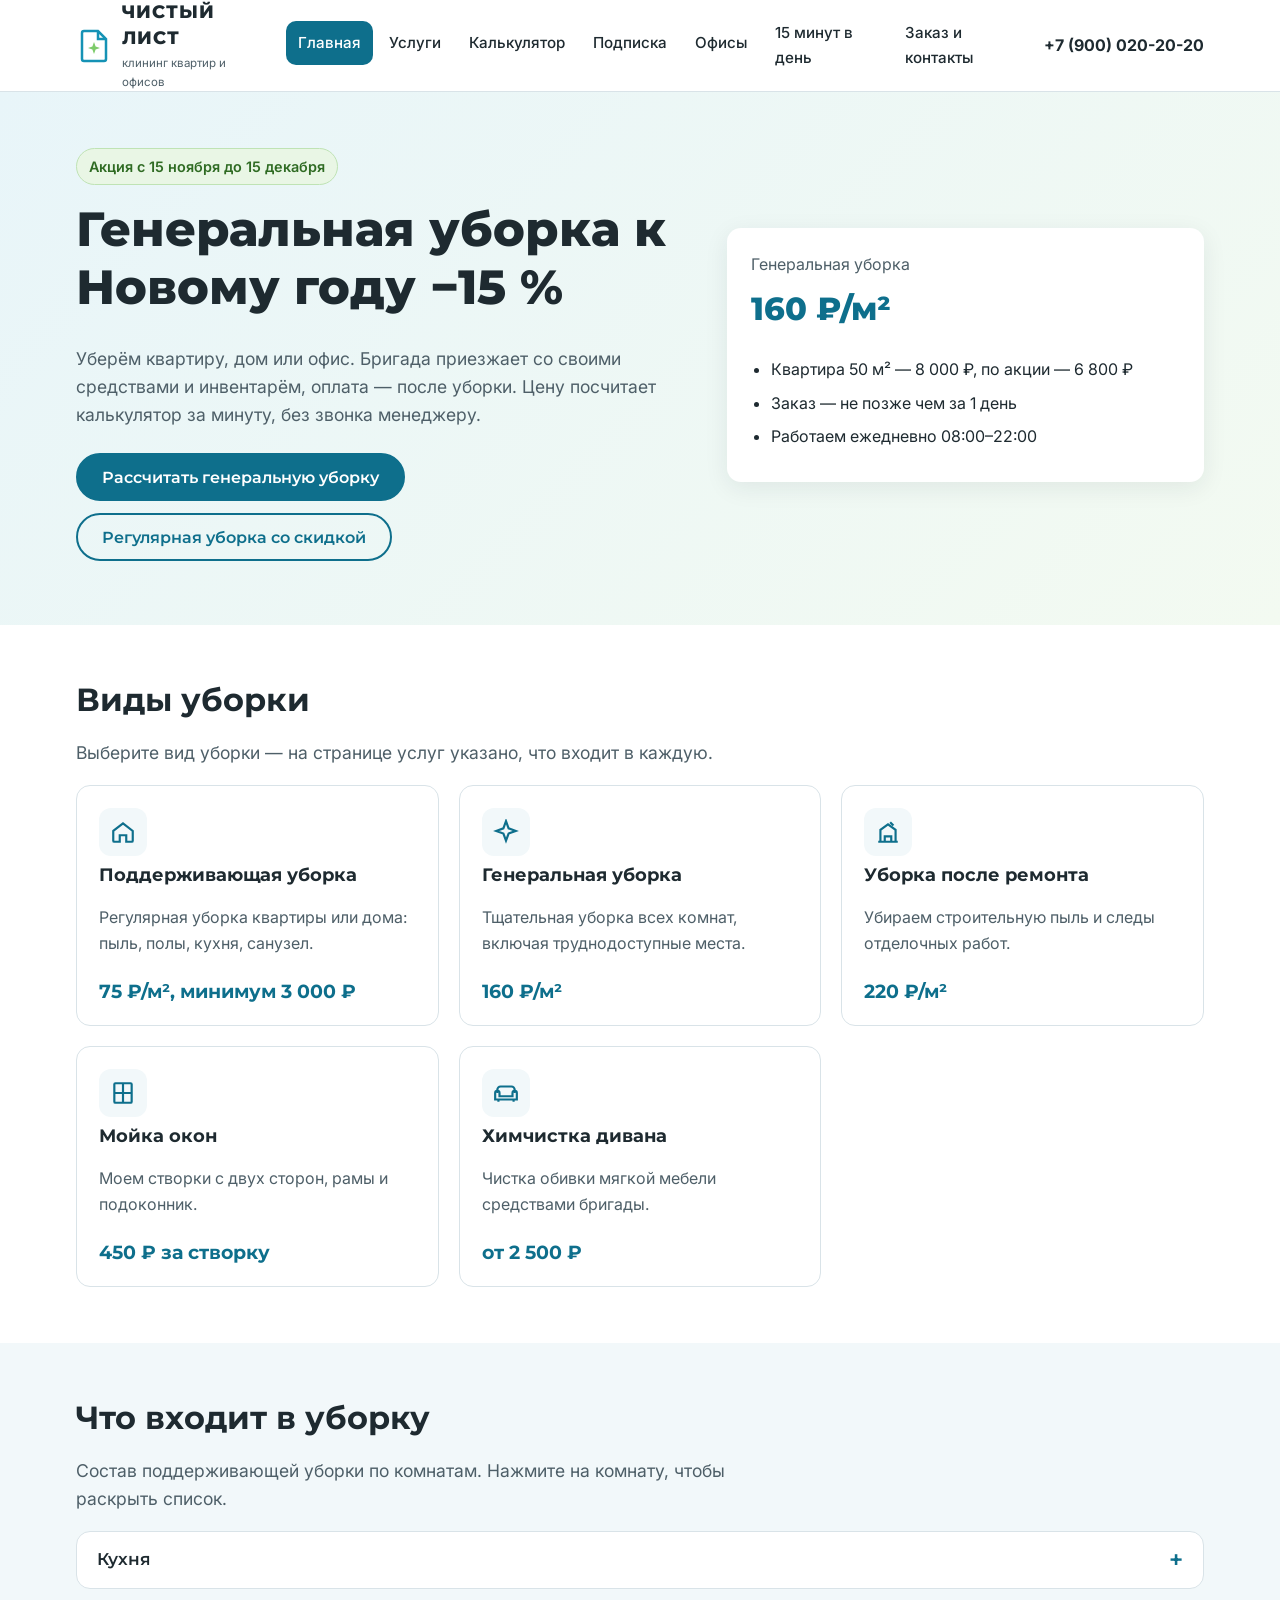
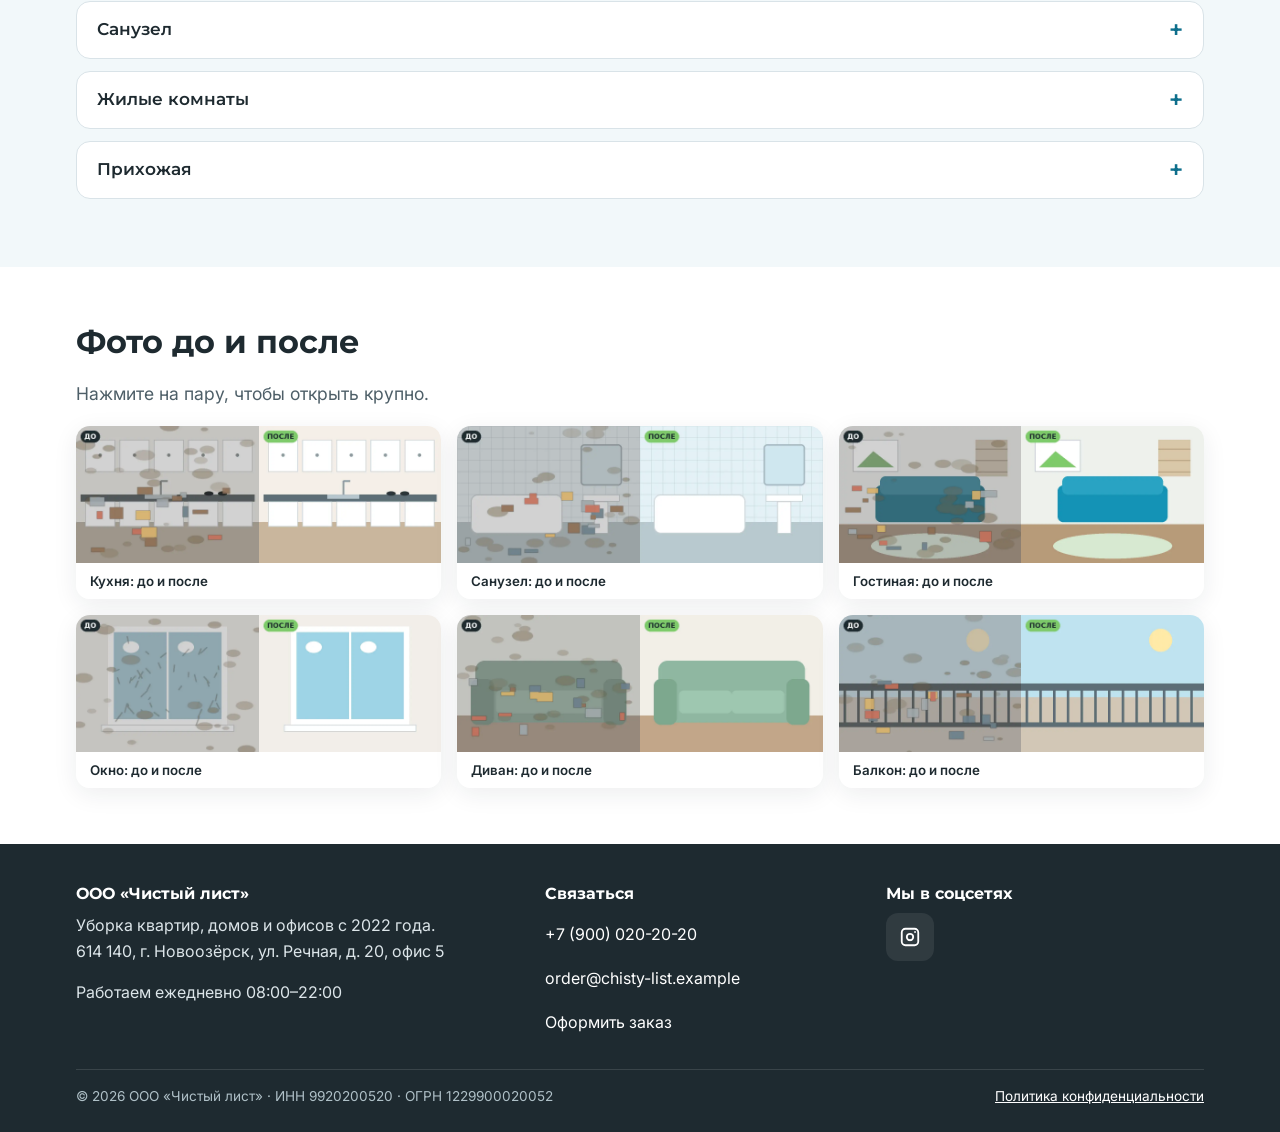
<file: index.html>
<!doctype html>
<html lang="ru">
<head>
<meta charset="utf-8">
<meta name="viewport" content="width=device-width, initial-scale=1">
<!-- Google tag (gtag.js) -->
<script async src="https://www.googletagmanager.com/gtag/js?id=G-TCNW88BN83"></script>
<script>
  window.dataLayer = window.dataLayer || [];
  function gtag(){dataLayer.push(arguments);}
  gtag('js', new Date());
  // Режим отладки для DebugView: включается адресом ?debug_mode=1 и держится до закрытия вкладки.
  var gaDebug = false;
  try {
    if (/[?&]debug_mode=1/.test(location.search)) sessionStorage.setItem('ga_debug', '1');
    gaDebug = sessionStorage.getItem('ga_debug') === '1';
  } catch (e) {}
  gtag('config', 'G-TCNW88BN83', gaDebug ? { debug_mode: true } : {});
</script>
<title>Чистый лист — уборка квартир, домов и офисов в Новоозёрске</title>
<meta name="description" content="Поддерживающая уборка от 75 ₽/м², генеральная — 160 ₽/м². Генеральная уборка к Новому году −15 % при заказе до 15 декабря. Расчёт цены онлайн.">
<link rel="canonical" href="https://tz-20-klining-chistyy-list.vercel.app/">
<meta property="og:type" content="website">
<meta property="og:locale" content="ru_RU">
<meta property="og:site_name" content="Чистый лист — клининг квартир и офисов">
<meta property="og:title" content="Чистый лист — уборка квартир, домов и офисов в Новоозёрске">
<meta property="og:description" content="Поддерживающая уборка от 75 ₽/м², генеральная — 160 ₽/м². Генеральная уборка к Новому году −15 % при заказе до 15 декабря. Расчёт цены онлайн.">
<meta property="og:url" content="https://tz-20-klining-chistyy-list.vercel.app/">
<meta property="og:image" content="https://tz-20-klining-chistyy-list.vercel.app/img/og-image.jpg">
<meta property="og:image:width" content="1200">
<meta property="og:image:height" content="630">
<meta name="theme-color" content="#1592B5">
<link rel="icon" href="favicon.ico" sizes="any">
<link rel="icon" href="img/favicon.svg" type="image/svg+xml">
<link rel="apple-touch-icon" href="img/apple-touch-icon.png">
<link rel="preconnect" href="https://fonts.googleapis.com">
<link rel="preconnect" href="https://fonts.gstatic.com" crossorigin>
<link rel="stylesheet" href="https://fonts.googleapis.com/css2?family=Inter:wght@400;500;600;700&amp;family=Montserrat:wght@600;700;800&amp;display=swap">
<link rel="stylesheet" href="css/style.css">
<script src="js/analytics.js" defer></script>
<script src="js/main.js" defer></script>
</head>
<body>
<a class="skip-link" href="#main">Перейти к содержанию</a>
<header class="header">
  <div class="wrap header__inner">
    <a class="logo" href="index.html" aria-label="Чистый лист — на главную">
      <svg class="logo__mark" viewBox="0 0 36 36" aria-hidden="true"><path d="M8 3h14l8 8v20a2 2 0 0 1-2 2H8a2 2 0 0 1-2-2V5a2 2 0 0 1 2-2z" fill="#fff" stroke="#1592B5" stroke-width="2.5"/><path d="M22 3v8h8" fill="none" stroke="#1592B5" stroke-width="2.5"/><path d="M18 14l1.6 4.4L24 20l-4.4 1.6L18 26l-1.6-4.4L12 20l4.4-1.6z" fill="#7DCB6A"/></svg>
      <span><span class="logo__name">ЧИСТЫЙ ЛИСТ</span><span class="logo__sub">клининг квартир и офисов</span></span>
    </a>
    <nav class="nav" id="nav" aria-label="Главное меню">
      <ul class="nav__list">
        <li><a class="nav__link" href="index.html" aria-current="page">Главная</a></li><li><a class="nav__link" href="services.html">Услуги</a></li><li><a class="nav__link" href="calculator.html">Калькулятор</a></li><li><a class="nav__link" href="subscription.html">Подписка</a></li><li><a class="nav__link" href="office.html">Офисы</a></li><li><a class="nav__link" href="tips.html">15 минут в день</a></li><li><a class="nav__link" href="contacts.html">Заказ и контакты</a></li>
      </ul>
    </nav>
    <a class="header__phone" href="tel:+79000202020" data-event="contact_click" data-contact-type="phone">+7 (900) 020-20-20</a>
    <button class="nav-toggle" type="button" aria-controls="nav" aria-expanded="false" aria-label="Открыть меню"><span></span></button>
  </div>
</header>
<main id="main">
<section class="hero">
  <div class="wrap hero__grid">
    <div>
      <span class="badge">Акция с 15 ноября до 15 декабря</span>
      <h1>Генеральная уборка к Новому году −15 %</h1>
      <p class="lead">Уберём квартиру, дом или офис. Бригада приезжает со своими средствами и инвентарём, оплата — после уборки. Цену посчитает калькулятор за минуту, без звонка менеджеру.</p>
      <div class="hero__actions">
        <a class="btn" href="calculator.html?type=deep" data-event="cta_click" data-button-name="hero_calc_deep" data-page-section="hero">Рассчитать генеральную уборку</a>
        <a class="btn btn--ghost" href="subscription.html" data-event="cta_click" data-button-name="hero_subscription" data-page-section="hero">Регулярная уборка со скидкой</a>
      </div>
    </div>
    <div class="hero__card">
      <p class="muted">Генеральная уборка</p>
      <p class="price-big">160 ₽/м²</p>
      <ul>
        <li>Квартира 50 м² — 8 000 ₽, по акции — 6 800 ₽</li>
        <li>Заказ — не позже чем за 1 день</li>
        <li>Работаем ежедневно 08:00–22:00</li>
      </ul>
    </div>
  </div>
</section>
<section class="section" aria-labelledby="types">
  <div class="wrap">
    <h2 id="types">Виды уборки</h2>
    <p class="lead">Выберите вид уборки — на странице услуг указано, что входит в каждую.</p>
    <div class="grid grid--3"><a class="card card--link" href="services.html#regular" data-event="service_view" data-cleaning-type="regular"><span class="card__icon"><svg width="26" height="26" viewBox="0 0 24 24" fill="none" stroke="currentColor" stroke-width="2" aria-hidden="true"><path d="M3 11l9-7 9 7v9a1 1 0 0 1-1 1h-5v-6H9v6H4a1 1 0 0 1-1-1z"/></svg></span><h3>Поддерживающая уборка</h3><p class="muted">Регулярная уборка квартиры или дома: пыль, полы, кухня, санузел.</p><span class="card__price">75 ₽/м², минимум 3 000 ₽</span></a><a class="card card--link" href="services.html#deep" data-event="service_view" data-cleaning-type="deep"><span class="card__icon"><svg width="26" height="26" viewBox="0 0 24 24" fill="none" stroke="currentColor" stroke-width="2" aria-hidden="true"><path d="M12 2l2.4 6.6L21 11l-6.6 2.4L12 20l-2.4-6.6L3 11l6.6-2.4z"/></svg></span><h3>Генеральная уборка</h3><p class="muted">Тщательная уборка всех комнат, включая труднодоступные места.</p><span class="card__price">160 ₽/м²</span></a><a class="card card--link" href="services.html#after_repair" data-event="service_view" data-cleaning-type="after_repair"><span class="card__icon"><svg width="26" height="26" viewBox="0 0 24 24" fill="none" stroke="currentColor" stroke-width="2" aria-hidden="true"><path d="M3 21h18M5 21V10l7-5 7 5v11M9 21v-5h6v5"/><path d="M14 3l3 3"/></svg></span><h3>Уборка после ремонта</h3><p class="muted">Убираем строительную пыль и следы отделочных работ.</p><span class="card__price">220 ₽/м²</span></a><a class="card card--link" href="services.html#windows" data-event="service_view" data-cleaning-type="windows"><span class="card__icon"><svg width="26" height="26" viewBox="0 0 24 24" fill="none" stroke="currentColor" stroke-width="2" aria-hidden="true"><rect x="4" y="3" width="16" height="18" rx="1"/><path d="M12 3v18M4 12h16"/></svg></span><h3>Мойка окон</h3><p class="muted">Моем створки с двух сторон, рамы и подоконник.</p><span class="card__price">450 ₽ за створку</span></a><a class="card card--link" href="services.html#upholstery" data-event="service_view" data-cleaning-type="upholstery"><span class="card__icon"><svg width="26" height="26" viewBox="0 0 24 24" fill="none" stroke="currentColor" stroke-width="2" aria-hidden="true"><path d="M4 12V9a3 3 0 0 1 3-3h10a3 3 0 0 1 3 3v3"/><path d="M2 12a2 2 0 0 1 4 0v3h12v-3a2 2 0 0 1 4 0v6H2zM5 18v2M19 18v2"/></svg></span><h3>Химчистка дивана</h3><p class="muted">Чистка обивки мягкой мебели средствами бригады.</p><span class="card__price">от 2 500 ₽</span></a></div>
  </div>
</section>
<section class="section section--soft faq" aria-labelledby="included">
  <div class="wrap">
    <h2 id="included">Что входит в уборку</h2>
    <p class="lead">Состав поддерживающей уборки по комнатам. Нажмите на комнату, чтобы раскрыть список.</p>
    <details data-event="faq_open" data-question-id="kitchen"><summary>Кухня</summary><div class="faq__body"><ul><li>Столешница, фартук и фасады шкафов снаружи</li><li>Плита снаружи и мойка</li><li>Стол, стулья, подоконник</li><li>Пол: пылесос и влажная уборка</li><li>Духовка и холодильник внутри — дополнительно: 700 ₽ и 600 ₽</li></ul></div></details><details data-event="faq_open" data-question-id="bathroom"><summary>Санузел</summary><div class="faq__body"><ul><li>Ванна или душевая кабина</li><li>Раковина, смеситель и зеркало</li><li>Унитаз снаружи и внутри</li><li>Плитка на уровне брызг</li><li>Пол</li></ul></div></details><details data-event="faq_open" data-question-id="rooms"><summary>Жилые комнаты</summary><div class="faq__body"><ul><li>Пыль с мебели, полок и техники</li><li>Зеркала и стеклянные поверхности</li><li>Заправка кровати (бельё ваше)</li><li>Пол: пылесос и влажная уборка</li><li>Балкон — дополнительно: 900 ₽</li></ul></div></details><details data-event="faq_open" data-question-id="hallway"><summary>Прихожая</summary><div class="faq__body"><ul><li>Входная дверь с внутренней стороны</li><li>Зеркало и полки</li><li>Обувница снаружи</li><li>Пол и коврик</li></ul></div></details>
  </div>
</section>
<section class="section" aria-labelledby="photos">
  <div class="wrap">
    <h2 id="photos">Фото до и после</h2>
    <p class="lead">Нажмите на пару, чтобы открыть крупно.</p>
    <div class="gallery"><button class="gallery__item" type="button" data-event="gallery_view" data-photo-index="1" data-room="kitchen" data-title="Кухня"><span class="gallery__pair"><img src="img/before-kitchen.webp" alt="Кухня до уборки" width="400" height="300" loading="lazy"><img src="img/after-kitchen.webp" alt="Кухня после уборки" width="400" height="300" loading="lazy"></span><span class="gallery__caption">Кухня: до и после</span></button><button class="gallery__item" type="button" data-event="gallery_view" data-photo-index="2" data-room="bathroom" data-title="Санузел"><span class="gallery__pair"><img src="img/before-bathroom.webp" alt="Санузел до уборки" width="400" height="300" loading="lazy"><img src="img/after-bathroom.webp" alt="Санузел после уборки" width="400" height="300" loading="lazy"></span><span class="gallery__caption">Санузел: до и после</span></button><button class="gallery__item" type="button" data-event="gallery_view" data-photo-index="3" data-room="living" data-title="Гостиная"><span class="gallery__pair"><img src="img/before-living.webp" alt="Гостиная до уборки" width="400" height="300" loading="lazy"><img src="img/after-living.webp" alt="Гостиная после уборки" width="400" height="300" loading="lazy"></span><span class="gallery__caption">Гостиная: до и после</span></button><button class="gallery__item" type="button" data-event="gallery_view" data-photo-index="4" data-room="window" data-title="Окно"><span class="gallery__pair"><img src="img/before-window.webp" alt="Окно до уборки" width="400" height="300" loading="lazy"><img src="img/after-window.webp" alt="Окно после уборки" width="400" height="300" loading="lazy"></span><span class="gallery__caption">Окно: до и после</span></button><button class="gallery__item" type="button" data-event="gallery_view" data-photo-index="5" data-room="sofa" data-title="Диван"><span class="gallery__pair"><img src="img/before-sofa.webp" alt="Диван до уборки" width="400" height="300" loading="lazy"><img src="img/after-sofa.webp" alt="Диван после уборки" width="400" height="300" loading="lazy"></span><span class="gallery__caption">Диван: до и после</span></button><button class="gallery__item" type="button" data-event="gallery_view" data-photo-index="6" data-room="balcony" data-title="Балкон"><span class="gallery__pair"><img src="img/before-balcony.webp" alt="Балкон до уборки" width="400" height="300" loading="lazy"><img src="img/after-balcony.webp" alt="Балкон после уборки" width="400" height="300" loading="lazy"></span><span class="gallery__caption">Балкон: до и после</span></button></div>
  </div>
</section>
<div class="lightbox" id="lightbox" role="dialog" aria-modal="true" aria-label="Фото до и после">
  <div class="lightbox__inner">
    <button class="btn btn--ghost lightbox__close" type="button" data-close>Закрыть</button>
    <h2 class="lightbox__title" id="lightbox-title"></h2>
    <div class="lightbox__pair">
      <figure><img id="lb-before" src="img/before-kitchen.webp" alt="" width="800" height="600"><figcaption>До</figcaption></figure>
      <figure><img id="lb-after" src="img/after-kitchen.webp" alt="" width="800" height="600"><figcaption>После</figcaption></figure>
    </div>
  </div>
</div>
</main>
<footer class="footer">
  <div class="wrap">
    <div class="footer__grid">
      <div>
        <h2>ООО «Чистый лист»</h2>
        <p>Уборка квартир, домов и офисов с 2022 года.<br>614 140, г. Новоозёрск, ул. Речная, д. 20, офис 5</p>
        <p>Работаем ежедневно 08:00–22:00</p>
      </div>
      <div>
        <h2>Связаться</h2>
        <ul>
          <li><a href="tel:+79000202020" data-event="contact_click" data-contact-type="phone">+7 (900) 020-20-20</a></li>
          <li><a href="mailto:order@chisty-list.example" data-event="contact_click" data-contact-type="email">order@chisty-list.example</a></li>
          <li><a href="contacts.html">Оформить заказ</a></li>
        </ul>
      </div>
      <div>
        <h2>Мы в соцсетях</h2>
        <div class="socials"><a href="https://www.instagram.com/nzzerae/" target="_blank" rel="noopener" aria-label="Instagram" data-event="social_click" data-network="instagram" data-page-section="footer"><svg viewBox="0 0 24 24" aria-hidden="true"><path d="M7 2h10a5 5 0 0 1 5 5v10a5 5 0 0 1-5 5H7a5 5 0 0 1-5-5V7a5 5 0 0 1 5-5zm0 2a3 3 0 0 0-3 3v10a3 3 0 0 0 3 3h10a3 3 0 0 0 3-3V7a3 3 0 0 0-3-3H7zm5 3.5a4.5 4.5 0 1 1 0 9 4.5 4.5 0 0 1 0-9zm0 2a2.5 2.5 0 1 0 0 5 2.5 2.5 0 0 0 0-5zM17.5 5.5a1 1 0 1 1 0 2 1 1 0 0 1 0-2z"/></svg></a></div>
      </div>
    </div>
    <div class="footer__bottom">
      <span>© 2026 ООО «Чистый лист» · ИНН 9920200520 · ОГРН 1229900020052</span>
      <a href="privacy.html">Политика конфиденциальности</a>
    </div>
  </div>
</footer>
</body>
</html>
</file>
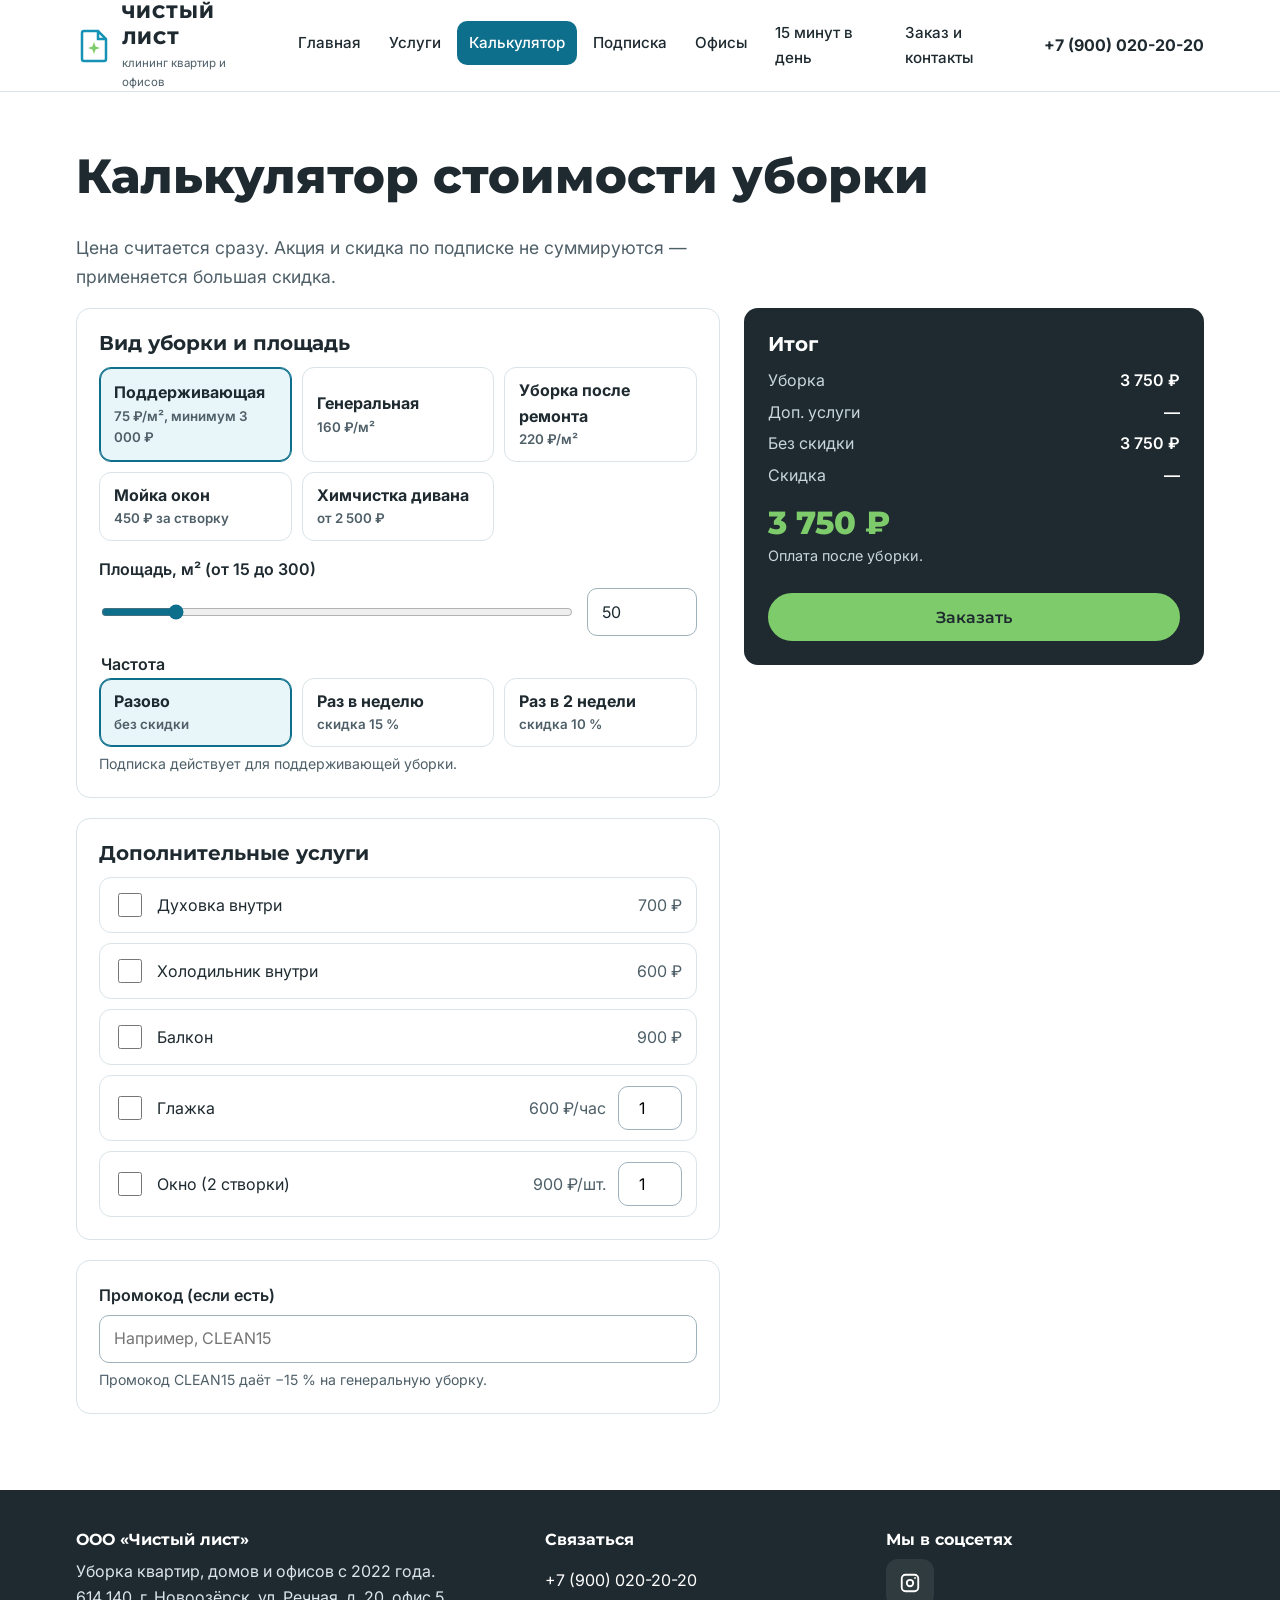
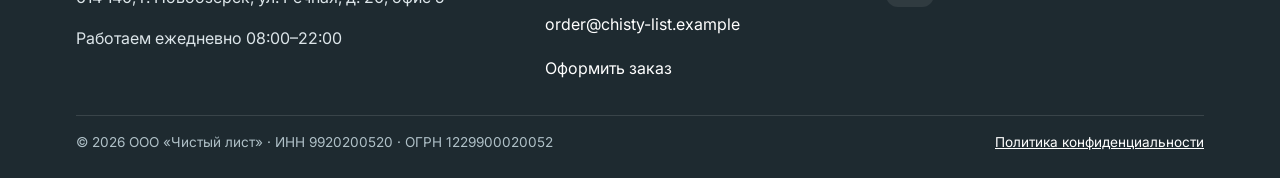
<file: calculator.html>
<!doctype html>
<html lang="ru">
<head>
<meta charset="utf-8">
<meta name="viewport" content="width=device-width, initial-scale=1">
<!-- Google tag (gtag.js) -->
<script async src="https://www.googletagmanager.com/gtag/js?id=G-TCNW88BN83"></script>
<script>
  window.dataLayer = window.dataLayer || [];
  function gtag(){dataLayer.push(arguments);}
  gtag('js', new Date());
  // Режим отладки для DebugView: включается адресом ?debug_mode=1 и держится до закрытия вкладки.
  var gaDebug = false;
  try {
    if (/[?&]debug_mode=1/.test(location.search)) sessionStorage.setItem('ga_debug', '1');
    gaDebug = sessionStorage.getItem('ga_debug') === '1';
  } catch (e) {}
  gtag('config', 'G-TCNW88BN83', gaDebug ? { debug_mode: true } : {});
</script>
<title>Калькулятор стоимости уборки — Чистый лист</title>
<meta name="description" content="Посчитайте точную стоимость уборки: вид уборки, площадь от 15 до 300 м², дополнительные услуги и скидка по подписке или акции.">
<link rel="canonical" href="https://tz-20-klining-chistyy-list.vercel.app/calculator.html">
<meta property="og:type" content="website">
<meta property="og:locale" content="ru_RU">
<meta property="og:site_name" content="Чистый лист — клининг квартир и офисов">
<meta property="og:title" content="Калькулятор стоимости уборки — Чистый лист">
<meta property="og:description" content="Посчитайте точную стоимость уборки: вид уборки, площадь от 15 до 300 м², дополнительные услуги и скидка по подписке или акции.">
<meta property="og:url" content="https://tz-20-klining-chistyy-list.vercel.app/calculator.html">
<meta property="og:image" content="https://tz-20-klining-chistyy-list.vercel.app/img/og-image.jpg">
<meta property="og:image:width" content="1200">
<meta property="og:image:height" content="630">
<meta name="theme-color" content="#1592B5">
<link rel="icon" href="favicon.ico" sizes="any">
<link rel="icon" href="img/favicon.svg" type="image/svg+xml">
<link rel="apple-touch-icon" href="img/apple-touch-icon.png">
<link rel="preconnect" href="https://fonts.googleapis.com">
<link rel="preconnect" href="https://fonts.gstatic.com" crossorigin>
<link rel="stylesheet" href="https://fonts.googleapis.com/css2?family=Inter:wght@400;500;600;700&amp;family=Montserrat:wght@600;700;800&amp;display=swap">
<link rel="stylesheet" href="css/style.css">
<script src="js/analytics.js" defer></script>
<script src="js/main.js" defer></script>
</head>
<body>
<a class="skip-link" href="#main">Перейти к содержанию</a>
<header class="header">
  <div class="wrap header__inner">
    <a class="logo" href="index.html" aria-label="Чистый лист — на главную">
      <svg class="logo__mark" viewBox="0 0 36 36" aria-hidden="true"><path d="M8 3h14l8 8v20a2 2 0 0 1-2 2H8a2 2 0 0 1-2-2V5a2 2 0 0 1 2-2z" fill="#fff" stroke="#1592B5" stroke-width="2.5"/><path d="M22 3v8h8" fill="none" stroke="#1592B5" stroke-width="2.5"/><path d="M18 14l1.6 4.4L24 20l-4.4 1.6L18 26l-1.6-4.4L12 20l4.4-1.6z" fill="#7DCB6A"/></svg>
      <span><span class="logo__name">ЧИСТЫЙ ЛИСТ</span><span class="logo__sub">клининг квартир и офисов</span></span>
    </a>
    <nav class="nav" id="nav" aria-label="Главное меню">
      <ul class="nav__list">
        <li><a class="nav__link" href="index.html">Главная</a></li><li><a class="nav__link" href="services.html">Услуги</a></li><li><a class="nav__link" href="calculator.html" aria-current="page">Калькулятор</a></li><li><a class="nav__link" href="subscription.html">Подписка</a></li><li><a class="nav__link" href="office.html">Офисы</a></li><li><a class="nav__link" href="tips.html">15 минут в день</a></li><li><a class="nav__link" href="contacts.html">Заказ и контакты</a></li>
      </ul>
    </nav>
    <a class="header__phone" href="tel:+79000202020" data-event="contact_click" data-contact-type="phone">+7 (900) 020-20-20</a>
    <button class="nav-toggle" type="button" aria-controls="nav" aria-expanded="false" aria-label="Открыть меню"><span></span></button>
  </div>
</header>
<main id="main">
<section class="section">
  <div class="wrap">
    <h1>Калькулятор стоимости уборки</h1>
    <p class="lead">Цена считается сразу. Акция и скидка по подписке не суммируются — применяется большая скидка.</p>
    <div class="calc" id="calc">
      <div>
        <div class="panel">
          <h2>Вид уборки и площадь</h2>
          <fieldset class="field" style="border:0;padding:0;margin:0 0 16px">
            <legend class="visually-hidden">Вид уборки</legend>
            <div class="options"><label class="option"><input type="radio" name="cleaning_type" value="regular" checked><span><strong>Поддерживающая</strong><small>75 ₽/м², минимум 3 000 ₽</small></span></label><label class="option"><input type="radio" name="cleaning_type" value="deep"><span><strong>Генеральная</strong><small>160 ₽/м²</small></span></label><label class="option"><input type="radio" name="cleaning_type" value="after_repair"><span><strong>Уборка после ремонта</strong><small>220 ₽/м²</small></span></label><label class="option"><input type="radio" name="cleaning_type" value="windows"><span><strong>Мойка окон</strong><small>450 ₽ за створку</small></span></label><label class="option"><input type="radio" name="cleaning_type" value="upholstery"><span><strong>Химчистка дивана</strong><small>от 2 500 ₽</small></span></label></div>
          </fieldset>
          <div class="field">
            <label for="area">Площадь, м² (от 15 до 300)</label>
            <div class="range-row">
              <input type="range" id="area-range" min="15" max="300" step="1" value="50" aria-label="Площадь, ползунок">
              <input type="number" id="area" min="15" max="300" step="1" value="50" inputmode="numeric">
            </div>
          </div>
          <div class="field" id="sash-field" hidden>
            <label for="sashes">Количество створок</label>
            <input type="number" id="sashes" min="1" max="50" value="4" inputmode="numeric">
            <span class="field__hint">Мойка окон — 450 ₽ за створку.</span>
          </div>
          <fieldset class="field" style="border:0;padding:0;margin:16px 0 0">
            <legend>Частота</legend>
            <div class="options">
              <label class="option"><input type="radio" name="frequency" value="once" checked><span><strong>Разово</strong><small>без скидки</small></span></label>
              <label class="option"><input type="radio" name="frequency" value="weekly"><span><strong>Раз в неделю</strong><small>скидка 15 %</small></span></label>
              <label class="option"><input type="radio" name="frequency" value="biweekly"><span><strong>Раз в 2 недели</strong><small>скидка 10 %</small></span></label>
            </div>
            <span class="field__hint" id="freq-hint">Подписка действует для поддерживающей уборки.</span>
          </fieldset>
        </div>
        <div class="panel">
          <h2>Дополнительные услуги</h2>
          <div class="extras"><div class="extra"><label><input type="checkbox" name="extra" value="oven" data-event="extra_toggle" data-extra-name="oven"><span>Духовка внутри</span></label><span class="extra__price">700 ₽</span></div><div class="extra"><label><input type="checkbox" name="extra" value="fridge" data-event="extra_toggle" data-extra-name="fridge"><span>Холодильник внутри</span></label><span class="extra__price">600 ₽</span></div><div class="extra"><label><input type="checkbox" name="extra" value="balcony" data-event="extra_toggle" data-extra-name="balcony"><span>Балкон</span></label><span class="extra__price">900 ₽</span></div><div class="extra"><label><input type="checkbox" name="extra" value="ironing" data-event="extra_toggle" data-extra-name="ironing"><span>Глажка</span></label><span class="extra__price">600 ₽/час</span><span class="qty"><input type="number" min="1" max="10" value="1" data-qty="ironing" aria-label="Глажка: количество, часов"></span></div><div class="extra"><label><input type="checkbox" name="extra" value="window_2sash" data-event="extra_toggle" data-extra-name="window_2sash"><span>Окно (2 створки)</span></label><span class="extra__price">900 ₽/шт.</span><span class="qty"><input type="number" min="1" max="10" value="1" data-qty="window_2sash" aria-label="Окно (2 створки): количество, шт."></span></div></div>
        </div>
        <div class="panel">
          <div class="field">
            <label for="promo">Промокод (если есть)</label>
            <input type="text" id="promo" autocomplete="off" placeholder="Например, CLEAN15" maxlength="20">
            <span class="field__hint" id="promo-hint">Промокод CLEAN15 даёт −15 % на генеральную уборку.</span>
          </div>
        </div>
      </div>
      <aside class="summary" aria-live="polite">
        <h2>Итог</h2>
        <dl>
          <dt>Уборка</dt><dd id="sum-base">—</dd>
          <dt>Доп. услуги</dt><dd id="sum-extras">—</dd>
          <dt>Без скидки</dt><dd id="sum-subtotal">—</dd>
          <dt id="sum-discount-label">Скидка</dt><dd id="sum-discount">—</dd>
        </dl>
        <div class="summary__total" id="sum-total">—</div>
        <p class="muted small" id="sum-note">Оплата после уборки.</p>
        <a class="btn btn--green btn--block" href="contacts.html#order" data-event="cta_click" data-button-name="calc_order" data-page-section="calc_summary">Заказать</a>
      </aside>
    </div>
  </div>
</section>
</main>
<footer class="footer">
  <div class="wrap">
    <div class="footer__grid">
      <div>
        <h2>ООО «Чистый лист»</h2>
        <p>Уборка квартир, домов и офисов с 2022 года.<br>614 140, г. Новоозёрск, ул. Речная, д. 20, офис 5</p>
        <p>Работаем ежедневно 08:00–22:00</p>
      </div>
      <div>
        <h2>Связаться</h2>
        <ul>
          <li><a href="tel:+79000202020" data-event="contact_click" data-contact-type="phone">+7 (900) 020-20-20</a></li>
          <li><a href="mailto:order@chisty-list.example" data-event="contact_click" data-contact-type="email">order@chisty-list.example</a></li>
          <li><a href="contacts.html">Оформить заказ</a></li>
        </ul>
      </div>
      <div>
        <h2>Мы в соцсетях</h2>
        <div class="socials"><a href="https://www.instagram.com/nzzerae/" target="_blank" rel="noopener" aria-label="Instagram" data-event="social_click" data-network="instagram" data-page-section="footer"><svg viewBox="0 0 24 24" aria-hidden="true"><path d="M7 2h10a5 5 0 0 1 5 5v10a5 5 0 0 1-5 5H7a5 5 0 0 1-5-5V7a5 5 0 0 1 5-5zm0 2a3 3 0 0 0-3 3v10a3 3 0 0 0 3 3h10a3 3 0 0 0 3-3V7a3 3 0 0 0-3-3H7zm5 3.5a4.5 4.5 0 1 1 0 9 4.5 4.5 0 0 1 0-9zm0 2a2.5 2.5 0 1 0 0 5 2.5 2.5 0 0 0 0-5zM17.5 5.5a1 1 0 1 1 0 2 1 1 0 0 1 0-2z"/></svg></a></div>
      </div>
    </div>
    <div class="footer__bottom">
      <span>© 2026 ООО «Чистый лист» · ИНН 9920200520 · ОГРН 1229900020052</span>
      <a href="privacy.html">Политика конфиденциальности</a>
    </div>
  </div>
</footer>
<script src="js/calculator.js" defer></script>
</body>
</html>
</file>
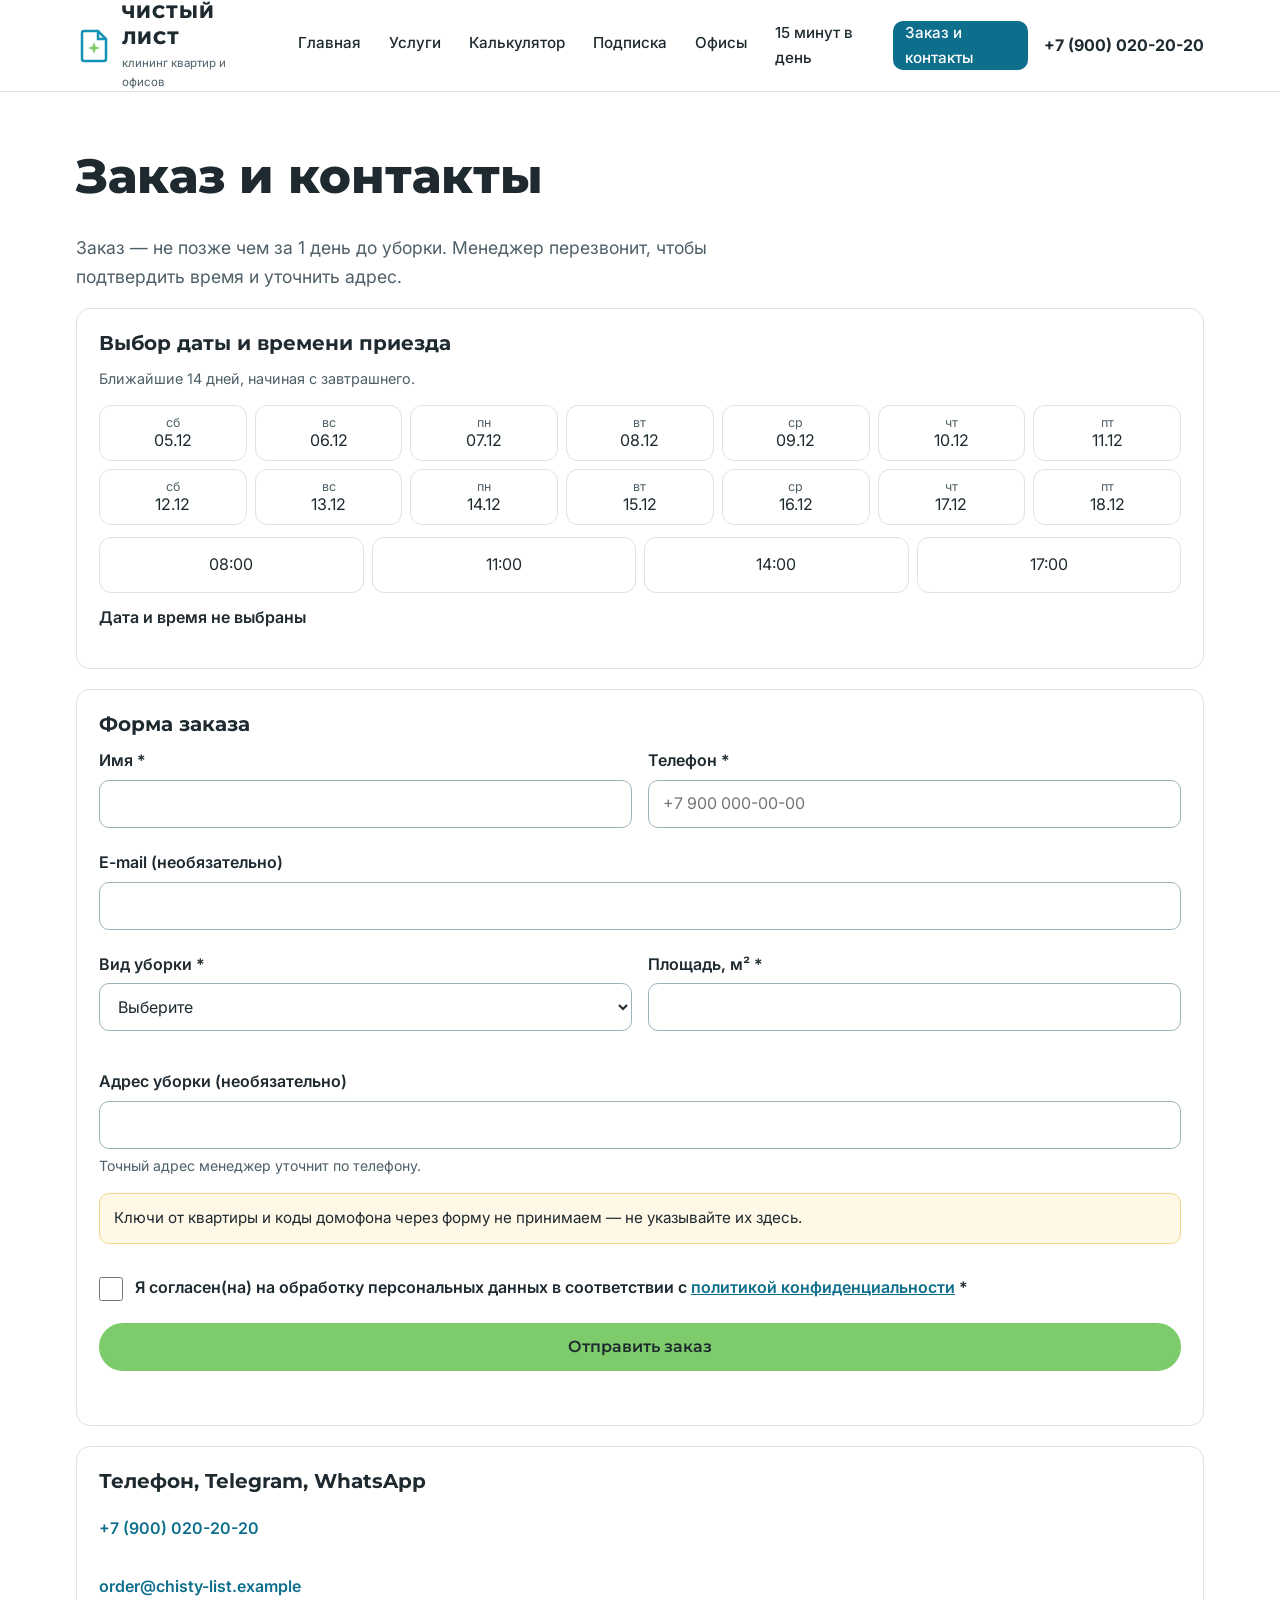
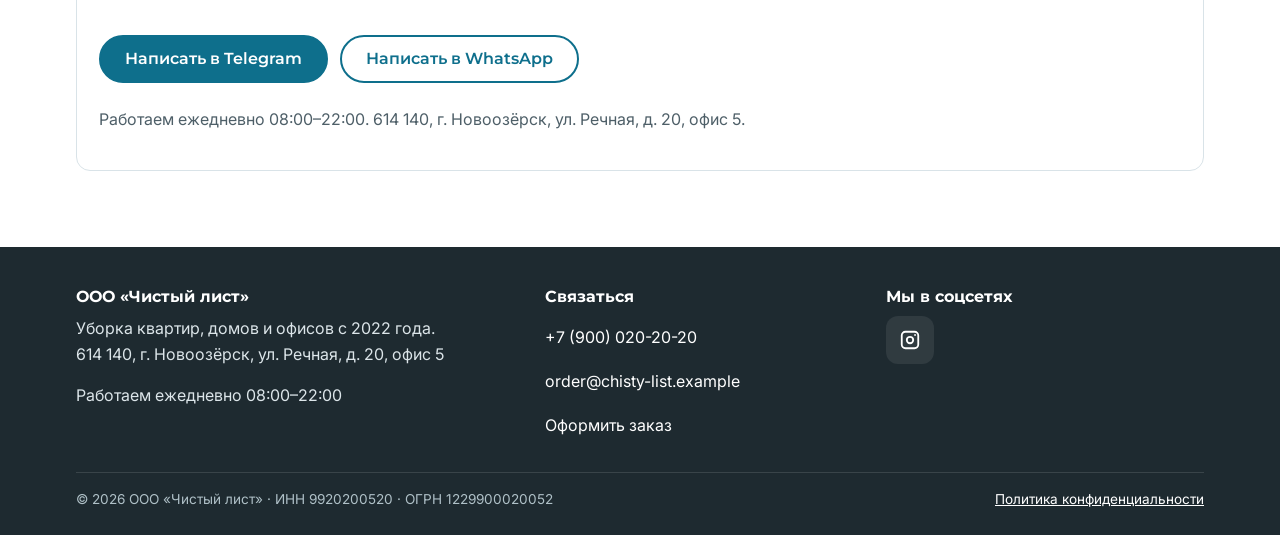
<file: contacts.html>
<!doctype html>
<html lang="ru">
<head>
<meta charset="utf-8">
<meta name="viewport" content="width=device-width, initial-scale=1">
<!-- Google tag (gtag.js) -->
<script async src="https://www.googletagmanager.com/gtag/js?id=G-TCNW88BN83"></script>
<script>
  window.dataLayer = window.dataLayer || [];
  function gtag(){dataLayer.push(arguments);}
  gtag('js', new Date());
  // Режим отладки для DebugView: включается адресом ?debug_mode=1 и держится до закрытия вкладки.
  var gaDebug = false;
  try {
    if (/[?&]debug_mode=1/.test(location.search)) sessionStorage.setItem('ga_debug', '1');
    gaDebug = sessionStorage.getItem('ga_debug') === '1';
  } catch (e) {}
  gtag('config', 'G-TCNW88BN83', gaDebug ? { debug_mode: true } : {});
</script>
<title>Заказ уборки и контакты — Чистый лист</title>
<meta name="description" content="Выберите дату и время приезда бригады и оформите заказ уборки. Телефон, Telegram и WhatsApp. Работаем ежедневно 08:00–22:00.">
<link rel="canonical" href="https://tz-20-klining-chistyy-list.vercel.app/contacts.html">
<meta property="og:type" content="website">
<meta property="og:locale" content="ru_RU">
<meta property="og:site_name" content="Чистый лист — клининг квартир и офисов">
<meta property="og:title" content="Заказ уборки и контакты — Чистый лист">
<meta property="og:description" content="Выберите дату и время приезда бригады и оформите заказ уборки. Телефон, Telegram и WhatsApp. Работаем ежедневно 08:00–22:00.">
<meta property="og:url" content="https://tz-20-klining-chistyy-list.vercel.app/contacts.html">
<meta property="og:image" content="https://tz-20-klining-chistyy-list.vercel.app/img/og-image.jpg">
<meta property="og:image:width" content="1200">
<meta property="og:image:height" content="630">
<meta name="theme-color" content="#1592B5">
<link rel="icon" href="favicon.ico" sizes="any">
<link rel="icon" href="img/favicon.svg" type="image/svg+xml">
<link rel="apple-touch-icon" href="img/apple-touch-icon.png">
<link rel="preconnect" href="https://fonts.googleapis.com">
<link rel="preconnect" href="https://fonts.gstatic.com" crossorigin>
<link rel="stylesheet" href="https://fonts.googleapis.com/css2?family=Inter:wght@400;500;600;700&amp;family=Montserrat:wght@600;700;800&amp;display=swap">
<link rel="stylesheet" href="css/style.css">
<script src="js/analytics.js" defer></script>
<script src="js/main.js" defer></script>
</head>
<body>
<a class="skip-link" href="#main">Перейти к содержанию</a>
<header class="header">
  <div class="wrap header__inner">
    <a class="logo" href="index.html" aria-label="Чистый лист — на главную">
      <svg class="logo__mark" viewBox="0 0 36 36" aria-hidden="true"><path d="M8 3h14l8 8v20a2 2 0 0 1-2 2H8a2 2 0 0 1-2-2V5a2 2 0 0 1 2-2z" fill="#fff" stroke="#1592B5" stroke-width="2.5"/><path d="M22 3v8h8" fill="none" stroke="#1592B5" stroke-width="2.5"/><path d="M18 14l1.6 4.4L24 20l-4.4 1.6L18 26l-1.6-4.4L12 20l4.4-1.6z" fill="#7DCB6A"/></svg>
      <span><span class="logo__name">ЧИСТЫЙ ЛИСТ</span><span class="logo__sub">клининг квартир и офисов</span></span>
    </a>
    <nav class="nav" id="nav" aria-label="Главное меню">
      <ul class="nav__list">
        <li><a class="nav__link" href="index.html">Главная</a></li><li><a class="nav__link" href="services.html">Услуги</a></li><li><a class="nav__link" href="calculator.html">Калькулятор</a></li><li><a class="nav__link" href="subscription.html">Подписка</a></li><li><a class="nav__link" href="office.html">Офисы</a></li><li><a class="nav__link" href="tips.html">15 минут в день</a></li><li><a class="nav__link" href="contacts.html" aria-current="page">Заказ и контакты</a></li>
      </ul>
    </nav>
    <a class="header__phone" href="tel:+79000202020" data-event="contact_click" data-contact-type="phone">+7 (900) 020-20-20</a>
    <button class="nav-toggle" type="button" aria-controls="nav" aria-expanded="false" aria-label="Открыть меню"><span></span></button>
  </div>
</header>
<main id="main">
<section class="section">
  <div class="wrap">
    <h1>Заказ и контакты</h1>
    <p class="lead">Заказ — не позже чем за 1 день до уборки. Менеджер перезвонит, чтобы подтвердить время и уточнить адрес.</p>

    <div class="panel" id="date-block">
      <h2>Выбор даты и времени приезда</h2>
      <p class="muted small">Ближайшие 14 дней, начиная с завтрашнего.</p>
      <div class="dates" id="dates" role="group" aria-label="Дата уборки"></div>
      <div class="times" id="times" role="group" aria-label="Время приезда бригады">
        <button class="time-btn" type="button" data-time="08:00" aria-pressed="false">08:00</button>
        <button class="time-btn" type="button" data-time="11:00" aria-pressed="false">11:00</button>
        <button class="time-btn" type="button" data-time="14:00" aria-pressed="false">14:00</button>
        <button class="time-btn" type="button" data-time="17:00" aria-pressed="false">17:00</button>
      </div>
      <p class="picked" id="picked" aria-live="polite">Дата и время не выбраны</p>
    </div>

    <div class="panel" id="order">
      <h2>Форма заказа</h2>
      <div class="notice notice--info" id="calc-info" hidden></div>
      <form class="form" id="order-form" novalidate>
        <input type="hidden" name="request_id" id="request_id">
        <input type="hidden" name="utm_source" id="utm_source">
        <input type="hidden" name="utm_medium" id="utm_medium">
        <input type="hidden" name="utm_campaign" id="utm_campaign">
        <input type="hidden" name="utm_content" id="utm_content">
        <input type="hidden" name="cleaning_date" id="cleaning_date">

        <div class="form-row">
          <div class="field">
            <label for="name">Имя *</label>
            <input type="text" id="name" name="name" autocomplete="name" maxlength="60" aria-describedby="name-error">
            <span class="field__error" id="name-error"></span>
          </div>
          <div class="field">
            <label for="phone">Телефон *</label>
            <input type="tel" id="phone" name="phone" autocomplete="tel" placeholder="+7 900 000-00-00" maxlength="20" aria-describedby="phone-error">
            <span class="field__error" id="phone-error"></span>
          </div>
        </div>
        <div class="field">
          <label for="email">E-mail (необязательно)</label>
          <input type="email" id="email" name="email" autocomplete="email" maxlength="100" aria-describedby="email-error">
          <span class="field__error" id="email-error"></span>
        </div>
        <div class="form-row">
          <div class="field">
            <label for="cleaning_type">Вид уборки *</label>
            <select id="cleaning_type" name="cleaning_type" aria-describedby="cleaning_type-error">
              <option value="">Выберите</option>
              <option value="regular">Поддерживающая уборка</option><option value="deep">Генеральная уборка</option><option value="after_repair">Уборка после ремонта</option><option value="windows">Мойка окон</option><option value="upholstery">Химчистка дивана</option>
            </select>
            <span class="field__error" id="cleaning_type-error"></span>
          </div>
          <div class="field">
            <label for="area_m2">Площадь, м² *</label>
            <input type="number" id="area_m2" name="area_m2" min="15" max="300" inputmode="numeric" aria-describedby="area_m2-error">
            <span class="field__error" id="area_m2-error"></span>
          </div>
        </div>
        <div class="field">
          <span class="field__error" id="cleaning_date-error"></span>
        </div>
        <div class="field">
          <label for="address">Адрес уборки (необязательно)</label>
          <input type="text" id="address" name="address" autocomplete="street-address" maxlength="200">
          <span class="field__hint">Точный адрес менеджер уточнит по телефону.</span>
        </div>
        <p class="notice">Ключи от квартиры и коды домофона через форму не принимаем — не указывайте их здесь.</p>
        <div class="field">
          <label class="check" id="consent-label">
            <input type="checkbox" id="consent" name="consent" aria-describedby="consent-error">
            <span>Я согласен(на) на обработку персональных данных в соответствии с <a href="privacy.html" target="_blank">политикой конфиденциальности</a> *</span>
          </label>
          <span class="field__error" id="consent-error"></span>
        </div>
        <button class="btn btn--green" type="submit" id="submit-btn">Отправить заказ</button>
        <p class="form-status" id="form-status" role="status" aria-live="polite"></p>
      </form>
    </div>

    <div class="panel">
      <h2>Телефон, Telegram, WhatsApp</h2>
      <ul class="contact-list">
        <li><a href="tel:+79000202020" data-event="contact_click" data-contact-type="phone">+7 (900) 020-20-20</a></li>
        <li><a href="mailto:order@chisty-list.example" data-event="contact_click" data-contact-type="email">order@chisty-list.example</a></li>
      </ul>
      <div class="messengers mt">
        <a class="btn" href="https://t.me/chisty_list_manager" target="_blank" rel="noopener" data-event="messenger_click" data-messenger="telegram">Написать в Telegram</a>
        <a class="btn btn--ghost" href="https://wa.me/79000202020" target="_blank" rel="noopener" data-event="messenger_click" data-messenger="whatsapp">Написать в WhatsApp</a>
      </div>
      <p class="muted mt">Работаем ежедневно 08:00–22:00. 614 140, г. Новоозёрск, ул. Речная, д. 20, офис 5.</p>
    </div>
  </div>
</section>
</main>
<footer class="footer">
  <div class="wrap">
    <div class="footer__grid">
      <div>
        <h2>ООО «Чистый лист»</h2>
        <p>Уборка квартир, домов и офисов с 2022 года.<br>614 140, г. Новоозёрск, ул. Речная, д. 20, офис 5</p>
        <p>Работаем ежедневно 08:00–22:00</p>
      </div>
      <div>
        <h2>Связаться</h2>
        <ul>
          <li><a href="tel:+79000202020" data-event="contact_click" data-contact-type="phone">+7 (900) 020-20-20</a></li>
          <li><a href="mailto:order@chisty-list.example" data-event="contact_click" data-contact-type="email">order@chisty-list.example</a></li>
          <li><a href="contacts.html">Оформить заказ</a></li>
        </ul>
      </div>
      <div>
        <h2>Мы в соцсетях</h2>
        <div class="socials"><a href="https://www.instagram.com/nzzerae/" target="_blank" rel="noopener" aria-label="Instagram" data-event="social_click" data-network="instagram" data-page-section="footer"><svg viewBox="0 0 24 24" aria-hidden="true"><path d="M7 2h10a5 5 0 0 1 5 5v10a5 5 0 0 1-5 5H7a5 5 0 0 1-5-5V7a5 5 0 0 1 5-5zm0 2a3 3 0 0 0-3 3v10a3 3 0 0 0 3 3h10a3 3 0 0 0 3-3V7a3 3 0 0 0-3-3H7zm5 3.5a4.5 4.5 0 1 1 0 9 4.5 4.5 0 0 1 0-9zm0 2a2.5 2.5 0 1 0 0 5 2.5 2.5 0 0 0 0-5zM17.5 5.5a1 1 0 1 1 0 2 1 1 0 0 1 0-2z"/></svg></a></div>
      </div>
    </div>
    <div class="footer__bottom">
      <span>© 2026 ООО «Чистый лист» · ИНН 9920200520 · ОГРН 1229900020052</span>
      <a href="privacy.html">Политика конфиденциальности</a>
    </div>
  </div>
</footer>
<script src="js/form.js" defer></script>
</body>
</html>
</file>
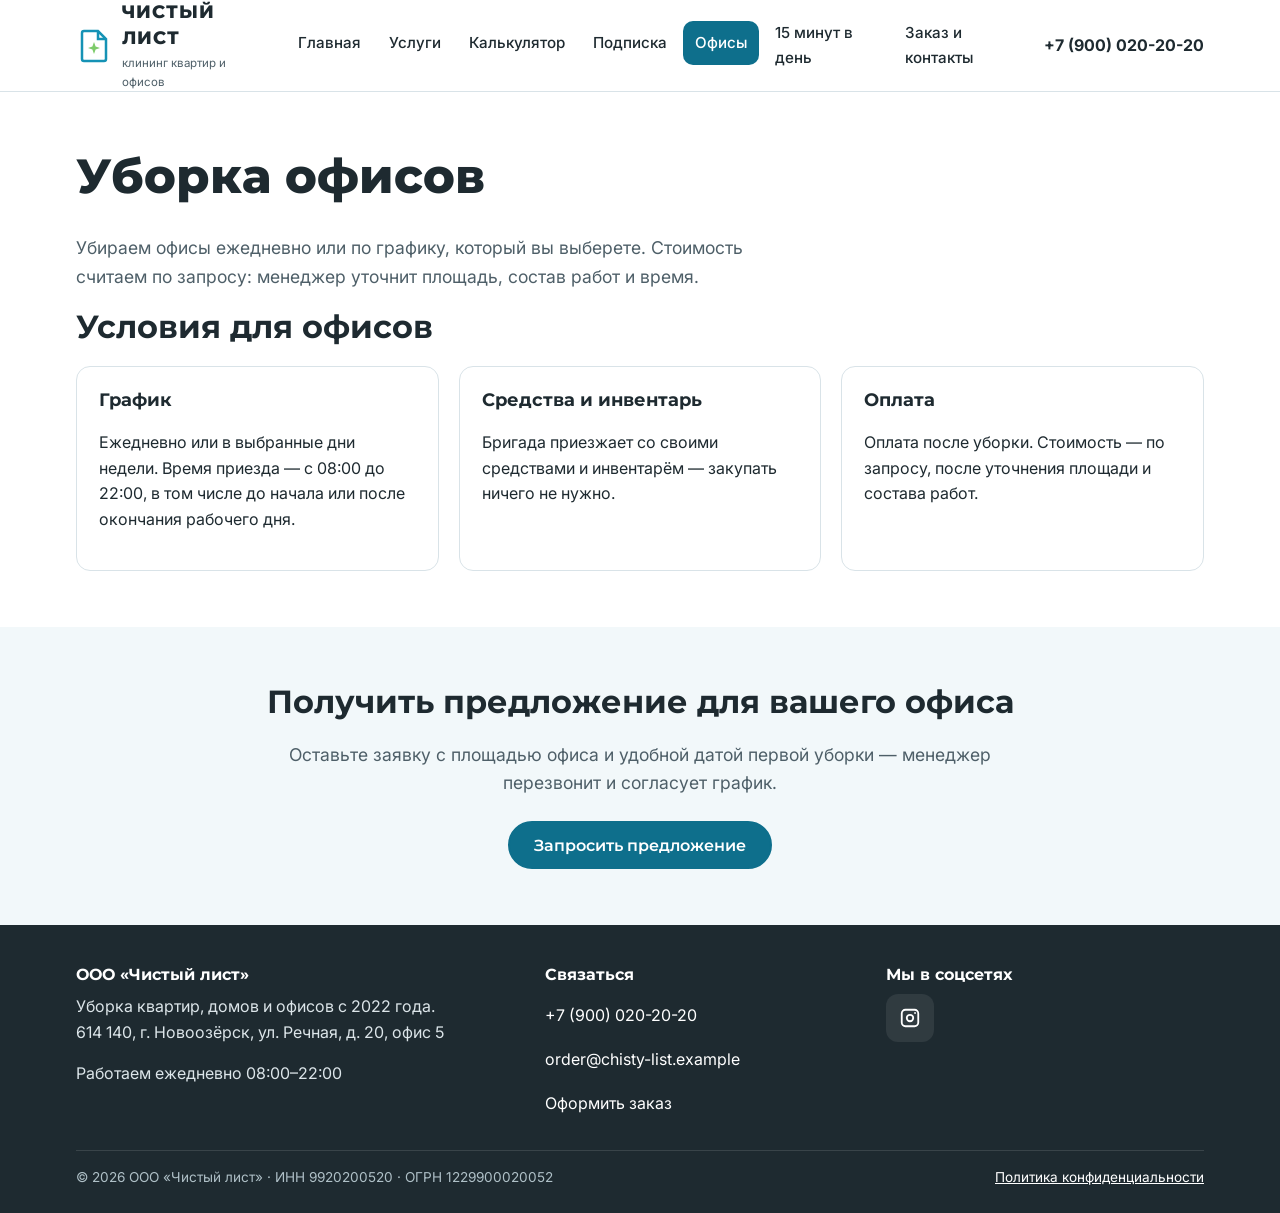
<file: office.html>
<!doctype html>
<html lang="ru">
<head>
<meta charset="utf-8">
<meta name="viewport" content="width=device-width, initial-scale=1">
<!-- Google tag (gtag.js) -->
<script async src="https://www.googletagmanager.com/gtag/js?id=G-TCNW88BN83"></script>
<script>
  window.dataLayer = window.dataLayer || [];
  function gtag(){dataLayer.push(arguments);}
  gtag('js', new Date());
  // Режим отладки для DebugView: включается адресом ?debug_mode=1 и держится до закрытия вкладки.
  var gaDebug = false;
  try {
    if (/[?&]debug_mode=1/.test(location.search)) sessionStorage.setItem('ga_debug', '1');
    gaDebug = sessionStorage.getItem('ga_debug') === '1';
  } catch (e) {}
  gtag('config', 'G-TCNW88BN83', gaDebug ? { debug_mode: true } : {});
</script>
<title>Уборка офисов по графику — Чистый лист</title>
<meta name="description" content="Уборка офисов ежедневно или по графику, стоимость — по запросу. Оставьте заявку, и менеджер подготовит предложение.">
<link rel="canonical" href="https://tz-20-klining-chistyy-list.vercel.app/office.html">
<meta property="og:type" content="website">
<meta property="og:locale" content="ru_RU">
<meta property="og:site_name" content="Чистый лист — клининг квартир и офисов">
<meta property="og:title" content="Уборка офисов по графику — Чистый лист">
<meta property="og:description" content="Уборка офисов ежедневно или по графику, стоимость — по запросу. Оставьте заявку, и менеджер подготовит предложение.">
<meta property="og:url" content="https://tz-20-klining-chistyy-list.vercel.app/office.html">
<meta property="og:image" content="https://tz-20-klining-chistyy-list.vercel.app/img/og-image.jpg">
<meta property="og:image:width" content="1200">
<meta property="og:image:height" content="630">
<meta name="theme-color" content="#1592B5">
<link rel="icon" href="favicon.ico" sizes="any">
<link rel="icon" href="img/favicon.svg" type="image/svg+xml">
<link rel="apple-touch-icon" href="img/apple-touch-icon.png">
<link rel="preconnect" href="https://fonts.googleapis.com">
<link rel="preconnect" href="https://fonts.gstatic.com" crossorigin>
<link rel="stylesheet" href="https://fonts.googleapis.com/css2?family=Inter:wght@400;500;600;700&amp;family=Montserrat:wght@600;700;800&amp;display=swap">
<link rel="stylesheet" href="css/style.css">
<script src="js/analytics.js" defer></script>
<script src="js/main.js" defer></script>
</head>
<body>
<a class="skip-link" href="#main">Перейти к содержанию</a>
<header class="header">
  <div class="wrap header__inner">
    <a class="logo" href="index.html" aria-label="Чистый лист — на главную">
      <svg class="logo__mark" viewBox="0 0 36 36" aria-hidden="true"><path d="M8 3h14l8 8v20a2 2 0 0 1-2 2H8a2 2 0 0 1-2-2V5a2 2 0 0 1 2-2z" fill="#fff" stroke="#1592B5" stroke-width="2.5"/><path d="M22 3v8h8" fill="none" stroke="#1592B5" stroke-width="2.5"/><path d="M18 14l1.6 4.4L24 20l-4.4 1.6L18 26l-1.6-4.4L12 20l4.4-1.6z" fill="#7DCB6A"/></svg>
      <span><span class="logo__name">ЧИСТЫЙ ЛИСТ</span><span class="logo__sub">клининг квартир и офисов</span></span>
    </a>
    <nav class="nav" id="nav" aria-label="Главное меню">
      <ul class="nav__list">
        <li><a class="nav__link" href="index.html">Главная</a></li><li><a class="nav__link" href="services.html">Услуги</a></li><li><a class="nav__link" href="calculator.html">Калькулятор</a></li><li><a class="nav__link" href="subscription.html">Подписка</a></li><li><a class="nav__link" href="office.html" aria-current="page">Офисы</a></li><li><a class="nav__link" href="tips.html">15 минут в день</a></li><li><a class="nav__link" href="contacts.html">Заказ и контакты</a></li>
      </ul>
    </nav>
    <a class="header__phone" href="tel:+79000202020" data-event="contact_click" data-contact-type="phone">+7 (900) 020-20-20</a>
    <button class="nav-toggle" type="button" aria-controls="nav" aria-expanded="false" aria-label="Открыть меню"><span></span></button>
  </div>
</header>
<main id="main">
<section class="section">
  <div class="wrap">
    <h1>Уборка офисов</h1>
    <p class="lead">Убираем офисы ежедневно или по графику, который вы выберете. Стоимость считаем по запросу: менеджер уточнит площадь, состав работ и время.</p>
    <h2>Условия для офисов</h2>
    <div class="grid grid--3">
      <div class="card"><h3>График</h3><p>Ежедневно или в выбранные дни недели. Время приезда — с 08:00 до 22:00, в том числе до начала или после окончания рабочего дня.</p></div>
      <div class="card"><h3>Средства и инвентарь</h3><p>Бригада приезжает со своими средствами и инвентарём — закупать ничего не нужно.</p></div>
      <div class="card"><h3>Оплата</h3><p>Оплата после уборки. Стоимость — по запросу, после уточнения площади и состава работ.</p></div>
    </div>
  </div>
</section>
<section class="section section--soft">
  <div class="wrap center">
    <h2>Получить предложение для вашего офиса</h2>
    <p class="lead" style="margin:0 auto 24px">Оставьте заявку с площадью офиса и удобной датой первой уборки — менеджер перезвонит и согласует график.</p>
    <a class="btn" href="contacts.html?office=1#order" data-event="cta_click" data-button-name="office_request" data-page-section="office_conditions">Запросить предложение</a>
  </div>
</section>
</main>
<footer class="footer">
  <div class="wrap">
    <div class="footer__grid">
      <div>
        <h2>ООО «Чистый лист»</h2>
        <p>Уборка квартир, домов и офисов с 2022 года.<br>614 140, г. Новоозёрск, ул. Речная, д. 20, офис 5</p>
        <p>Работаем ежедневно 08:00–22:00</p>
      </div>
      <div>
        <h2>Связаться</h2>
        <ul>
          <li><a href="tel:+79000202020" data-event="contact_click" data-contact-type="phone">+7 (900) 020-20-20</a></li>
          <li><a href="mailto:order@chisty-list.example" data-event="contact_click" data-contact-type="email">order@chisty-list.example</a></li>
          <li><a href="contacts.html">Оформить заказ</a></li>
        </ul>
      </div>
      <div>
        <h2>Мы в соцсетях</h2>
        <div class="socials"><a href="https://www.instagram.com/nzzerae/" target="_blank" rel="noopener" aria-label="Instagram" data-event="social_click" data-network="instagram" data-page-section="footer"><svg viewBox="0 0 24 24" aria-hidden="true"><path d="M7 2h10a5 5 0 0 1 5 5v10a5 5 0 0 1-5 5H7a5 5 0 0 1-5-5V7a5 5 0 0 1 5-5zm0 2a3 3 0 0 0-3 3v10a3 3 0 0 0 3 3h10a3 3 0 0 0 3-3V7a3 3 0 0 0-3-3H7zm5 3.5a4.5 4.5 0 1 1 0 9 4.5 4.5 0 0 1 0-9zm0 2a2.5 2.5 0 1 0 0 5 2.5 2.5 0 0 0 0-5zM17.5 5.5a1 1 0 1 1 0 2 1 1 0 0 1 0-2z"/></svg></a></div>
      </div>
    </div>
    <div class="footer__bottom">
      <span>© 2026 ООО «Чистый лист» · ИНН 9920200520 · ОГРН 1229900020052</span>
      <a href="privacy.html">Политика конфиденциальности</a>
    </div>
  </div>
</footer>
</body>
</html>
</file>
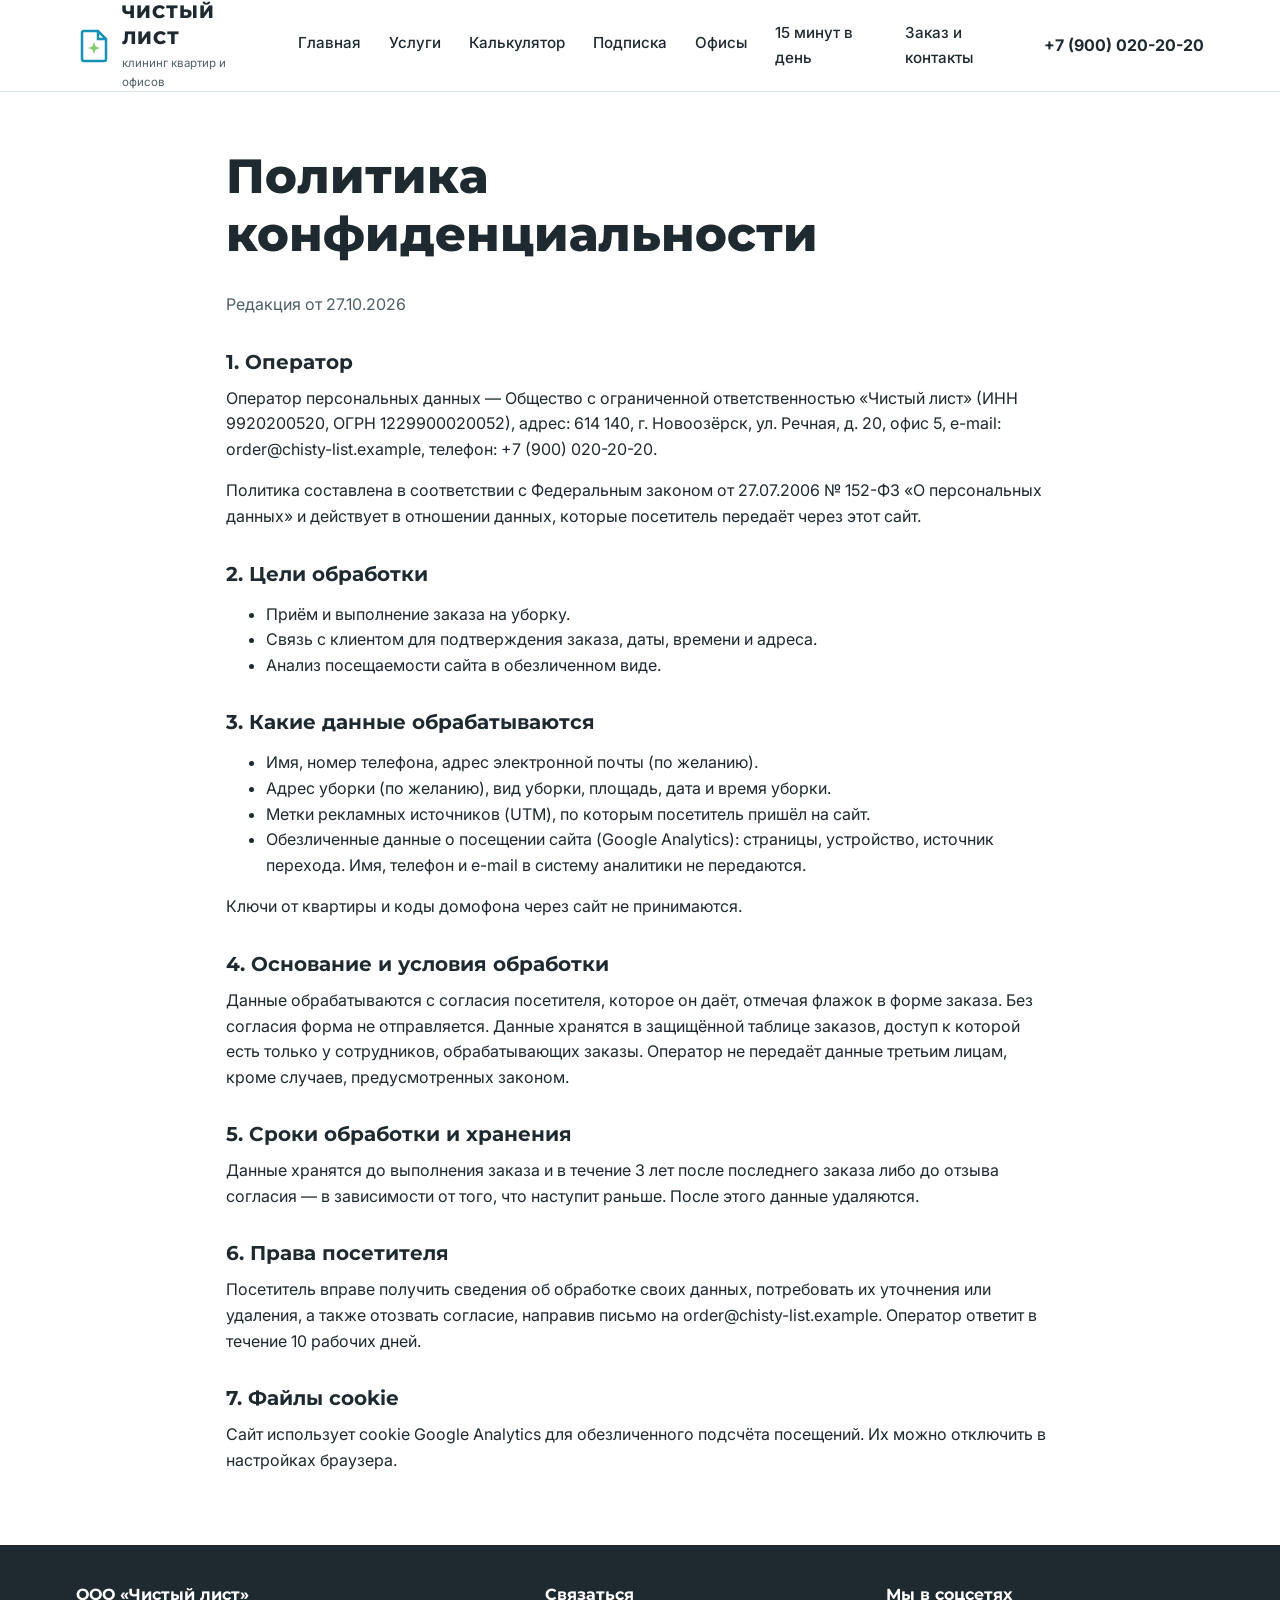
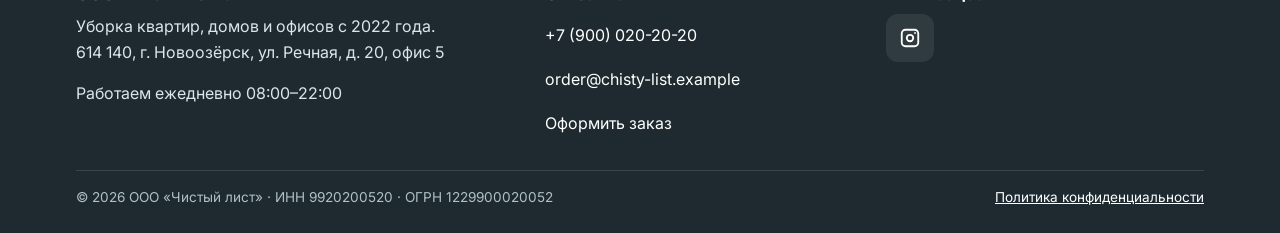
<file: privacy.html>
<!doctype html>
<html lang="ru">
<head>
<meta charset="utf-8">
<meta name="viewport" content="width=device-width, initial-scale=1">
<!-- Google tag (gtag.js) -->
<script async src="https://www.googletagmanager.com/gtag/js?id=G-TCNW88BN83"></script>
<script>
  window.dataLayer = window.dataLayer || [];
  function gtag(){dataLayer.push(arguments);}
  gtag('js', new Date());
  // Режим отладки для DebugView: включается адресом ?debug_mode=1 и держится до закрытия вкладки.
  var gaDebug = false;
  try {
    if (/[?&]debug_mode=1/.test(location.search)) sessionStorage.setItem('ga_debug', '1');
    gaDebug = sessionStorage.getItem('ga_debug') === '1';
  } catch (e) {}
  gtag('config', 'G-TCNW88BN83', gaDebug ? { debug_mode: true } : {});
</script>
<title>Политика конфиденциальности — Чистый лист</title>
<meta name="description" content="Политика обработки персональных данных ООО «Чистый лист» в соответствии с Федеральным законом № 152-ФЗ «О персональных данных».">
<link rel="canonical" href="https://tz-20-klining-chistyy-list.vercel.app/privacy.html">
<meta property="og:type" content="website">
<meta property="og:locale" content="ru_RU">
<meta property="og:site_name" content="Чистый лист — клининг квартир и офисов">
<meta property="og:title" content="Политика конфиденциальности — Чистый лист">
<meta property="og:description" content="Политика обработки персональных данных ООО «Чистый лист» в соответствии с Федеральным законом № 152-ФЗ «О персональных данных».">
<meta property="og:url" content="https://tz-20-klining-chistyy-list.vercel.app/privacy.html">
<meta property="og:image" content="https://tz-20-klining-chistyy-list.vercel.app/img/og-image.jpg">
<meta property="og:image:width" content="1200">
<meta property="og:image:height" content="630">
<meta name="theme-color" content="#1592B5">
<link rel="icon" href="favicon.ico" sizes="any">
<link rel="icon" href="img/favicon.svg" type="image/svg+xml">
<link rel="apple-touch-icon" href="img/apple-touch-icon.png">
<link rel="preconnect" href="https://fonts.googleapis.com">
<link rel="preconnect" href="https://fonts.gstatic.com" crossorigin>
<link rel="stylesheet" href="https://fonts.googleapis.com/css2?family=Inter:wght@400;500;600;700&amp;family=Montserrat:wght@600;700;800&amp;display=swap">
<link rel="stylesheet" href="css/style.css">
<script src="js/analytics.js" defer></script>
<script src="js/main.js" defer></script>
</head>
<body>
<a class="skip-link" href="#main">Перейти к содержанию</a>
<header class="header">
  <div class="wrap header__inner">
    <a class="logo" href="index.html" aria-label="Чистый лист — на главную">
      <svg class="logo__mark" viewBox="0 0 36 36" aria-hidden="true"><path d="M8 3h14l8 8v20a2 2 0 0 1-2 2H8a2 2 0 0 1-2-2V5a2 2 0 0 1 2-2z" fill="#fff" stroke="#1592B5" stroke-width="2.5"/><path d="M22 3v8h8" fill="none" stroke="#1592B5" stroke-width="2.5"/><path d="M18 14l1.6 4.4L24 20l-4.4 1.6L18 26l-1.6-4.4L12 20l4.4-1.6z" fill="#7DCB6A"/></svg>
      <span><span class="logo__name">ЧИСТЫЙ ЛИСТ</span><span class="logo__sub">клининг квартир и офисов</span></span>
    </a>
    <nav class="nav" id="nav" aria-label="Главное меню">
      <ul class="nav__list">
        <li><a class="nav__link" href="index.html">Главная</a></li><li><a class="nav__link" href="services.html">Услуги</a></li><li><a class="nav__link" href="calculator.html">Калькулятор</a></li><li><a class="nav__link" href="subscription.html">Подписка</a></li><li><a class="nav__link" href="office.html">Офисы</a></li><li><a class="nav__link" href="tips.html">15 минут в день</a></li><li><a class="nav__link" href="contacts.html">Заказ и контакты</a></li>
      </ul>
    </nav>
    <a class="header__phone" href="tel:+79000202020" data-event="contact_click" data-contact-type="phone">+7 (900) 020-20-20</a>
    <button class="nav-toggle" type="button" aria-controls="nav" aria-expanded="false" aria-label="Открыть меню"><span></span></button>
  </div>
</header>
<main id="main">
<section class="section policy">
  <div class="wrap" style="max-width:860px">
    <h1>Политика конфиденциальности</h1>
    <p class="muted">Редакция от 27.10.2026</p>
    <h2>1. Оператор</h2>
    <p>Оператор персональных данных — Общество с ограниченной ответственностью «Чистый лист» (ИНН 9920200520, ОГРН 1229900020052), адрес: 614 140, г. Новоозёрск, ул. Речная, д. 20, офис 5, e-mail: order@chisty-list.example, телефон: +7 (900) 020-20-20.</p>
    <p>Политика составлена в соответствии с Федеральным законом от 27.07.2006 № 152-ФЗ «О персональных данных» и действует в отношении данных, которые посетитель передаёт через этот сайт.</p>
    <h2>2. Цели обработки</h2>
    <ul>
      <li>Приём и выполнение заказа на уборку.</li>
      <li>Связь с клиентом для подтверждения заказа, даты, времени и адреса.</li>
      <li>Анализ посещаемости сайта в обезличенном виде.</li>
    </ul>
    <h2>3. Какие данные обрабатываются</h2>
    <ul>
      <li>Имя, номер телефона, адрес электронной почты (по желанию).</li>
      <li>Адрес уборки (по желанию), вид уборки, площадь, дата и время уборки.</li>
      <li>Метки рекламных источников (UTM), по которым посетитель пришёл на сайт.</li>
      <li>Обезличенные данные о посещении сайта (Google Analytics): страницы, устройство, источник перехода. Имя, телефон и e-mail в систему аналитики не передаются.</li>
    </ul>
    <p>Ключи от квартиры и коды домофона через сайт не принимаются.</p>
    <h2>4. Основание и условия обработки</h2>
    <p>Данные обрабатываются с согласия посетителя, которое он даёт, отмечая флажок в форме заказа. Без согласия форма не отправляется. Данные хранятся в защищённой таблице заказов, доступ к которой есть только у сотрудников, обрабатывающих заказы. Оператор не передаёт данные третьим лицам, кроме случаев, предусмотренных законом.</p>
    <h2>5. Сроки обработки и хранения</h2>
    <p>Данные хранятся до выполнения заказа и в течение 3 лет после последнего заказа либо до отзыва согласия — в зависимости от того, что наступит раньше. После этого данные удаляются.</p>
    <h2>6. Права посетителя</h2>
    <p>Посетитель вправе получить сведения об обработке своих данных, потребовать их уточнения или удаления, а также отозвать согласие, направив письмо на order@chisty-list.example. Оператор ответит в течение 10 рабочих дней.</p>
    <h2>7. Файлы cookie</h2>
    <p>Сайт использует cookie Google Analytics для обезличенного подсчёта посещений. Их можно отключить в настройках браузера.</p>
  </div>
</section>
</main>
<footer class="footer">
  <div class="wrap">
    <div class="footer__grid">
      <div>
        <h2>ООО «Чистый лист»</h2>
        <p>Уборка квартир, домов и офисов с 2022 года.<br>614 140, г. Новоозёрск, ул. Речная, д. 20, офис 5</p>
        <p>Работаем ежедневно 08:00–22:00</p>
      </div>
      <div>
        <h2>Связаться</h2>
        <ul>
          <li><a href="tel:+79000202020" data-event="contact_click" data-contact-type="phone">+7 (900) 020-20-20</a></li>
          <li><a href="mailto:order@chisty-list.example" data-event="contact_click" data-contact-type="email">order@chisty-list.example</a></li>
          <li><a href="contacts.html">Оформить заказ</a></li>
        </ul>
      </div>
      <div>
        <h2>Мы в соцсетях</h2>
        <div class="socials"><a href="https://www.instagram.com/nzzerae/" target="_blank" rel="noopener" aria-label="Instagram" data-event="social_click" data-network="instagram" data-page-section="footer"><svg viewBox="0 0 24 24" aria-hidden="true"><path d="M7 2h10a5 5 0 0 1 5 5v10a5 5 0 0 1-5 5H7a5 5 0 0 1-5-5V7a5 5 0 0 1 5-5zm0 2a3 3 0 0 0-3 3v10a3 3 0 0 0 3 3h10a3 3 0 0 0 3-3V7a3 3 0 0 0-3-3H7zm5 3.5a4.5 4.5 0 1 1 0 9 4.5 4.5 0 0 1 0-9zm0 2a2.5 2.5 0 1 0 0 5 2.5 2.5 0 0 0 0-5zM17.5 5.5a1 1 0 1 1 0 2 1 1 0 0 1 0-2z"/></svg></a></div>
      </div>
    </div>
    <div class="footer__bottom">
      <span>© 2026 ООО «Чистый лист» · ИНН 9920200520 · ОГРН 1229900020052</span>
      <a href="privacy.html">Политика конфиденциальности</a>
    </div>
  </div>
</footer>
</body>
</html>
</file>
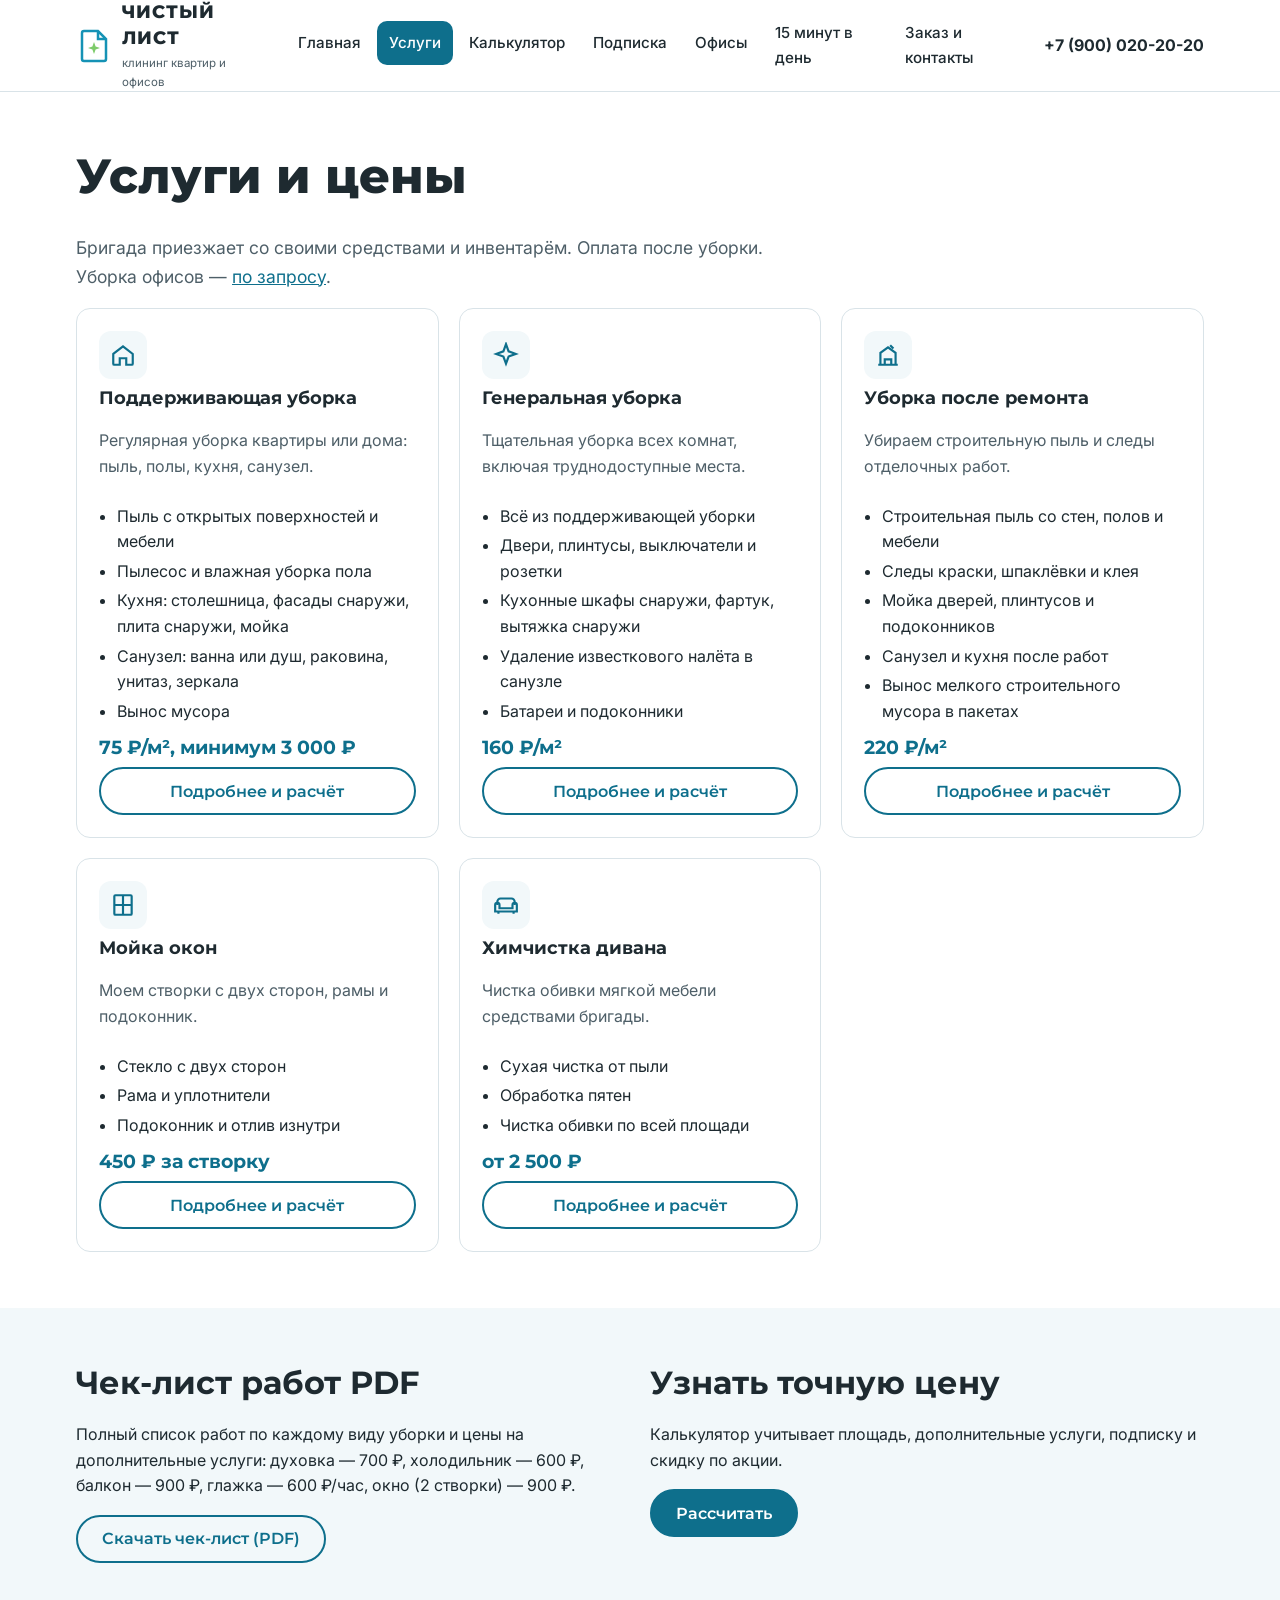
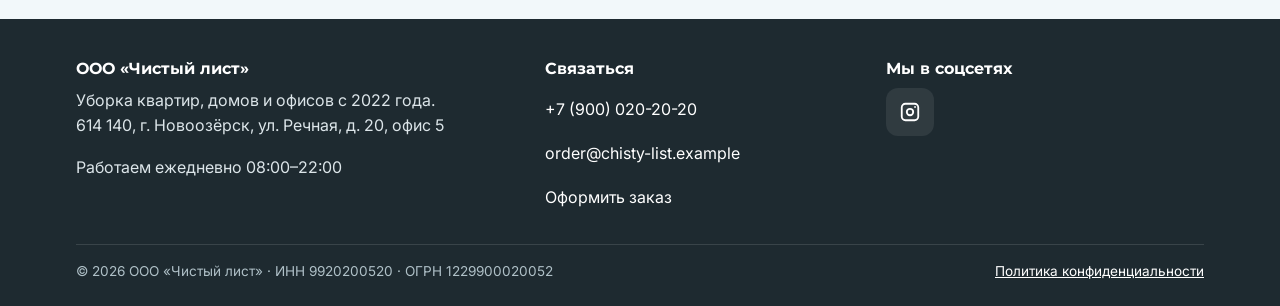
<file: services.html>
<!doctype html>
<html lang="ru">
<head>
<meta charset="utf-8">
<meta name="viewport" content="width=device-width, initial-scale=1">
<!-- Google tag (gtag.js) -->
<script async src="https://www.googletagmanager.com/gtag/js?id=G-TCNW88BN83"></script>
<script>
  window.dataLayer = window.dataLayer || [];
  function gtag(){dataLayer.push(arguments);}
  gtag('js', new Date());
  // Режим отладки для DebugView: включается адресом ?debug_mode=1 и держится до закрытия вкладки.
  var gaDebug = false;
  try {
    if (/[?&]debug_mode=1/.test(location.search)) sessionStorage.setItem('ga_debug', '1');
    gaDebug = sessionStorage.getItem('ga_debug') === '1';
  } catch (e) {}
  gtag('config', 'G-TCNW88BN83', gaDebug ? { debug_mode: true } : {});
</script>
<title>Услуги и цены на уборку — Чистый лист</title>
<meta name="description" content="Поддерживающая, генеральная, после ремонта, мойка окон и химчистка дивана: что входит и сколько стоит. Чек-лист работ в PDF.">
<link rel="canonical" href="https://tz-20-klining-chistyy-list.vercel.app/services.html">
<meta property="og:type" content="website">
<meta property="og:locale" content="ru_RU">
<meta property="og:site_name" content="Чистый лист — клининг квартир и офисов">
<meta property="og:title" content="Услуги и цены на уборку — Чистый лист">
<meta property="og:description" content="Поддерживающая, генеральная, после ремонта, мойка окон и химчистка дивана: что входит и сколько стоит. Чек-лист работ в PDF.">
<meta property="og:url" content="https://tz-20-klining-chistyy-list.vercel.app/services.html">
<meta property="og:image" content="https://tz-20-klining-chistyy-list.vercel.app/img/og-image.jpg">
<meta property="og:image:width" content="1200">
<meta property="og:image:height" content="630">
<meta name="theme-color" content="#1592B5">
<link rel="icon" href="favicon.ico" sizes="any">
<link rel="icon" href="img/favicon.svg" type="image/svg+xml">
<link rel="apple-touch-icon" href="img/apple-touch-icon.png">
<link rel="preconnect" href="https://fonts.googleapis.com">
<link rel="preconnect" href="https://fonts.gstatic.com" crossorigin>
<link rel="stylesheet" href="https://fonts.googleapis.com/css2?family=Inter:wght@400;500;600;700&amp;family=Montserrat:wght@600;700;800&amp;display=swap">
<link rel="stylesheet" href="css/style.css">
<script src="js/analytics.js" defer></script>
<script src="js/main.js" defer></script>
</head>
<body>
<a class="skip-link" href="#main">Перейти к содержанию</a>
<header class="header">
  <div class="wrap header__inner">
    <a class="logo" href="index.html" aria-label="Чистый лист — на главную">
      <svg class="logo__mark" viewBox="0 0 36 36" aria-hidden="true"><path d="M8 3h14l8 8v20a2 2 0 0 1-2 2H8a2 2 0 0 1-2-2V5a2 2 0 0 1 2-2z" fill="#fff" stroke="#1592B5" stroke-width="2.5"/><path d="M22 3v8h8" fill="none" stroke="#1592B5" stroke-width="2.5"/><path d="M18 14l1.6 4.4L24 20l-4.4 1.6L18 26l-1.6-4.4L12 20l4.4-1.6z" fill="#7DCB6A"/></svg>
      <span><span class="logo__name">ЧИСТЫЙ ЛИСТ</span><span class="logo__sub">клининг квартир и офисов</span></span>
    </a>
    <nav class="nav" id="nav" aria-label="Главное меню">
      <ul class="nav__list">
        <li><a class="nav__link" href="index.html">Главная</a></li><li><a class="nav__link" href="services.html" aria-current="page">Услуги</a></li><li><a class="nav__link" href="calculator.html">Калькулятор</a></li><li><a class="nav__link" href="subscription.html">Подписка</a></li><li><a class="nav__link" href="office.html">Офисы</a></li><li><a class="nav__link" href="tips.html">15 минут в день</a></li><li><a class="nav__link" href="contacts.html">Заказ и контакты</a></li>
      </ul>
    </nav>
    <a class="header__phone" href="tel:+79000202020" data-event="contact_click" data-contact-type="phone">+7 (900) 020-20-20</a>
    <button class="nav-toggle" type="button" aria-controls="nav" aria-expanded="false" aria-label="Открыть меню"><span></span></button>
  </div>
</header>
<main id="main">
<section class="section">
  <div class="wrap">
    <h1>Услуги и цены</h1>
    <p class="lead">Бригада приезжает со своими средствами и инвентарём. Оплата после уборки. Уборка офисов — <a href="office.html">по запросу</a>.</p>
    <div class="grid grid--3"><article class="card" id="regular"><span class="card__icon"><svg width="26" height="26" viewBox="0 0 24 24" fill="none" stroke="currentColor" stroke-width="2" aria-hidden="true"><path d="M3 11l9-7 9 7v9a1 1 0 0 1-1 1h-5v-6H9v6H4a1 1 0 0 1-1-1z"/></svg></span><h2 class="h3" style="font-size:1.15rem">Поддерживающая уборка</h2><p class="muted">Регулярная уборка квартиры или дома: пыль, полы, кухня, санузел.</p><ul><li>Пыль с открытых поверхностей и мебели</li><li>Пылесос и влажная уборка пола</li><li>Кухня: столешница, фасады снаружи, плита снаружи, мойка</li><li>Санузел: ванна или душ, раковина, унитаз, зеркала</li><li>Вынос мусора</li></ul><span class="card__price">75 ₽/м², минимум 3 000 ₽</span><a class="btn btn--ghost" href="calculator.html?type=regular" data-event="service_view" data-cleaning-type="regular">Подробнее и расчёт</a></article><article class="card" id="deep"><span class="card__icon"><svg width="26" height="26" viewBox="0 0 24 24" fill="none" stroke="currentColor" stroke-width="2" aria-hidden="true"><path d="M12 2l2.4 6.6L21 11l-6.6 2.4L12 20l-2.4-6.6L3 11l6.6-2.4z"/></svg></span><h2 class="h3" style="font-size:1.15rem">Генеральная уборка</h2><p class="muted">Тщательная уборка всех комнат, включая труднодоступные места.</p><ul><li>Всё из поддерживающей уборки</li><li>Двери, плинтусы, выключатели и розетки</li><li>Кухонные шкафы снаружи, фартук, вытяжка снаружи</li><li>Удаление известкового налёта в санузле</li><li>Батареи и подоконники</li></ul><span class="card__price">160 ₽/м²</span><a class="btn btn--ghost" href="calculator.html?type=deep" data-event="service_view" data-cleaning-type="deep">Подробнее и расчёт</a></article><article class="card" id="after_repair"><span class="card__icon"><svg width="26" height="26" viewBox="0 0 24 24" fill="none" stroke="currentColor" stroke-width="2" aria-hidden="true"><path d="M3 21h18M5 21V10l7-5 7 5v11M9 21v-5h6v5"/><path d="M14 3l3 3"/></svg></span><h2 class="h3" style="font-size:1.15rem">Уборка после ремонта</h2><p class="muted">Убираем строительную пыль и следы отделочных работ.</p><ul><li>Строительная пыль со стен, полов и мебели</li><li>Следы краски, шпаклёвки и клея</li><li>Мойка дверей, плинтусов и подоконников</li><li>Санузел и кухня после работ</li><li>Вынос мелкого строительного мусора в пакетах</li></ul><span class="card__price">220 ₽/м²</span><a class="btn btn--ghost" href="calculator.html?type=after_repair" data-event="service_view" data-cleaning-type="after_repair">Подробнее и расчёт</a></article><article class="card" id="windows"><span class="card__icon"><svg width="26" height="26" viewBox="0 0 24 24" fill="none" stroke="currentColor" stroke-width="2" aria-hidden="true"><rect x="4" y="3" width="16" height="18" rx="1"/><path d="M12 3v18M4 12h16"/></svg></span><h2 class="h3" style="font-size:1.15rem">Мойка окон</h2><p class="muted">Моем створки с двух сторон, рамы и подоконник.</p><ul><li>Стекло с двух сторон</li><li>Рама и уплотнители</li><li>Подоконник и отлив изнутри</li></ul><span class="card__price">450 ₽ за створку</span><a class="btn btn--ghost" href="calculator.html?type=windows" data-event="service_view" data-cleaning-type="windows">Подробнее и расчёт</a></article><article class="card" id="upholstery"><span class="card__icon"><svg width="26" height="26" viewBox="0 0 24 24" fill="none" stroke="currentColor" stroke-width="2" aria-hidden="true"><path d="M4 12V9a3 3 0 0 1 3-3h10a3 3 0 0 1 3 3v3"/><path d="M2 12a2 2 0 0 1 4 0v3h12v-3a2 2 0 0 1 4 0v6H2zM5 18v2M19 18v2"/></svg></span><h2 class="h3" style="font-size:1.15rem">Химчистка дивана</h2><p class="muted">Чистка обивки мягкой мебели средствами бригады.</p><ul><li>Сухая чистка от пыли</li><li>Обработка пятен</li><li>Чистка обивки по всей площади</li></ul><span class="card__price">от 2 500 ₽</span><a class="btn btn--ghost" href="calculator.html?type=upholstery" data-event="service_view" data-cleaning-type="upholstery">Подробнее и расчёт</a></article></div>
  </div>
</section>
<section class="section section--soft">
  <div class="wrap grid grid--2">
    <div>
      <h2>Чек-лист работ PDF</h2>
      <p>Полный список работ по каждому виду уборки и цены на дополнительные услуги: духовка — 700 ₽, холодильник — 600 ₽, балкон — 900 ₽, глажка — 600 ₽/час, окно (2 створки) — 900 ₽.</p>
      <a class="btn btn--ghost" href="files/chek-list-rabot.pdf" download>Скачать чек-лист (PDF)</a>
    </div>
    <div>
      <h2>Узнать точную цену</h2>
      <p>Калькулятор учитывает площадь, дополнительные услуги, подписку и скидку по акции.</p>
      <a class="btn" href="calculator.html" data-event="cta_click" data-button-name="services_calc" data-page-section="services_bottom">Рассчитать</a>
    </div>
  </div>
</section>
</main>
<footer class="footer">
  <div class="wrap">
    <div class="footer__grid">
      <div>
        <h2>ООО «Чистый лист»</h2>
        <p>Уборка квартир, домов и офисов с 2022 года.<br>614 140, г. Новоозёрск, ул. Речная, д. 20, офис 5</p>
        <p>Работаем ежедневно 08:00–22:00</p>
      </div>
      <div>
        <h2>Связаться</h2>
        <ul>
          <li><a href="tel:+79000202020" data-event="contact_click" data-contact-type="phone">+7 (900) 020-20-20</a></li>
          <li><a href="mailto:order@chisty-list.example" data-event="contact_click" data-contact-type="email">order@chisty-list.example</a></li>
          <li><a href="contacts.html">Оформить заказ</a></li>
        </ul>
      </div>
      <div>
        <h2>Мы в соцсетях</h2>
        <div class="socials"><a href="https://www.instagram.com/nzzerae/" target="_blank" rel="noopener" aria-label="Instagram" data-event="social_click" data-network="instagram" data-page-section="footer"><svg viewBox="0 0 24 24" aria-hidden="true"><path d="M7 2h10a5 5 0 0 1 5 5v10a5 5 0 0 1-5 5H7a5 5 0 0 1-5-5V7a5 5 0 0 1 5-5zm0 2a3 3 0 0 0-3 3v10a3 3 0 0 0 3 3h10a3 3 0 0 0 3-3V7a3 3 0 0 0-3-3H7zm5 3.5a4.5 4.5 0 1 1 0 9 4.5 4.5 0 0 1 0-9zm0 2a2.5 2.5 0 1 0 0 5 2.5 2.5 0 0 0 0-5zM17.5 5.5a1 1 0 1 1 0 2 1 1 0 0 1 0-2z"/></svg></a></div>
      </div>
    </div>
    <div class="footer__bottom">
      <span>© 2026 ООО «Чистый лист» · ИНН 9920200520 · ОГРН 1229900020052</span>
      <a href="privacy.html">Политика конфиденциальности</a>
    </div>
  </div>
</footer>
</body>
</html>
</file>
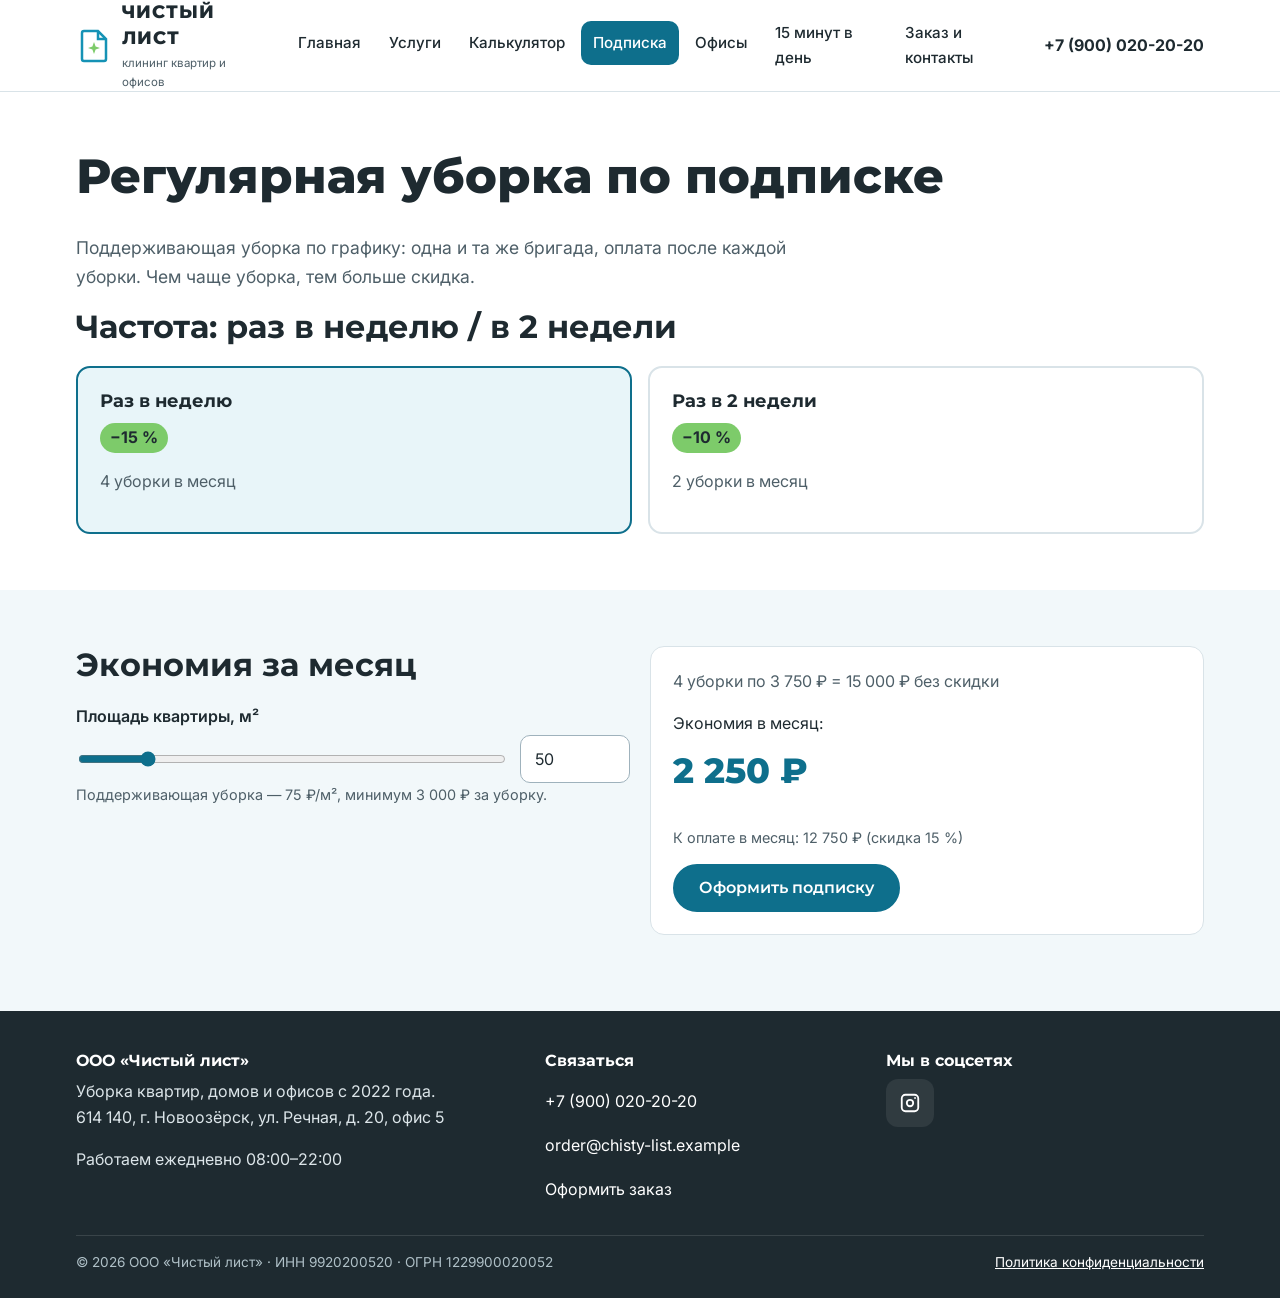
<file: subscription.html>
<!doctype html>
<html lang="ru">
<head>
<meta charset="utf-8">
<meta name="viewport" content="width=device-width, initial-scale=1">
<!-- Google tag (gtag.js) -->
<script async src="https://www.googletagmanager.com/gtag/js?id=G-TCNW88BN83"></script>
<script>
  window.dataLayer = window.dataLayer || [];
  function gtag(){dataLayer.push(arguments);}
  gtag('js', new Date());
  // Режим отладки для DebugView: включается адресом ?debug_mode=1 и держится до закрытия вкладки.
  var gaDebug = false;
  try {
    if (/[?&]debug_mode=1/.test(location.search)) sessionStorage.setItem('ga_debug', '1');
    gaDebug = sessionStorage.getItem('ga_debug') === '1';
  } catch (e) {}
  gtag('config', 'G-TCNW88BN83', gaDebug ? { debug_mode: true } : {});
</script>
<title>Регулярная уборка по подписке со скидкой до 15 % — Чистый лист</title>
<meta name="description" content="Поддерживающая уборка раз в неделю — скидка 15 %, раз в 2 недели — 10 %. Посчитайте экономию за месяц.">
<link rel="canonical" href="https://tz-20-klining-chistyy-list.vercel.app/subscription.html">
<meta property="og:type" content="website">
<meta property="og:locale" content="ru_RU">
<meta property="og:site_name" content="Чистый лист — клининг квартир и офисов">
<meta property="og:title" content="Регулярная уборка по подписке со скидкой до 15 % — Чистый лист">
<meta property="og:description" content="Поддерживающая уборка раз в неделю — скидка 15 %, раз в 2 недели — 10 %. Посчитайте экономию за месяц.">
<meta property="og:url" content="https://tz-20-klining-chistyy-list.vercel.app/subscription.html">
<meta property="og:image" content="https://tz-20-klining-chistyy-list.vercel.app/img/og-image.jpg">
<meta property="og:image:width" content="1200">
<meta property="og:image:height" content="630">
<meta name="theme-color" content="#1592B5">
<link rel="icon" href="favicon.ico" sizes="any">
<link rel="icon" href="img/favicon.svg" type="image/svg+xml">
<link rel="apple-touch-icon" href="img/apple-touch-icon.png">
<link rel="preconnect" href="https://fonts.googleapis.com">
<link rel="preconnect" href="https://fonts.gstatic.com" crossorigin>
<link rel="stylesheet" href="https://fonts.googleapis.com/css2?family=Inter:wght@400;500;600;700&amp;family=Montserrat:wght@600;700;800&amp;display=swap">
<link rel="stylesheet" href="css/style.css">
<script src="js/analytics.js" defer></script>
<script src="js/main.js" defer></script>
</head>
<body>
<a class="skip-link" href="#main">Перейти к содержанию</a>
<header class="header">
  <div class="wrap header__inner">
    <a class="logo" href="index.html" aria-label="Чистый лист — на главную">
      <svg class="logo__mark" viewBox="0 0 36 36" aria-hidden="true"><path d="M8 3h14l8 8v20a2 2 0 0 1-2 2H8a2 2 0 0 1-2-2V5a2 2 0 0 1 2-2z" fill="#fff" stroke="#1592B5" stroke-width="2.5"/><path d="M22 3v8h8" fill="none" stroke="#1592B5" stroke-width="2.5"/><path d="M18 14l1.6 4.4L24 20l-4.4 1.6L18 26l-1.6-4.4L12 20l4.4-1.6z" fill="#7DCB6A"/></svg>
      <span><span class="logo__name">ЧИСТЫЙ ЛИСТ</span><span class="logo__sub">клининг квартир и офисов</span></span>
    </a>
    <nav class="nav" id="nav" aria-label="Главное меню">
      <ul class="nav__list">
        <li><a class="nav__link" href="index.html">Главная</a></li><li><a class="nav__link" href="services.html">Услуги</a></li><li><a class="nav__link" href="calculator.html">Калькулятор</a></li><li><a class="nav__link" href="subscription.html" aria-current="page">Подписка</a></li><li><a class="nav__link" href="office.html">Офисы</a></li><li><a class="nav__link" href="tips.html">15 минут в день</a></li><li><a class="nav__link" href="contacts.html">Заказ и контакты</a></li>
      </ul>
    </nav>
    <a class="header__phone" href="tel:+79000202020" data-event="contact_click" data-contact-type="phone">+7 (900) 020-20-20</a>
    <button class="nav-toggle" type="button" aria-controls="nav" aria-expanded="false" aria-label="Открыть меню"><span></span></button>
  </div>
</header>
<main id="main">
<section class="section">
  <div class="wrap">
    <h1>Регулярная уборка по подписке</h1>
    <p class="lead">Поддерживающая уборка по графику: одна и та же бригада, оплата после каждой уборки. Чем чаще уборка, тем больше скидка.</p>
    <h2>Частота: раз в неделю / в 2 недели</h2>
    <div class="freq" role="group" aria-label="Частота уборки">
      <button class="freq__btn" type="button" aria-pressed="true" data-event="subscription_select" data-frequency="weekly">
        <h3>Раз в неделю</h3><p><span class="freq__discount">−15 %</span></p><p class="muted">4 уборки в месяц</p>
      </button>
      <button class="freq__btn" type="button" aria-pressed="false" data-event="subscription_select" data-frequency="biweekly">
        <h3>Раз в 2 недели</h3><p><span class="freq__discount">−10 %</span></p><p class="muted">2 уборки в месяц</p>
      </button>
    </div>
  </div>
</section>
<section class="section section--soft">
  <div class="wrap grid grid--2">
    <div>
      <h2>Экономия за месяц</h2>
      <div class="field">
        <label for="sub-area">Площадь квартиры, м²</label>
        <div class="range-row">
          <input type="range" id="sub-area-range" min="15" max="300" value="50" aria-label="Площадь, ползунок">
          <input type="number" id="sub-area" min="15" max="300" value="50" inputmode="numeric">
        </div>
      </div>
      <p class="muted small">Поддерживающая уборка — 75 ₽/м², минимум 3 000 ₽ за уборку.</p>
    </div>
    <div class="panel">
      <p class="muted" id="sub-line">—</p>
      <p>Экономия в месяц:</p>
      <p class="saving" id="sub-saving">—</p>
      <p class="muted small" id="sub-pay">—</p>
      <a class="btn" href="calculator.html?type=regular&amp;freq=weekly" data-event="cta_click" data-button-name="subscription_order" data-page-section="subscription_saving">Оформить подписку</a>
    </div>
  </div>
</section>
</main>
<footer class="footer">
  <div class="wrap">
    <div class="footer__grid">
      <div>
        <h2>ООО «Чистый лист»</h2>
        <p>Уборка квартир, домов и офисов с 2022 года.<br>614 140, г. Новоозёрск, ул. Речная, д. 20, офис 5</p>
        <p>Работаем ежедневно 08:00–22:00</p>
      </div>
      <div>
        <h2>Связаться</h2>
        <ul>
          <li><a href="tel:+79000202020" data-event="contact_click" data-contact-type="phone">+7 (900) 020-20-20</a></li>
          <li><a href="mailto:order@chisty-list.example" data-event="contact_click" data-contact-type="email">order@chisty-list.example</a></li>
          <li><a href="contacts.html">Оформить заказ</a></li>
        </ul>
      </div>
      <div>
        <h2>Мы в соцсетях</h2>
        <div class="socials"><a href="https://www.instagram.com/nzzerae/" target="_blank" rel="noopener" aria-label="Instagram" data-event="social_click" data-network="instagram" data-page-section="footer"><svg viewBox="0 0 24 24" aria-hidden="true"><path d="M7 2h10a5 5 0 0 1 5 5v10a5 5 0 0 1-5 5H7a5 5 0 0 1-5-5V7a5 5 0 0 1 5-5zm0 2a3 3 0 0 0-3 3v10a3 3 0 0 0 3 3h10a3 3 0 0 0 3-3V7a3 3 0 0 0-3-3H7zm5 3.5a4.5 4.5 0 1 1 0 9 4.5 4.5 0 0 1 0-9zm0 2a2.5 2.5 0 1 0 0 5 2.5 2.5 0 0 0 0-5zM17.5 5.5a1 1 0 1 1 0 2 1 1 0 0 1 0-2z"/></svg></a></div>
      </div>
    </div>
    <div class="footer__bottom">
      <span>© 2026 ООО «Чистый лист» · ИНН 9920200520 · ОГРН 1229900020052</span>
      <a href="privacy.html">Политика конфиденциальности</a>
    </div>
  </div>
</footer>
</body>
</html>
</file>
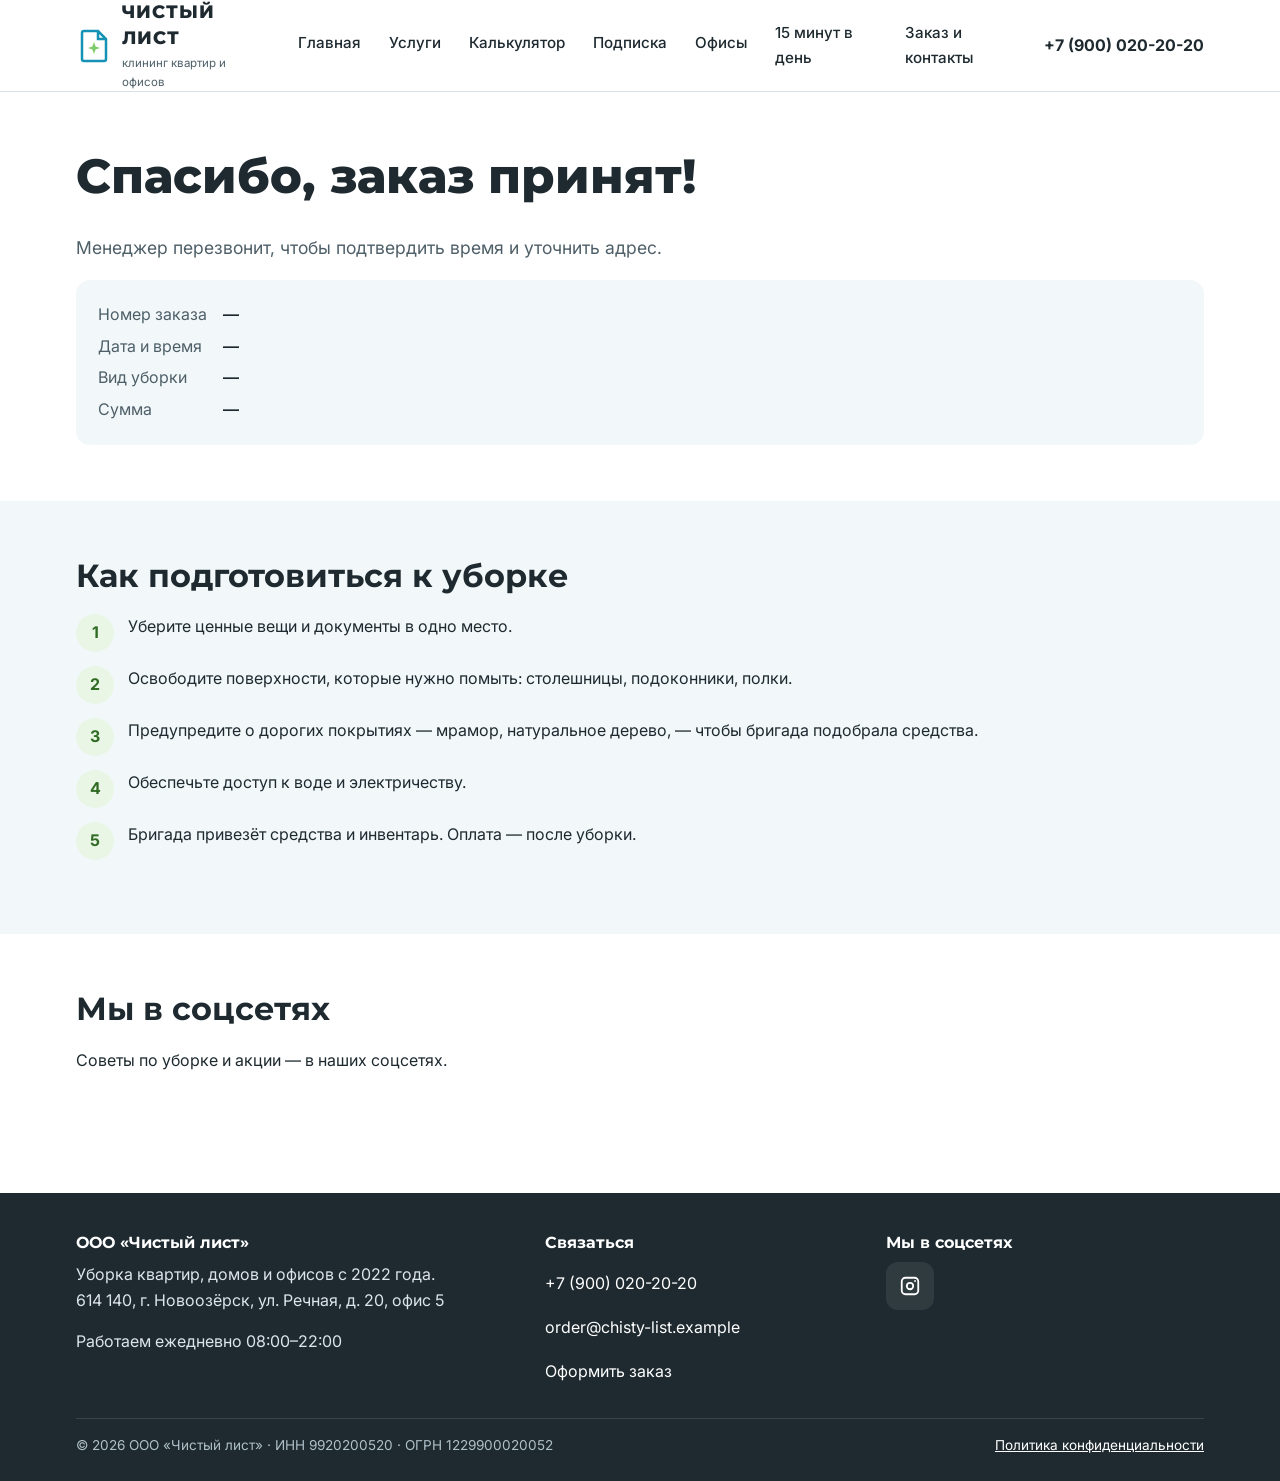
<file: thanks.html>
<!doctype html>
<html lang="ru">
<head>
<meta charset="utf-8">
<meta name="viewport" content="width=device-width, initial-scale=1">
<!-- Google tag (gtag.js) -->
<script async src="https://www.googletagmanager.com/gtag/js?id=G-TCNW88BN83"></script>
<script>
  window.dataLayer = window.dataLayer || [];
  function gtag(){dataLayer.push(arguments);}
  gtag('js', new Date());
  // Режим отладки для DebugView: включается адресом ?debug_mode=1 и держится до закрытия вкладки.
  var gaDebug = false;
  try {
    if (/[?&]debug_mode=1/.test(location.search)) sessionStorage.setItem('ga_debug', '1');
    gaDebug = sessionStorage.getItem('ga_debug') === '1';
  } catch (e) {}
  gtag('config', 'G-TCNW88BN83', gaDebug ? { debug_mode: true } : {});
</script>
<title>Спасибо за заказ — Чистый лист</title>
<meta name="description" content="Заказ уборки принят. Номер заказа, дата и сумма, как подготовиться к приезду бригады.">
<link rel="canonical" href="https://tz-20-klining-chistyy-list.vercel.app/thanks.html">
<meta property="og:type" content="website">
<meta property="og:locale" content="ru_RU">
<meta property="og:site_name" content="Чистый лист — клининг квартир и офисов">
<meta property="og:title" content="Спасибо за заказ — Чистый лист">
<meta property="og:description" content="Заказ уборки принят. Номер заказа, дата и сумма, как подготовиться к приезду бригады.">
<meta property="og:url" content="https://tz-20-klining-chistyy-list.vercel.app/thanks.html">
<meta property="og:image" content="https://tz-20-klining-chistyy-list.vercel.app/img/og-image.jpg">
<meta property="og:image:width" content="1200">
<meta property="og:image:height" content="630">
<meta name="theme-color" content="#1592B5">
<link rel="icon" href="favicon.ico" sizes="any">
<link rel="icon" href="img/favicon.svg" type="image/svg+xml">
<link rel="apple-touch-icon" href="img/apple-touch-icon.png">
<link rel="preconnect" href="https://fonts.googleapis.com">
<link rel="preconnect" href="https://fonts.gstatic.com" crossorigin>
<link rel="stylesheet" href="https://fonts.googleapis.com/css2?family=Inter:wght@400;500;600;700&amp;family=Montserrat:wght@600;700;800&amp;display=swap">
<link rel="stylesheet" href="css/style.css">
<script src="js/analytics.js" defer></script>
<script src="js/main.js" defer></script>
</head>
<body>
<a class="skip-link" href="#main">Перейти к содержанию</a>
<header class="header">
  <div class="wrap header__inner">
    <a class="logo" href="index.html" aria-label="Чистый лист — на главную">
      <svg class="logo__mark" viewBox="0 0 36 36" aria-hidden="true"><path d="M8 3h14l8 8v20a2 2 0 0 1-2 2H8a2 2 0 0 1-2-2V5a2 2 0 0 1 2-2z" fill="#fff" stroke="#1592B5" stroke-width="2.5"/><path d="M22 3v8h8" fill="none" stroke="#1592B5" stroke-width="2.5"/><path d="M18 14l1.6 4.4L24 20l-4.4 1.6L18 26l-1.6-4.4L12 20l4.4-1.6z" fill="#7DCB6A"/></svg>
      <span><span class="logo__name">ЧИСТЫЙ ЛИСТ</span><span class="logo__sub">клининг квартир и офисов</span></span>
    </a>
    <nav class="nav" id="nav" aria-label="Главное меню">
      <ul class="nav__list">
        <li><a class="nav__link" href="index.html">Главная</a></li><li><a class="nav__link" href="services.html">Услуги</a></li><li><a class="nav__link" href="calculator.html">Калькулятор</a></li><li><a class="nav__link" href="subscription.html">Подписка</a></li><li><a class="nav__link" href="office.html">Офисы</a></li><li><a class="nav__link" href="tips.html">15 минут в день</a></li><li><a class="nav__link" href="contacts.html">Заказ и контакты</a></li>
      </ul>
    </nav>
    <a class="header__phone" href="tel:+79000202020" data-event="contact_click" data-contact-type="phone">+7 (900) 020-20-20</a>
    <button class="nav-toggle" type="button" aria-controls="nav" aria-expanded="false" aria-label="Открыть меню"><span></span></button>
  </div>
</header>
<main id="main">
<section class="section">
  <div class="wrap">
    <h1>Спасибо, заказ принят!</h1>
    <p class="lead">Менеджер перезвонит, чтобы подтвердить время и уточнить адрес.</p>
    <div class="order-box">
      <dl>
        <dt>Номер заказа</dt><dd id="t-id">—</dd>
        <dt>Дата и время</dt><dd id="t-date">—</dd>
        <dt>Вид уборки</dt><dd id="t-type">—</dd>
        <dt>Сумма</dt><dd id="t-sum">—</dd>
      </dl>
    </div>
  </div>
</section>
<section class="section section--soft">
  <div class="wrap">
    <h2>Как подготовиться к уборке</h2>
    <ol class="steps">
      <li>Уберите ценные вещи и документы в одно место.</li>
      <li>Освободите поверхности, которые нужно помыть: столешницы, подоконники, полки.</li>
      <li>Предупредите о дорогих покрытиях — мрамор, натуральное дерево, — чтобы бригада подобрала средства.</li>
      <li>Обеспечьте доступ к воде и электричеству.</li>
      <li>Бригада привезёт средства и инвентарь. Оплата — после уборки.</li>
    </ol>
  </div>
</section>
<section class="section">
  <div class="wrap">
    <h2>Мы в соцсетях</h2>
    <p>Советы по уборке и акции — в наших соцсетях.</p>
    <div class="socials"><a href="https://www.instagram.com/nzzerae/" target="_blank" rel="noopener" aria-label="Instagram" data-event="social_click" data-network="instagram" data-page-section="thanks"><svg viewBox="0 0 24 24" aria-hidden="true"><path d="M7 2h10a5 5 0 0 1 5 5v10a5 5 0 0 1-5 5H7a5 5 0 0 1-5-5V7a5 5 0 0 1 5-5zm0 2a3 3 0 0 0-3 3v10a3 3 0 0 0 3 3h10a3 3 0 0 0 3-3V7a3 3 0 0 0-3-3H7zm5 3.5a4.5 4.5 0 1 1 0 9 4.5 4.5 0 0 1 0-9zm0 2a2.5 2.5 0 1 0 0 5 2.5 2.5 0 0 0 0-5zM17.5 5.5a1 1 0 1 1 0 2 1 1 0 0 1 0-2z"/></svg></a></div>
  </div>
</section>
</main>
<footer class="footer">
  <div class="wrap">
    <div class="footer__grid">
      <div>
        <h2>ООО «Чистый лист»</h2>
        <p>Уборка квартир, домов и офисов с 2022 года.<br>614 140, г. Новоозёрск, ул. Речная, д. 20, офис 5</p>
        <p>Работаем ежедневно 08:00–22:00</p>
      </div>
      <div>
        <h2>Связаться</h2>
        <ul>
          <li><a href="tel:+79000202020" data-event="contact_click" data-contact-type="phone">+7 (900) 020-20-20</a></li>
          <li><a href="mailto:order@chisty-list.example" data-event="contact_click" data-contact-type="email">order@chisty-list.example</a></li>
          <li><a href="contacts.html">Оформить заказ</a></li>
        </ul>
      </div>
      <div>
        <h2>Мы в соцсетях</h2>
        <div class="socials"><a href="https://www.instagram.com/nzzerae/" target="_blank" rel="noopener" aria-label="Instagram" data-event="social_click" data-network="instagram" data-page-section="footer"><svg viewBox="0 0 24 24" aria-hidden="true"><path d="M7 2h10a5 5 0 0 1 5 5v10a5 5 0 0 1-5 5H7a5 5 0 0 1-5-5V7a5 5 0 0 1 5-5zm0 2a3 3 0 0 0-3 3v10a3 3 0 0 0 3 3h10a3 3 0 0 0 3-3V7a3 3 0 0 0-3-3H7zm5 3.5a4.5 4.5 0 1 1 0 9 4.5 4.5 0 0 1 0-9zm0 2a2.5 2.5 0 1 0 0 5 2.5 2.5 0 0 0 0-5zM17.5 5.5a1 1 0 1 1 0 2 1 1 0 0 1 0-2z"/></svg></a></div>
      </div>
    </div>
    <div class="footer__bottom">
      <span>© 2026 ООО «Чистый лист» · ИНН 9920200520 · ОГРН 1229900020052</span>
      <a href="privacy.html">Политика конфиденциальности</a>
    </div>
  </div>
</footer>
<script src="js/form.js" defer></script>
</body>
</html>
</file>
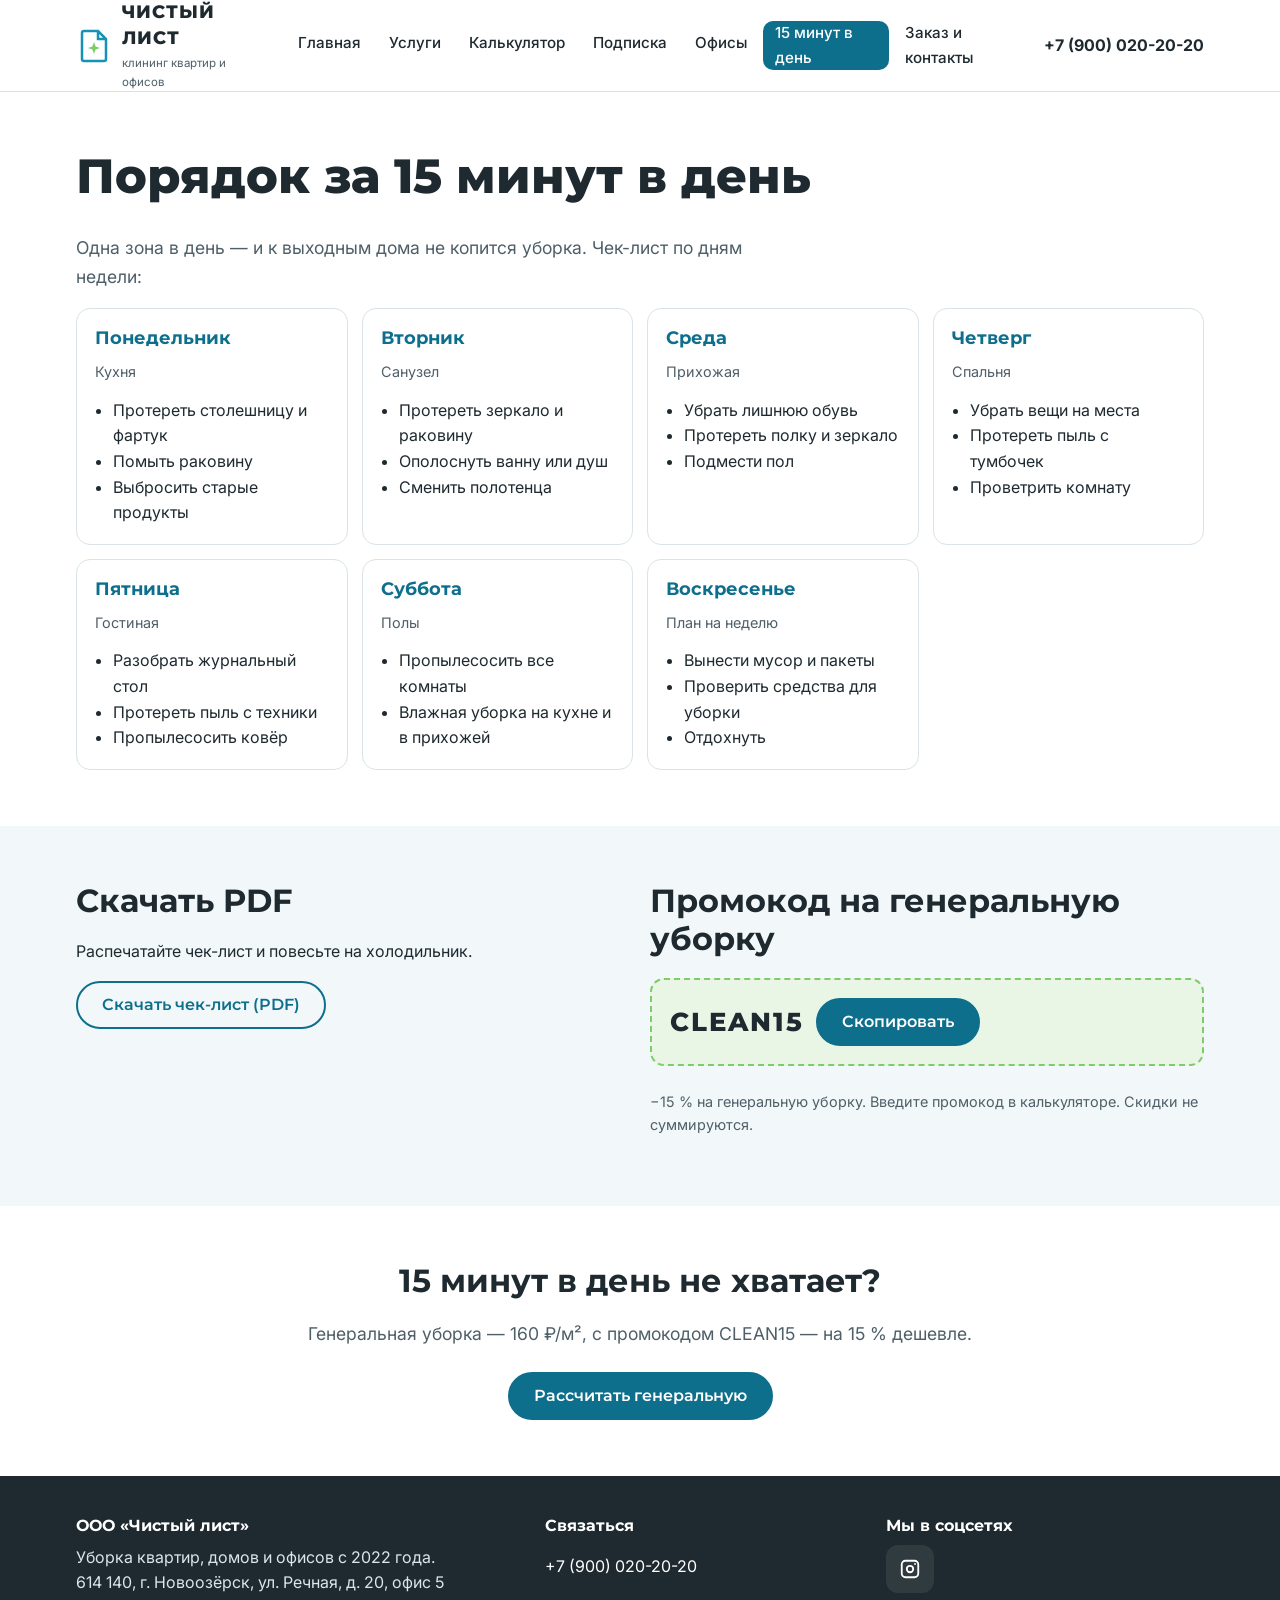
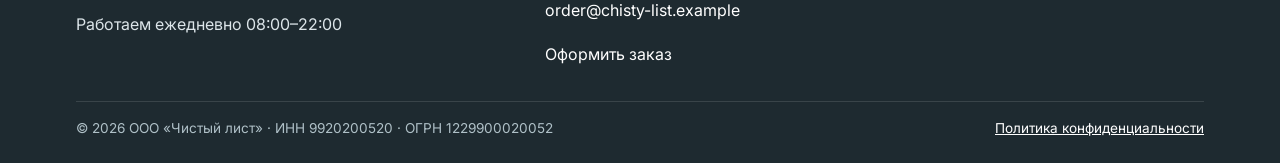
<file: tips.html>
<!doctype html>
<html lang="ru">
<head>
<meta charset="utf-8">
<meta name="viewport" content="width=device-width, initial-scale=1">
<!-- Google tag (gtag.js) -->
<script async src="https://www.googletagmanager.com/gtag/js?id=G-TCNW88BN83"></script>
<script>
  window.dataLayer = window.dataLayer || [];
  function gtag(){dataLayer.push(arguments);}
  gtag('js', new Date());
  // Режим отладки для DebugView: включается адресом ?debug_mode=1 и держится до закрытия вкладки.
  var gaDebug = false;
  try {
    if (/[?&]debug_mode=1/.test(location.search)) sessionStorage.setItem('ga_debug', '1');
    gaDebug = sessionStorage.getItem('ga_debug') === '1';
  } catch (e) {}
  gtag('config', 'G-TCNW88BN83', gaDebug ? { debug_mode: true } : {});
</script>
<title>Порядок за 15 минут в день: чек-лист — Чистый лист</title>
<meta name="description" content="Чек-лист «Порядок за 15 минут в день» по дням недели, PDF для печати и промокод CLEAN15 на генеральную уборку −15 %.">
<link rel="canonical" href="https://tz-20-klining-chistyy-list.vercel.app/tips.html">
<meta property="og:type" content="website">
<meta property="og:locale" content="ru_RU">
<meta property="og:site_name" content="Чистый лист — клининг квартир и офисов">
<meta property="og:title" content="Порядок за 15 минут в день: чек-лист — Чистый лист">
<meta property="og:description" content="Чек-лист «Порядок за 15 минут в день» по дням недели, PDF для печати и промокод CLEAN15 на генеральную уборку −15 %.">
<meta property="og:url" content="https://tz-20-klining-chistyy-list.vercel.app/tips.html">
<meta property="og:image" content="https://tz-20-klining-chistyy-list.vercel.app/img/og-image.jpg">
<meta property="og:image:width" content="1200">
<meta property="og:image:height" content="630">
<meta name="theme-color" content="#1592B5">
<link rel="icon" href="favicon.ico" sizes="any">
<link rel="icon" href="img/favicon.svg" type="image/svg+xml">
<link rel="apple-touch-icon" href="img/apple-touch-icon.png">
<link rel="preconnect" href="https://fonts.googleapis.com">
<link rel="preconnect" href="https://fonts.gstatic.com" crossorigin>
<link rel="stylesheet" href="https://fonts.googleapis.com/css2?family=Inter:wght@400;500;600;700&amp;family=Montserrat:wght@600;700;800&amp;display=swap">
<link rel="stylesheet" href="css/style.css">
<script src="js/analytics.js" defer></script>
<script src="js/main.js" defer></script>
</head>
<body>
<a class="skip-link" href="#main">Перейти к содержанию</a>
<header class="header">
  <div class="wrap header__inner">
    <a class="logo" href="index.html" aria-label="Чистый лист — на главную">
      <svg class="logo__mark" viewBox="0 0 36 36" aria-hidden="true"><path d="M8 3h14l8 8v20a2 2 0 0 1-2 2H8a2 2 0 0 1-2-2V5a2 2 0 0 1 2-2z" fill="#fff" stroke="#1592B5" stroke-width="2.5"/><path d="M22 3v8h8" fill="none" stroke="#1592B5" stroke-width="2.5"/><path d="M18 14l1.6 4.4L24 20l-4.4 1.6L18 26l-1.6-4.4L12 20l4.4-1.6z" fill="#7DCB6A"/></svg>
      <span><span class="logo__name">ЧИСТЫЙ ЛИСТ</span><span class="logo__sub">клининг квартир и офисов</span></span>
    </a>
    <nav class="nav" id="nav" aria-label="Главное меню">
      <ul class="nav__list">
        <li><a class="nav__link" href="index.html">Главная</a></li><li><a class="nav__link" href="services.html">Услуги</a></li><li><a class="nav__link" href="calculator.html">Калькулятор</a></li><li><a class="nav__link" href="subscription.html">Подписка</a></li><li><a class="nav__link" href="office.html">Офисы</a></li><li><a class="nav__link" href="tips.html" aria-current="page">15 минут в день</a></li><li><a class="nav__link" href="contacts.html">Заказ и контакты</a></li>
      </ul>
    </nav>
    <a class="header__phone" href="tel:+79000202020" data-event="contact_click" data-contact-type="phone">+7 (900) 020-20-20</a>
    <button class="nav-toggle" type="button" aria-controls="nav" aria-expanded="false" aria-label="Открыть меню"><span></span></button>
  </div>
</header>
<main id="main">
<section class="section">
  <div class="wrap">
    <h1>Порядок за 15 минут в день</h1>
    <p class="lead">Одна зона в день — и к выходным дома не копится уборка. Чек-лист по дням недели:</p>
    <div class="days"><div class="day"><h3>Понедельник</h3><p class="muted small">Кухня</p><ul><li>Протереть столешницу и фартук</li><li>Помыть раковину</li><li>Выбросить старые продукты</li></ul></div><div class="day"><h3>Вторник</h3><p class="muted small">Санузел</p><ul><li>Протереть зеркало и раковину</li><li>Ополоснуть ванну или душ</li><li>Сменить полотенца</li></ul></div><div class="day"><h3>Среда</h3><p class="muted small">Прихожая</p><ul><li>Убрать лишнюю обувь</li><li>Протереть полку и зеркало</li><li>Подмести пол</li></ul></div><div class="day"><h3>Четверг</h3><p class="muted small">Спальня</p><ul><li>Убрать вещи на места</li><li>Протереть пыль с тумбочек</li><li>Проветрить комнату</li></ul></div><div class="day"><h3>Пятница</h3><p class="muted small">Гостиная</p><ul><li>Разобрать журнальный стол</li><li>Протереть пыль с техники</li><li>Пропылесосить ковёр</li></ul></div><div class="day"><h3>Суббота</h3><p class="muted small">Полы</p><ul><li>Пропылесосить все комнаты</li><li>Влажная уборка на кухне и в прихожей</li></ul></div><div class="day"><h3>Воскресенье</h3><p class="muted small">План на неделю</p><ul><li>Вынести мусор и пакеты</li><li>Проверить средства для уборки</li><li>Отдохнуть</li></ul></div></div>
  </div>
</section>
<section class="section section--soft">
  <div class="wrap grid grid--2">
    <div>
      <h2>Скачать PDF</h2>
      <p>Распечатайте чек-лист и повесьте на холодильник.</p>
      <a class="btn btn--ghost" href="files/poryadok-15-minut.pdf" download>Скачать чек-лист (PDF)</a>
    </div>
    <div>
      <h2>Промокод на генеральную уборку</h2>
      <div class="promo">
        <span class="promo__code" id="promo-code">CLEAN15</span>
        <button class="btn" type="button" data-copy="CLEAN15" data-event="promo_copy" data-promo-code="CLEAN15">Скопировать</button>
        <span class="small" id="promo-status" aria-live="polite"></span>
      </div>
      <p class="small muted mt">−15 % на генеральную уборку. Введите промокод в калькуляторе. Скидки не суммируются.</p>
    </div>
  </div>
</section>
<section class="section">
  <div class="wrap center">
    <h2>15 минут в день не хватает?</h2>
    <p class="lead" style="margin:0 auto 24px">Генеральная уборка — 160 ₽/м², с промокодом CLEAN15 — на 15 % дешевле.</p>
    <a class="btn" href="calculator.html?type=deep" data-event="cta_click" data-button-name="tips_calc_deep" data-page-section="tips_bottom">Рассчитать генеральную</a>
  </div>
</section>
</main>
<footer class="footer">
  <div class="wrap">
    <div class="footer__grid">
      <div>
        <h2>ООО «Чистый лист»</h2>
        <p>Уборка квартир, домов и офисов с 2022 года.<br>614 140, г. Новоозёрск, ул. Речная, д. 20, офис 5</p>
        <p>Работаем ежедневно 08:00–22:00</p>
      </div>
      <div>
        <h2>Связаться</h2>
        <ul>
          <li><a href="tel:+79000202020" data-event="contact_click" data-contact-type="phone">+7 (900) 020-20-20</a></li>
          <li><a href="mailto:order@chisty-list.example" data-event="contact_click" data-contact-type="email">order@chisty-list.example</a></li>
          <li><a href="contacts.html">Оформить заказ</a></li>
        </ul>
      </div>
      <div>
        <h2>Мы в соцсетях</h2>
        <div class="socials"><a href="https://www.instagram.com/nzzerae/" target="_blank" rel="noopener" aria-label="Instagram" data-event="social_click" data-network="instagram" data-page-section="footer"><svg viewBox="0 0 24 24" aria-hidden="true"><path d="M7 2h10a5 5 0 0 1 5 5v10a5 5 0 0 1-5 5H7a5 5 0 0 1-5-5V7a5 5 0 0 1 5-5zm0 2a3 3 0 0 0-3 3v10a3 3 0 0 0 3 3h10a3 3 0 0 0 3-3V7a3 3 0 0 0-3-3H7zm5 3.5a4.5 4.5 0 1 1 0 9 4.5 4.5 0 0 1 0-9zm0 2a2.5 2.5 0 1 0 0 5 2.5 2.5 0 0 0 0-5zM17.5 5.5a1 1 0 1 1 0 2 1 1 0 0 1 0-2z"/></svg></a></div>
      </div>
    </div>
    <div class="footer__bottom">
      <span>© 2026 ООО «Чистый лист» · ИНН 9920200520 · ОГРН 1229900020052</span>
      <a href="privacy.html">Политика конфиденциальности</a>
    </div>
  </div>
</footer>
</body>
</html>
</file>
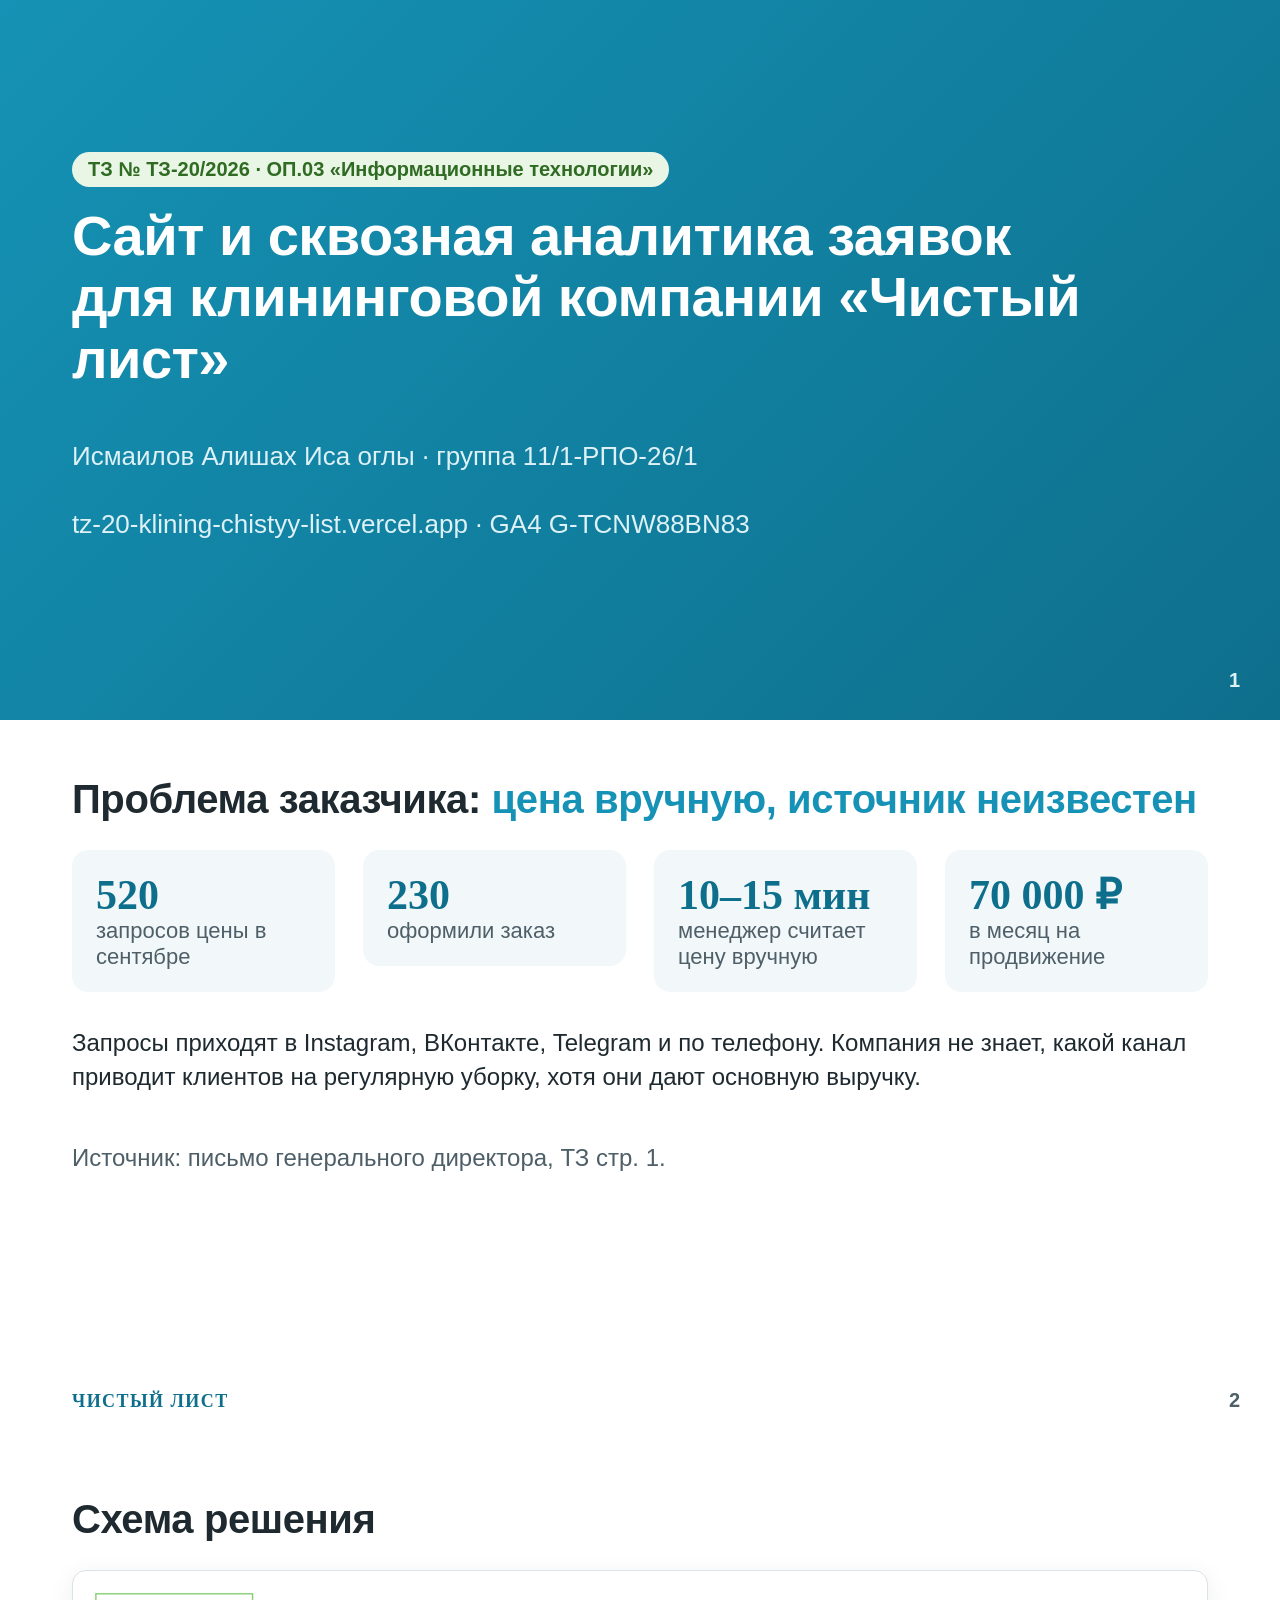
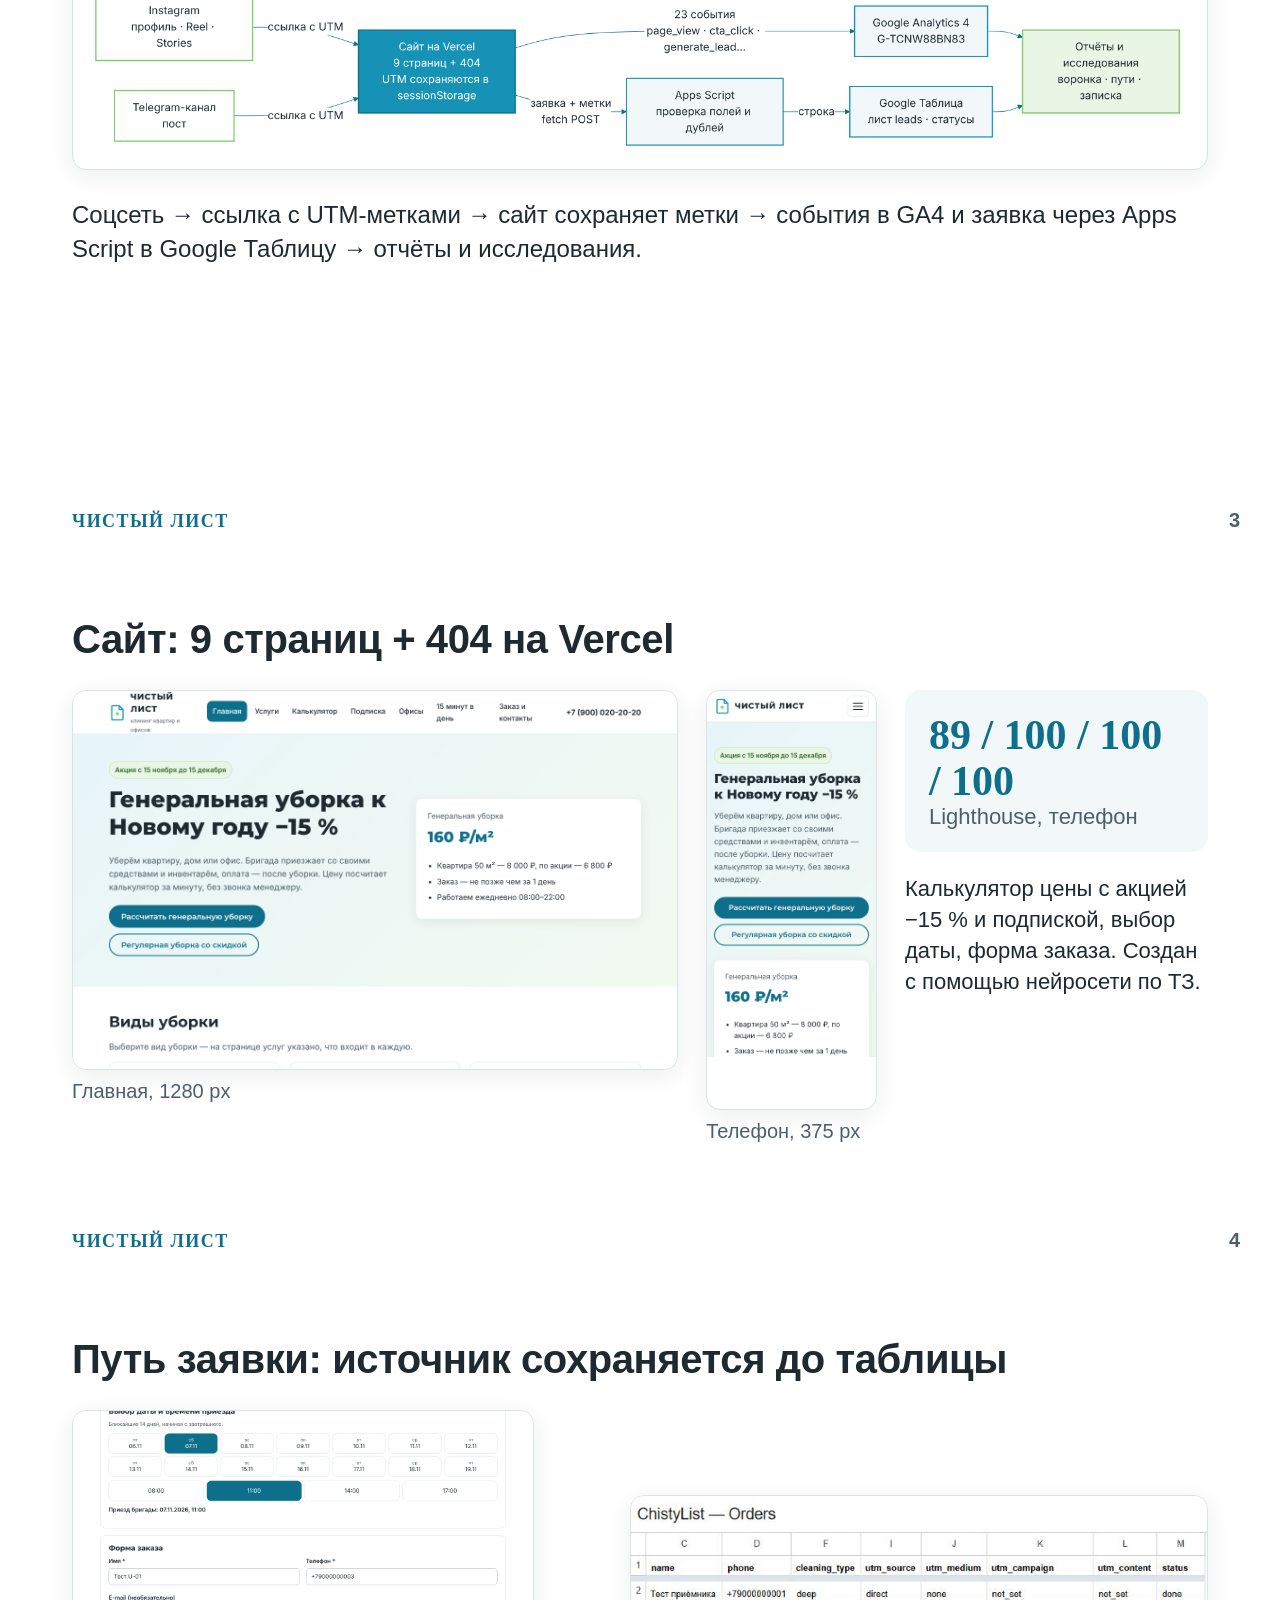
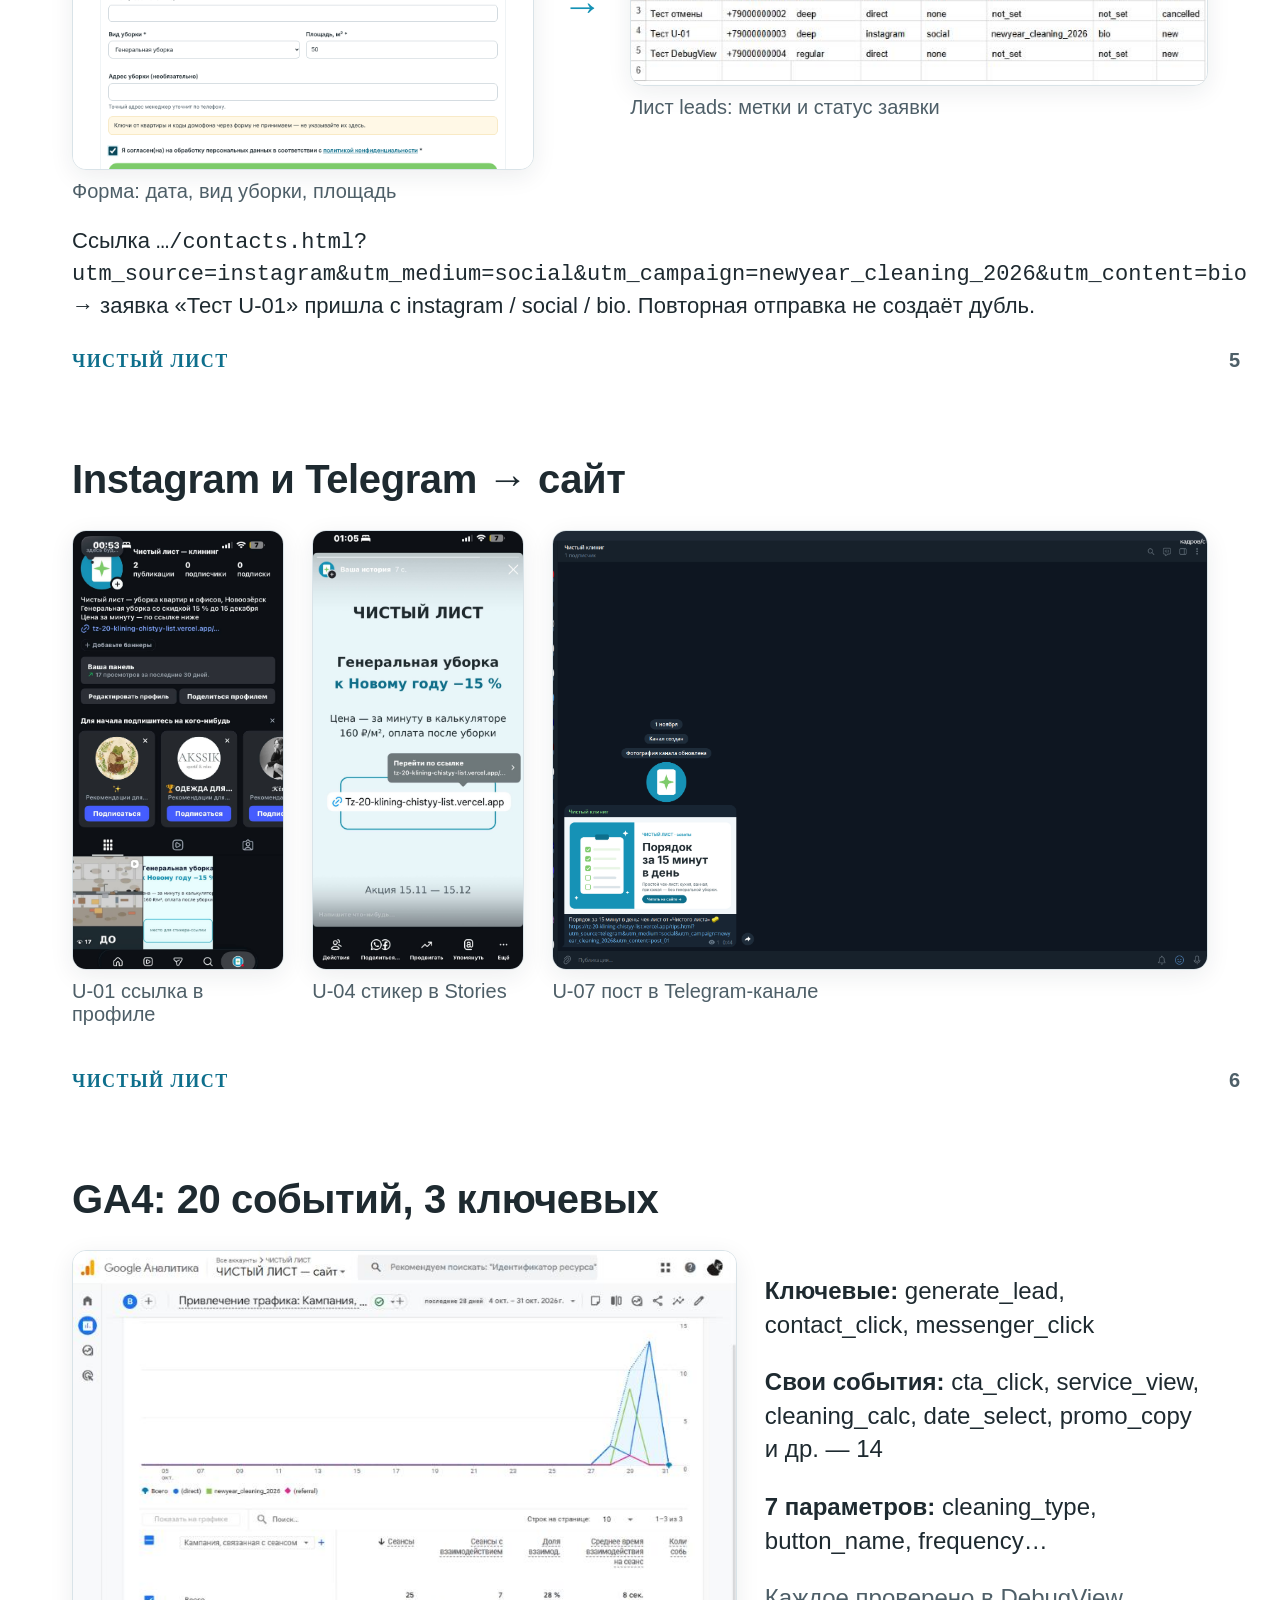
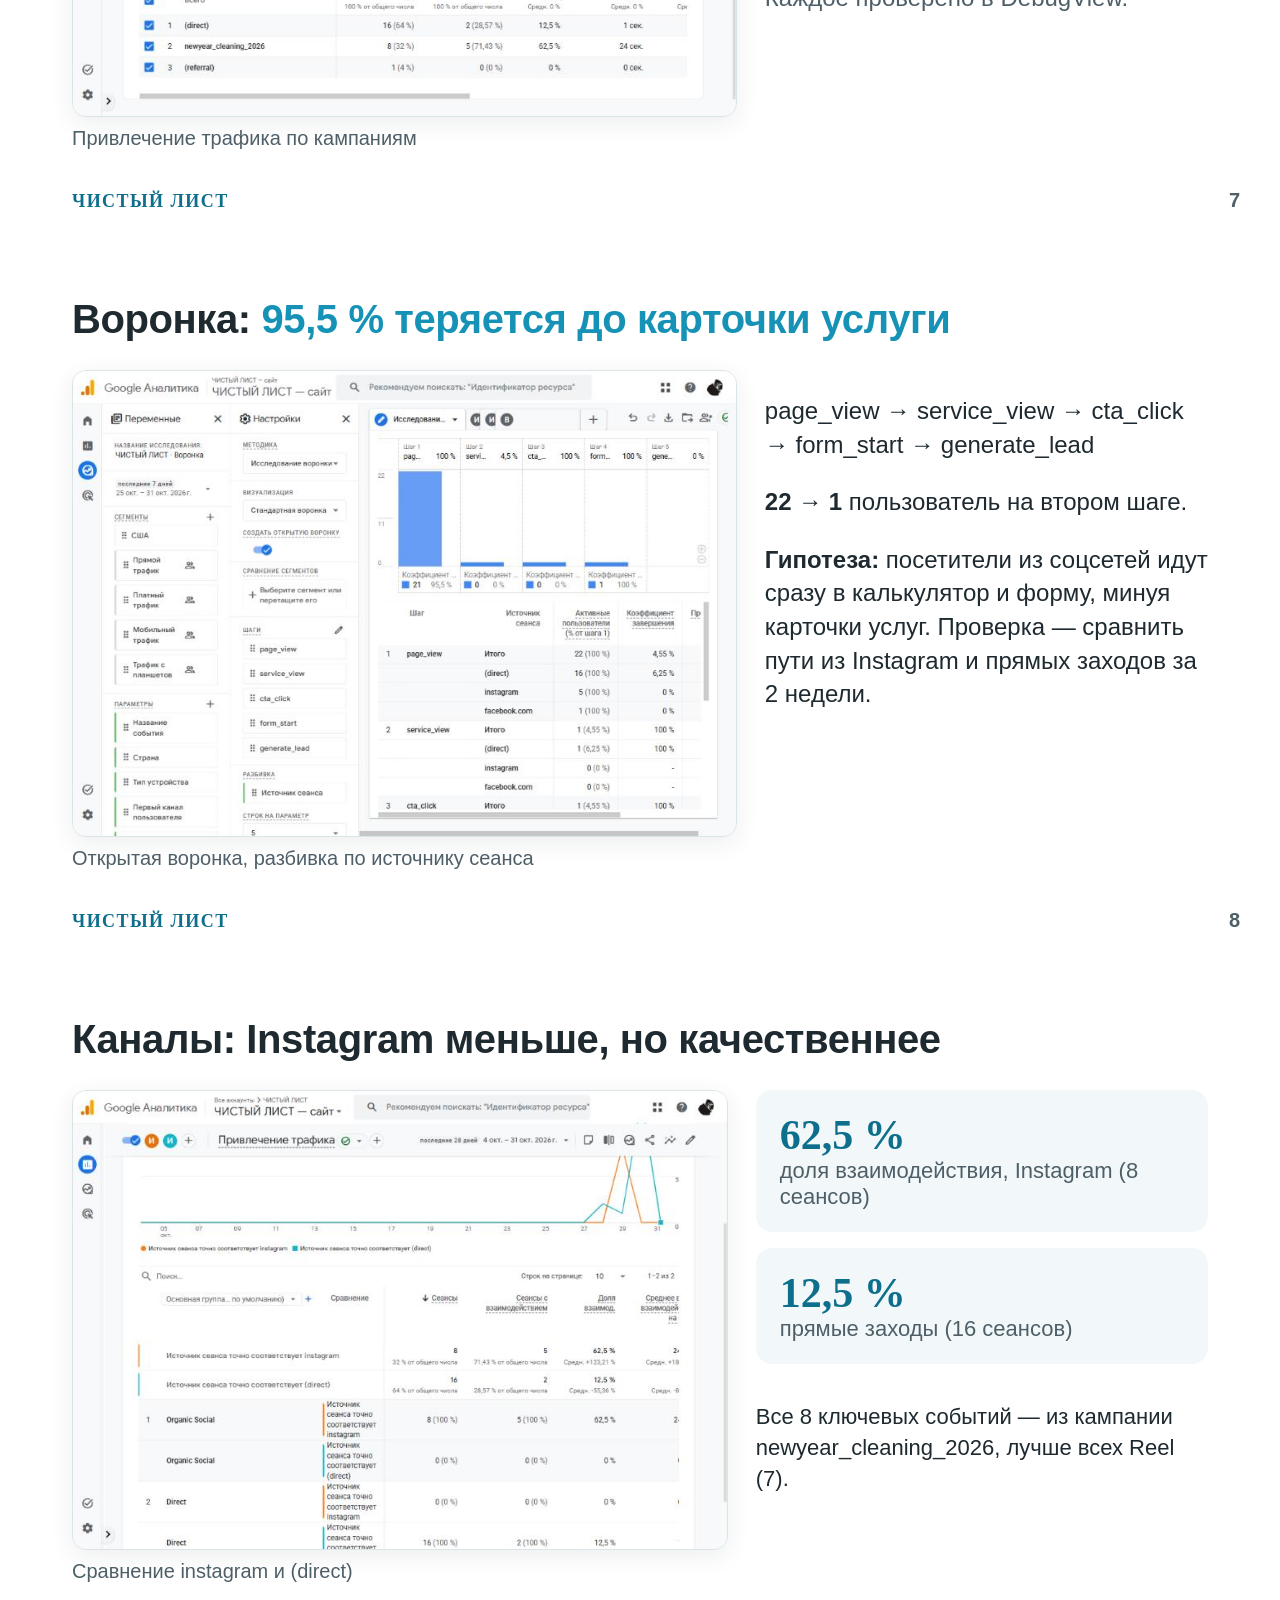
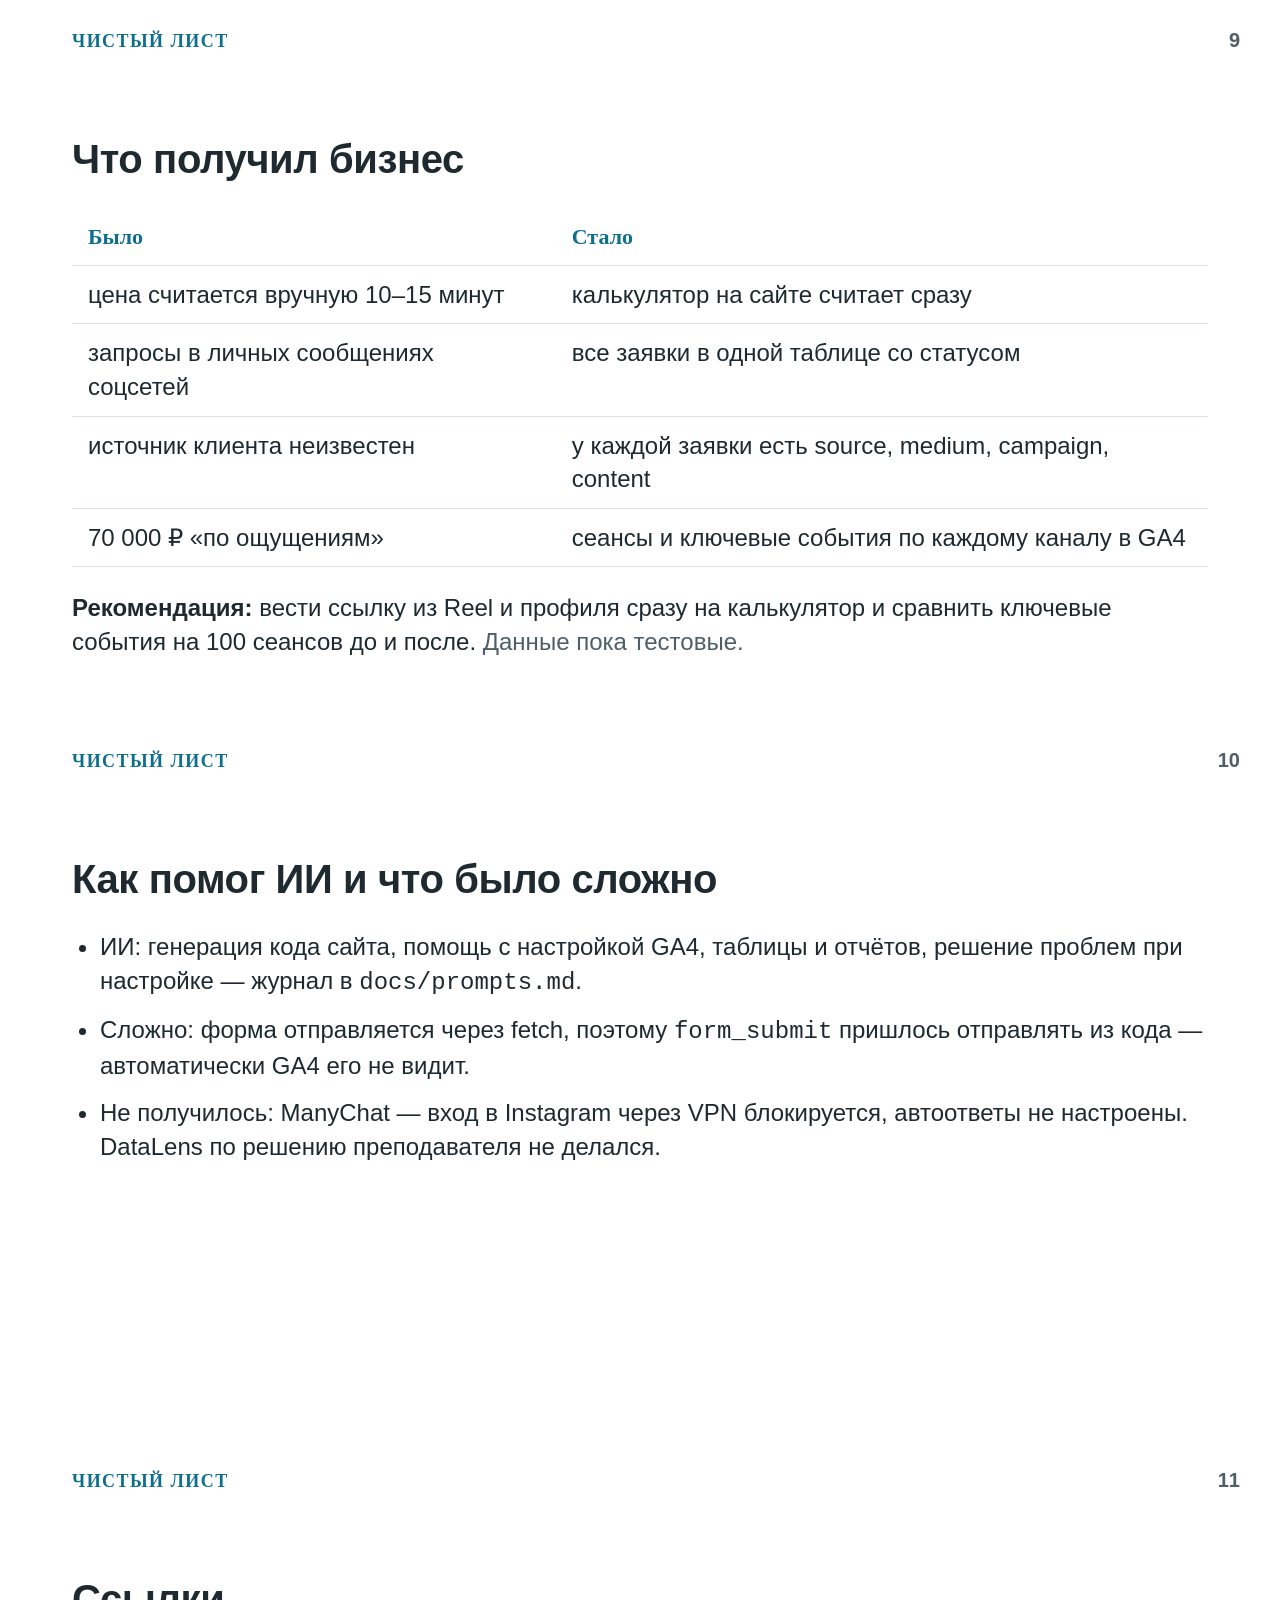
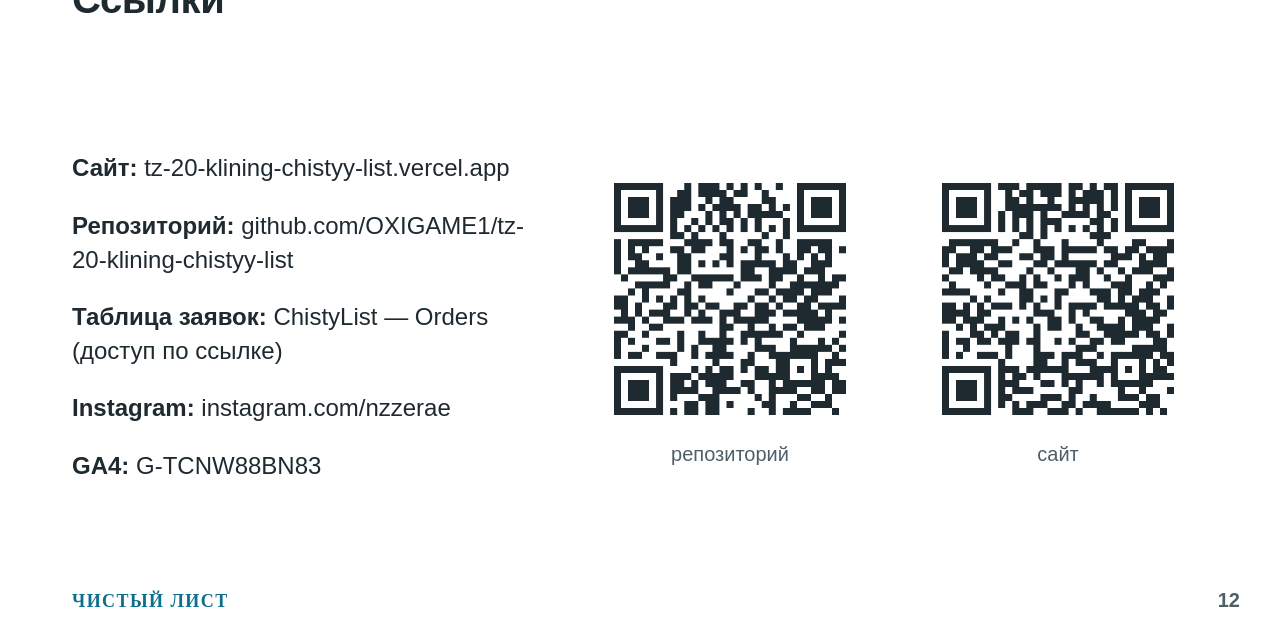
<file: presentation/zashchita.html>
<!doctype html>
<html lang="ru">
<head>
<meta charset="utf-8">
<title>Защита курсовой · ТЗ-20 «Чистый лист»</title>
<style>
  :root{--brand:#1592B5;--brand-dark:#0E6F8C;--green:#7DCB6A;--green-soft:#E9F6E5;--ink:#1E2A30;--muted:#4E5F68;--line:#D9E3E8;--soft:#F2F8FA}
  @page{size:1280px 720px;margin:0}
  *{box-sizing:border-box}
  html,body{margin:0;background:#fff;color:var(--ink);font-family:Inter,Arial,sans-serif}
  .slide{width:1280px;height:720px;position:relative;overflow:hidden;page-break-after:always;padding:56px 72px;display:flex;flex-direction:column}
  .slide:last-child{page-break-after:auto}
  h1,h2{font-family:Montserrat,Inter,sans-serif;margin:0;letter-spacing:-.01em}
  h2{font-size:40px;font-weight:800;line-height:1.15;margin-bottom:28px}
  h2 .accent{color:var(--brand)}
  .num{position:absolute;right:40px;bottom:28px;font-size:20px;color:var(--muted);font-weight:600}
  .logo{position:absolute;left:72px;bottom:28px;font-family:Montserrat;font-weight:800;font-size:18px;color:var(--brand-dark);letter-spacing:.08em}
  p,li,td,th{font-size:24px;line-height:1.4}
  .muted{color:var(--muted)}
  .row{display:flex;gap:28px;flex:1;min-height:0;align-items:flex-start}
  .shot{border:1px solid var(--line);border-radius:14px;box-shadow:0 6px 24px rgba(30,42,48,.08);overflow:hidden;background:#fff}
  .shot img{display:block;width:100%}
  .cap{font-size:20px;color:var(--muted);margin-top:10px}
  .stat{background:var(--soft);border-radius:16px;padding:22px 24px;flex:1}
  .stat b{display:block;font-family:Montserrat;font-weight:800;font-size:42px;color:var(--brand-dark);line-height:1.1}
  .stat span{font-size:22px;color:var(--muted)}
  table{border-collapse:collapse;width:100%}
  th,td{text-align:left;padding:12px 16px;border-bottom:1px solid var(--line);vertical-align:top}
  th{font-family:Montserrat;font-size:22px;color:var(--brand-dark)}
  .pill{display:inline-block;background:var(--green-soft);color:#2F6B22;border-radius:999px;padding:6px 16px;font-size:20px;font-weight:600}
.crop{overflow:hidden} .crop img{width:100%;height:100%;object-fit:cover}
  .arrow{font-size:40px;color:var(--brand);align-self:center}
  .title{background:linear-gradient(135deg,#1592B5 0%,#0E6F8C 100%);color:#fff;justify-content:center}
  .title h1{font-size:56px;font-weight:800;line-height:1.1;margin:18px 0 22px}
  .title p{font-size:26px;color:#DDF1F7}
  .title .num,.title .logo{color:#DDF1F7}
</style>
</head>
<body>

<!-- 1 -->
<section class="slide title">
  <span class="pill" style="align-self:flex-start">ТЗ № ТЗ-20/2026 · ОП.03 «Информационные технологии»</span>
  <h1>Сайт и сквозная аналитика заявок<br>для клининговой компании «Чистый лист»</h1>
  <p>Исмаилов Алишах Иса оглы · группа 11/1-РПО-26/1</p>
  <p style="margin-top:6px">tz-20-klining-chistyy-list.vercel.app · GA4 G-TCNW88BN83</p>
  <span class="num">1</span>
</section>

<!-- 2 -->
<section class="slide">
  <h2>Проблема заказчика: <span class="accent">цена вручную, источник неизвестен</span></h2>
  <div class="row" style="flex:0 0 auto">
    <div class="stat"><b>520</b><span>запросов цены в сентябре</span></div>
    <div class="stat"><b>230</b><span>оформили заказ</span></div>
    <div class="stat"><b>10–15 мин</b><span>менеджер считает цену вручную</span></div>
    <div class="stat"><b>70 000 ₽</b><span>в месяц на продвижение</span></div>
  </div>
  <p style="margin-top:34px">Запросы приходят в Instagram, ВКонтакте, Telegram и по телефону. Компания не знает, какой канал приводит клиентов на регулярную уборку, хотя они дают основную выручку.</p>
  <p class="muted">Источник: письмо генерального директора, ТЗ стр. 1.</p>
  <span class="logo">ЧИСТЫЙ ЛИСТ</span><span class="num">2</span>
</section>

<!-- 3 -->
<section class="slide">
  <h2>Схема решения</h2>
  <div class="shot" style="padding:18px"><img src="../docs/scheme.png" alt="Схема работы"></div>
  <p style="margin-top:28px">Соцсеть → ссылка с UTM-метками → сайт сохраняет метки → события в GA4 и заявка через Apps Script в Google Таблицу → отчёты и исследования.</p>
  <span class="logo">ЧИСТЫЙ ЛИСТ</span><span class="num">3</span>
</section>

<!-- 4 -->
<section class="slide">
  <h2>Сайт: 9 страниц + 404 на Vercel</h2>
  <div class="row">
    <div style="flex:2.2"><div class="shot"><img src="../screens/kursovaya/01-site-home.png" alt="Главная"></div><div class="cap">Главная, 1280 px</div></div>
    <div style="flex:.62"><div class="shot" style="height:420px"><img src="../screens/kursovaya/02-site-mobile.png" alt="Телефон"></div><div class="cap">Телефон, 375 px</div></div>
    <div style="flex:1.1">
      <div class="stat" style="margin-bottom:16px"><b>89 / 100 / 100 / 100</b><span>Lighthouse, телефон</span></div>
      <p style="font-size:22px">Калькулятор цены с акцией −15 % и подпиской, выбор даты, форма заказа. Создан с помощью нейросети по ТЗ.</p>
    </div>
  </div>
  <span class="logo">ЧИСТЫЙ ЛИСТ</span><span class="num">4</span>
</section>

<!-- 5 -->
<section class="slide">
  <h2>Путь заявки: источник сохраняется до таблицы</h2>
  <div class="row" style="align-items:center">
    <div style="flex:1"><div class="shot crop" style="height:360px"><img src="../screens/kursovaya/04-form.png" alt="Форма" style="object-position:50% 72%"></div><div class="cap">Форма: дата, вид уборки, площадь</div></div>
    <div class="arrow">→</div>
    <div style="flex:1.25"><div class="shot"><img src="../screens/kursovaya/05-lead-in-sheet.png" alt="Таблица"></div><div class="cap">Лист leads: метки и статус заявки</div></div>
  </div>
  <p style="font-size:22px">Ссылка <code>…/contacts.html?utm_source=instagram&amp;utm_medium=social&amp;utm_campaign=newyear_cleaning_2026&amp;utm_content=bio</code> → заявка «Тест U-01» пришла с instagram / social / bio. Повторная отправка не создаёт дубль.</p>
  <span class="logo">ЧИСТЫЙ ЛИСТ</span><span class="num">5</span>
</section>

<!-- 6 -->
<section class="slide">
  <h2>Instagram и Telegram → сайт</h2>
  <div class="row">
    <div style="flex:1"><div class="shot crop" style="height:440px"><img style="object-position:50% 0%" src="../screens/instagram/profile-bio-link.png" alt="Профиль"></div><div class="cap">U-01 ссылка в профиле</div></div>
    <div style="flex:1"><div class="shot crop" style="height:440px"><img style="object-position:50% 40%" src="../screens/instagram/stories-01-link-sticker.png" alt="Stories"></div><div class="cap">U-04 стикер в Stories</div></div>
    <div style="flex:1.55"><div class="shot crop" style="height:440px"><img src="../screens/telegram/post_01.png" alt="Telegram" style="object-position:0% 100%;width:auto;height:100%"></div><div class="cap">U-07 пост в Telegram-канале</div></div>
  </div>
  <span class="logo">ЧИСТЫЙ ЛИСТ</span><span class="num">6</span>
</section>

<!-- 7 -->
<section class="slide">
  <h2>GA4: 20 событий, 3 ключевых</h2>
  <div class="row">
    <div style="flex:1.5"><div class="shot"><img src="../screens/reports/traffic-campaign.png" alt="Кампании"></div><div class="cap">Привлечение трафика по кампаниям</div></div>
    <div style="flex:1">
      <p><b>Ключевые:</b> generate_lead, contact_click, messenger_click</p>
      <p><b>Свои события:</b> cta_click, service_view, cleaning_calc, date_select, promo_copy и др. — 14</p>
      <p><b>7 параметров:</b> cleaning_type, button_name, frequency…</p>
      <p class="muted">Каждое проверено в DebugView.</p>
    </div>
  </div>
  <span class="logo">ЧИСТЫЙ ЛИСТ</span><span class="num">7</span>
</section>

<!-- 8 -->
<section class="slide">
  <h2>Воронка: <span class="accent">95,5 % теряется до карточки услуги</span></h2>
  <div class="row">
    <div style="flex:1.5"><div class="shot"><img src="../screens/explore/funnel-1-open-source.png" alt="Воронка"></div><div class="cap">Открытая воронка, разбивка по источнику сеанса</div></div>
    <div style="flex:1">
      <p>page_view → service_view → cta_click → form_start → generate_lead</p>
      <p><b>22 → 1</b> пользователь на втором шаге.</p>
      <p><b>Гипотеза:</b> посетители из соцсетей идут сразу в калькулятор и форму, минуя карточки услуг. Проверка — сравнить пути из Instagram и прямых заходов за 2 недели.</p>
    </div>
  </div>
  <span class="logo">ЧИСТЫЙ ЛИСТ</span><span class="num">8</span>
</section>

<!-- 9 -->
<section class="slide">
  <h2>Каналы: Instagram меньше, но качественнее</h2>
  <div class="row">
    <div style="flex:1.45"><div class="shot"><img src="../screens/reports/comparison-instagram-direct.png" alt="Сравнение"></div><div class="cap">Сравнение instagram и (direct)</div></div>
    <div style="flex:1;display:flex;flex-direction:column;gap:16px">
      <div class="stat"><b>62,5 %</b><span>доля взаимодействия, Instagram (8 сеансов)</span></div>
      <div class="stat"><b>12,5 %</b><span>прямые заходы (16 сеансов)</span></div>
      <p style="font-size:22px">Все 8 ключевых событий — из кампании newyear_cleaning_2026, лучше всех Reel (7).</p>
    </div>
  </div>
  <span class="logo">ЧИСТЫЙ ЛИСТ</span><span class="num">9</span>
</section>

<!-- 10 -->
<section class="slide">
  <h2>Что получил бизнес</h2>
  <table>
    <tr><th>Было</th><th>Стало</th></tr>
    <tr><td>цена считается вручную 10–15 минут</td><td>калькулятор на сайте считает сразу</td></tr>
    <tr><td>запросы в личных сообщениях соцсетей</td><td>все заявки в одной таблице со статусом</td></tr>
    <tr><td>источник клиента неизвестен</td><td>у каждой заявки есть source, medium, campaign, content</td></tr>
    <tr><td>70 000 ₽ «по ощущениям»</td><td>сеансы и ключевые события по каждому каналу в GA4</td></tr>
  </table>
  <p style="margin-top:24px"><b>Рекомендация:</b> вести ссылку из Reel и профиля сразу на калькулятор и сравнить ключевые события на 100 сеансов до и после. <span class="muted">Данные пока тестовые.</span></p>
  <span class="logo">ЧИСТЫЙ ЛИСТ</span><span class="num">10</span>
</section>

<!-- 11 -->
<section class="slide">
  <h2>Как помог ИИ и что было сложно</h2>
  <ul style="margin:0;padding-left:28px">
    <li>ИИ: генерация кода сайта, помощь с настройкой GA4, таблицы и отчётов, решение проблем при настройке — журнал в <code>docs/prompts.md</code>.</li>
    <li style="margin-top:14px">Сложно: форма отправляется через fetch, поэтому <code>form_submit</code> пришлось отправлять из кода — автоматически GA4 его не видит.</li>
    <li style="margin-top:14px">Не получилось: ManyChat — вход в Instagram через VPN блокируется, автоответы не настроены. DataLens по решению преподавателя не делался.</li>
  </ul>
  <span class="logo">ЧИСТЫЙ ЛИСТ</span><span class="num">11</span>
</section>

<!-- 12 -->
<section class="slide">
  <h2>Ссылки</h2>
  <div class="row" style="align-items:center">
    <div style="flex:1.6">
      <p><b>Сайт:</b> tz-20-klining-chistyy-list.vercel.app</p>
      <p><b>Репозиторий:</b> github.com/OXIGAME1/tz-20-klining-chistyy-list</p>
      <p><b>Таблица заявок:</b> ChistyList — Orders (доступ по ссылке)</p>
      <p><b>Instagram:</b> instagram.com/nzzerae</p>
      <p><b>GA4:</b> G-TCNW88BN83</p>
    </div>
    <div style="flex:1;text-align:center"><img src="qr-repo.png" alt="QR репозиторий" style="width:260px"><div class="cap">репозиторий</div></div>
    <div style="flex:1;text-align:center"><img src="qr-site.png" alt="QR сайт" style="width:260px"><div class="cap">сайт</div></div>
  </div>
  <span class="logo">ЧИСТЫЙ ЛИСТ</span><span class="num">12</span>
</section>

</body>
</html>
</file>
<file: css/style.css>
/* ЧИСТЫЙ ЛИСТ — общие стили сайта */
:root {
  --brand: #1592B5;        /* бирюзово-синий, фирменный */
  --brand-dark: #0E6F8C;   /* для кнопок и текста: контраст с белым выше 4.5:1 */
  --green: #7DCB6A;        /* свежий зелёный */
  --green-soft: #E9F6E5;
  --ink: #1E2A30;          /* графит */
  --muted: #4E5F68;
  --line: #D9E3E8;
  --bg: #FFFFFF;
  --bg-soft: #F2F8FA;
  --error: #B42318;
  --radius: 14px;
  --shadow: 0 6px 24px rgba(30, 42, 48, .08);
  --wrap: 1160px;
}

*, *::before, *::after { box-sizing: border-box; }
html { -webkit-text-size-adjust: 100%; scroll-behavior: smooth; }
body {
  margin: 0;
  font-family: "Inter", system-ui, -apple-system, "Segoe UI", Roboto, Arial, sans-serif;
  font-size: 16px;
  line-height: 1.6;
  color: var(--ink);
  background: var(--bg);
  overflow-x: hidden;
}
img { max-width: 100%; height: auto; display: block; }
[hidden] { display: none !important; }
a { color: var(--brand-dark); }
h1, h2, h3 { font-family: "Montserrat", "Inter", sans-serif; line-height: 1.2; margin: 0 0 .6em; }
h1 { font-size: clamp(1.8rem, 4.5vw, 3rem); font-weight: 800; }
h2 { font-size: clamp(1.4rem, 3vw, 2rem); font-weight: 700; }
h3 { font-size: 1.15rem; font-weight: 700; }
p { margin: 0 0 1em; }

.wrap { width: 100%; max-width: var(--wrap); margin: 0 auto; padding: 0 16px; }
.section { padding: 56px 0; }
.section--soft { background: var(--bg-soft); }
.lead { font-size: 1.1rem; color: var(--muted); max-width: 720px; }
.muted { color: var(--muted); }
.small { font-size: .9rem; }
.visually-hidden {
  position: absolute !important; width: 1px; height: 1px; overflow: hidden;
  clip: rect(0 0 0 0); white-space: nowrap;
}
.skip-link { position: absolute; left: -999px; top: 8px; background: var(--ink); color: #fff; padding: 8px 12px; z-index: 100; }
.skip-link:focus { left: 8px; }
:focus-visible { outline: 3px solid var(--green); outline-offset: 2px; }

/* ---------- Кнопки ---------- */
.btn {
  display: inline-flex; align-items: center; justify-content: center; gap: 8px;
  min-height: 48px; min-width: 44px; padding: 12px 24px;
  border-radius: 999px; border: 2px solid var(--brand-dark);
  background: var(--brand-dark); color: #fff;
  font: 600 1rem/1.2 "Montserrat", sans-serif; text-decoration: none; cursor: pointer;
  transition: background .2s, transform .1s;
}
.btn:hover { background: #0B5B73; }
.btn:active { transform: translateY(1px); }
.btn[disabled] { opacity: .6; cursor: wait; }
.btn--ghost { background: transparent; color: var(--brand-dark); }
.btn--ghost:hover { background: var(--bg-soft); }
.btn--green { background: var(--green); border-color: var(--green); color: var(--ink); }
.btn--green:hover { background: #6BB958; }
.btn--block { width: 100%; }

/* ---------- Шапка ---------- */
.header { position: sticky; top: 0; z-index: 50; background: rgba(255,255,255,.96); border-bottom: 1px solid var(--line); backdrop-filter: blur(6px); }
.header__inner { display: flex; align-items: center; gap: 16px; min-height: 68px; }
.logo { display: flex; align-items: center; gap: 10px; text-decoration: none; color: var(--ink); margin-right: auto; }
.logo__mark { width: 36px; height: 36px; flex: none; }
.logo__name { font: 800 1.1rem/1 "Montserrat", sans-serif; letter-spacing: .06em; }
.logo__sub { display: block; font-size: .72rem; color: var(--muted); letter-spacing: 0; font-weight: 400; margin-top: 3px; }
.nav__list { display: flex; gap: 4px; list-style: none; margin: 0; padding: 0; }
.nav__link {
  display: flex; align-items: center; min-height: 44px; padding: 0 12px; border-radius: 10px;
  color: var(--ink); text-decoration: none; font-weight: 500; font-size: .95rem;
}
.nav__link:hover { background: var(--bg-soft); }
.nav__link[aria-current="page"] { background: var(--brand-dark); color: #fff; }
.header__phone { font-weight: 700; text-decoration: none; color: var(--ink); white-space: nowrap; min-height: 44px; display: flex; align-items: center; }
.nav-toggle {
  display: none; width: 48px; height: 48px; border: 1px solid var(--line); border-radius: 12px;
  background: #fff; cursor: pointer; align-items: center; justify-content: center;
}
.nav-toggle span, .nav-toggle span::before, .nav-toggle span::after {
  display: block; width: 22px; height: 2px; background: var(--ink); position: relative; content: "";
}
.nav-toggle span::before { position: absolute; top: -7px; }
.nav-toggle span::after { position: absolute; top: 7px; }

@media (max-width: 1100px) {
  .nav-toggle { display: inline-flex; }
  .header__phone { display: none; }
  .nav { position: absolute; top: 100%; left: 0; right: 0; background: #fff; border-bottom: 1px solid var(--line); display: none; box-shadow: var(--shadow); }
  .nav.is-open { display: block; }
  .nav__list { flex-direction: column; padding: 8px 16px 16px; }
  .nav__link { min-height: 48px; }
}

/* ---------- Первый экран ---------- */
.hero { background: linear-gradient(135deg, #E8F5F9 0%, #F3FAF1 100%); padding: 56px 0 64px; }
.hero__grid { display: grid; grid-template-columns: 1.3fr 1fr; gap: 32px; align-items: center; }
.badge { display: inline-block; background: var(--green-soft); color: #2F6B23; border: 1px solid #BFE3B4; font-weight: 600; font-size: .9rem; padding: 6px 12px; border-radius: 999px; margin-bottom: 16px; }
.hero__actions { display: flex; flex-wrap: wrap; gap: 12px; margin-top: 24px; }
.hero__card { background: #fff; border-radius: var(--radius); box-shadow: var(--shadow); padding: 24px; }
.hero__card ul { margin: 0; padding-left: 20px; }
.hero__card li { margin-bottom: 8px; }
.price-big { font: 800 2rem/1 "Montserrat", sans-serif; color: var(--brand-dark); }

/* ---------- Карточки ---------- */
.grid { display: grid; gap: 20px; }
.grid--3 { grid-template-columns: repeat(3, 1fr); }
.grid--2 { grid-template-columns: repeat(2, 1fr); }
.card {
  background: #fff; border: 1px solid var(--line); border-radius: var(--radius); padding: 22px;
  display: flex; flex-direction: column; gap: 8px;
}
.card--link { cursor: pointer; text-decoration: none; color: inherit; transition: box-shadow .2s, border-color .2s; }
.card--link:hover { box-shadow: var(--shadow); border-color: var(--brand); }
.card__icon { width: 48px; height: 48px; border-radius: 12px; background: var(--bg-soft); display: grid; place-items: center; color: var(--brand-dark); }
.card__price { font: 700 1.2rem/1.2 "Montserrat", sans-serif; color: var(--brand-dark); margin-top: auto; }
.card ul { margin: 0; padding-left: 18px; }
.card li { margin-bottom: 4px; }

/* ---------- Что входит (раскрывающиеся блоки) ---------- */
.faq details { border: 1px solid var(--line); border-radius: var(--radius); background: #fff; margin-bottom: 12px; }
.faq summary {
  cursor: pointer; list-style: none; padding: 16px 52px 16px 20px; min-height: 56px; position: relative;
  font: 600 1.05rem/1.4 "Montserrat", sans-serif;
}
.faq summary::-webkit-details-marker { display: none; }
.faq summary::after { content: "+"; position: absolute; right: 20px; top: 50%; transform: translateY(-50%); font-size: 1.5rem; color: var(--brand-dark); }
.faq details[open] summary::after { content: "−"; }
.faq .faq__body { padding: 0 20px 16px; }
.faq ul { margin: 0; padding-left: 20px; }

/* ---------- Галерея до/после ---------- */
.gallery { display: grid; grid-template-columns: repeat(3, 1fr); gap: 16px; }
.gallery__item { border: 0; padding: 0; background: none; cursor: pointer; text-align: left; border-radius: var(--radius); overflow: hidden; box-shadow: var(--shadow); }
.gallery__pair { display: grid; grid-template-columns: 1fr 1fr; }
.gallery__pair img { aspect-ratio: 4 / 3; object-fit: cover; width: 100%; }
.gallery__caption { display: block; padding: 10px 14px; background: #fff; font-weight: 600; color: var(--ink); font-family: "Inter", sans-serif; }
.lightbox { position: fixed; inset: 0; background: rgba(15, 22, 26, .85); display: none; align-items: center; justify-content: center; padding: 16px; z-index: 200; }
.lightbox.is-open { display: flex; }
.lightbox__inner { background: #fff; border-radius: var(--radius); max-width: 960px; width: 100%; padding: 16px; }
.lightbox__pair { display: grid; grid-template-columns: 1fr 1fr; gap: 12px; }
.lightbox__pair figure { margin: 0; }
.lightbox__pair figcaption { text-align: center; font-weight: 600; padding-top: 6px; }
.lightbox__close { float: right; }

/* ---------- Формы ---------- */
.form { display: grid; gap: 16px; }
.field { display: grid; gap: 6px; }
.field label, .field legend { font-weight: 600; }
.field input, .field select, .field textarea {
  width: 100%; min-height: 48px; padding: 10px 14px; border: 1.5px solid #9FB2BC; border-radius: 10px;
  font: inherit; color: var(--ink); background: #fff;
}
.field input:focus, .field select:focus, .field textarea:focus { border-color: var(--brand); outline: none; box-shadow: 0 0 0 3px rgba(21,146,181,.2); }
.field.has-error input, .field.has-error select { border-color: var(--error); background: #FFF6F5; }
.field__error { color: var(--error); font-size: .9rem; min-height: 0; }
.field__hint { color: var(--muted); font-size: .88rem; }
.check { display: flex; gap: 12px; align-items: flex-start; }
.check input { width: 24px; height: 24px; min-height: 24px; margin: 2px 0 0; flex: none; accent-color: var(--brand-dark); }
.check.has-error { color: var(--error); }
.notice { background: #FFF8E6; border: 1px solid #F1D48A; border-radius: 10px; padding: 12px 14px; font-size: .95rem; }
.notice--info { background: var(--bg-soft); border-color: var(--line); }
.form-status { font-weight: 600; }
.form-status.is-error { color: var(--error); }
.form-row { display: grid; grid-template-columns: 1fr 1fr; gap: 16px; }

/* ---------- Калькулятор ---------- */
.calc { display: grid; grid-template-columns: 1.4fr 1fr; gap: 24px; align-items: start; }
.panel { background: #fff; border: 1px solid var(--line); border-radius: var(--radius); padding: 22px; margin-bottom: 20px; }
.panel h2 { font-size: 1.25rem; }
.options { display: grid; grid-template-columns: repeat(auto-fit, minmax(150px, 1fr)); gap: 10px; }
.option { position: relative; }
.option input { position: absolute; opacity: 0; inset: 0; }
.option span {
  display: flex; flex-direction: column; justify-content: center; min-height: 64px; padding: 10px 14px;
  border: 1.5px solid var(--line); border-radius: 12px; cursor: pointer; background: #fff; height: 100%;
}
.option small { color: var(--muted); }
.option input:checked + span { border-color: var(--brand-dark); background: #E8F5F9; box-shadow: inset 0 0 0 1px var(--brand-dark); }
.option input:focus-visible + span { outline: 3px solid var(--green); outline-offset: 2px; }
.option input:disabled + span { opacity: .45; cursor: not-allowed; }
.range-row { display: flex; gap: 12px; align-items: center; }
.range-row input[type="range"] { flex: 1; min-height: 44px; accent-color: var(--brand-dark); }
.range-row input[type="number"] { width: 110px; }
.extras { display: grid; gap: 10px; }
.extra { display: flex; align-items: center; gap: 12px; padding: 10px 14px; border: 1px solid var(--line); border-radius: 12px; min-height: 56px; }
.extra label { display: flex; align-items: center; gap: 12px; flex: 1; cursor: pointer; }
.extra input[type="checkbox"] { width: 24px; height: 24px; accent-color: var(--brand-dark); flex: none; }
.extra__price { color: var(--muted); white-space: nowrap; }
.qty { display: flex; align-items: center; gap: 6px; }
.qty input { width: 64px; min-height: 44px; text-align: center; border: 1.5px solid #9FB2BC; border-radius: 10px; font: inherit; }
.summary { position: sticky; top: 88px; background: var(--ink); color: #fff; border-radius: var(--radius); padding: 24px; }
.summary h2 { color: #fff; font-size: 1.25rem; }
.summary dl { display: grid; grid-template-columns: 1fr auto; gap: 6px 12px; margin: 0 0 16px; }
.summary dt { color: #C9D6DC; }
.summary dd { margin: 0; text-align: right; font-weight: 600; }
.summary__total { font: 800 2rem/1.1 "Montserrat", sans-serif; color: var(--green); margin-bottom: 4px; }
.summary .btn { margin-top: 12px; }
.summary .muted { color: #C9D6DC; }

/* ---------- Подписка ---------- */
.freq { display: grid; grid-template-columns: repeat(2, 1fr); gap: 16px; }
.freq__btn {
  text-align: left; padding: 22px; border-radius: var(--radius); border: 2px solid var(--line); background: #fff;
  cursor: pointer; font: inherit; color: var(--ink); min-height: 44px;
}
.freq__btn[aria-pressed="true"] { border-color: var(--brand-dark); background: #E8F5F9; }
.freq__discount { display: inline-block; background: var(--green); color: var(--ink); font-weight: 700; border-radius: 999px; padding: 2px 10px; }
.saving { font: 800 2.2rem/1.1 "Montserrat", sans-serif; color: var(--brand-dark); }

/* ---------- Дата ---------- */
.dates { display: grid; grid-template-columns: repeat(7, 1fr); gap: 8px; }
.date-btn, .time-btn {
  min-height: 56px; border: 1.5px solid var(--line); border-radius: 12px; background: #fff; cursor: pointer;
  font: inherit; color: var(--ink); padding: 6px 4px; line-height: 1.2;
}
.date-btn small { display: block; color: var(--muted); font-size: .78rem; }
.date-btn[aria-pressed="true"], .time-btn[aria-pressed="true"] { border-color: var(--brand-dark); background: var(--brand-dark); color: #fff; }
.date-btn[aria-pressed="true"] small { color: #DDEFF5; }
.times { display: grid; grid-template-columns: repeat(4, 1fr); gap: 8px; margin-top: 12px; }
.picked { margin-top: 12px; font-weight: 600; }

/* ---------- Контакты ---------- */
.contact-list { list-style: none; padding: 0; margin: 0; display: grid; gap: 10px; }
.contact-list a { display: inline-flex; align-items: center; gap: 10px; min-height: 48px; font-weight: 600; text-decoration: none; }
.messengers { display: flex; flex-wrap: wrap; gap: 12px; }

/* ---------- Промокод ---------- */
.promo { display: flex; flex-wrap: wrap; align-items: center; gap: 12px; background: var(--green-soft); border: 2px dashed var(--green); border-radius: var(--radius); padding: 18px; }
.promo__code { font: 800 1.6rem/1 "Montserrat", monospace; letter-spacing: .08em; }

/* ---------- Чек-лист по дням ---------- */
.days { display: grid; grid-template-columns: repeat(auto-fit, minmax(220px, 1fr)); gap: 14px; }
.day { background: #fff; border: 1px solid var(--line); border-radius: var(--radius); padding: 18px; }
.day h3 { color: var(--brand-dark); }
.day ul { margin: 0; padding-left: 18px; }

/* ---------- Подвал ---------- */
.footer { background: var(--ink); color: #DCE5E9; padding: 40px 0 24px; margin-top: 0; }
.footer a { color: #fff; }
.footer__grid { display: grid; grid-template-columns: 1.4fr 1fr 1fr; gap: 24px; }
.footer h2 { color: #fff; font-size: 1rem; }
.footer ul { list-style: none; margin: 0; padding: 0; }
.footer li a { display: inline-flex; align-items: center; min-height: 44px; text-decoration: none; }
.socials { display: flex; flex-wrap: wrap; gap: 10px; }
.socials a { width: 48px; height: 48px; border-radius: 12px; background: rgba(255,255,255,.08); display: grid; place-items: center; }
.socials a:hover { background: var(--brand-dark); }
.socials svg { width: 22px; height: 22px; fill: #fff; }
.footer__bottom { border-top: 1px solid rgba(255,255,255,.12); margin-top: 24px; padding-top: 16px; font-size: .85rem; color: #AFC0C7; display: flex; flex-wrap: wrap; gap: 8px 24px; justify-content: space-between; }

/* ---------- Прочее ---------- */
.steps { counter-reset: s; list-style: none; padding: 0; display: grid; gap: 12px; }
.steps li { counter-increment: s; position: relative; padding-left: 52px; min-height: 40px; }
.steps li::before { content: counter(s); position: absolute; left: 0; top: 0; width: 38px; height: 38px; border-radius: 50%; background: var(--green-soft); color: #2F6B23; display: grid; place-items: center; font-weight: 700; }
.order-box { background: var(--bg-soft); border-radius: var(--radius); padding: 22px; }
.order-box dl { display: grid; grid-template-columns: auto 1fr; gap: 6px 16px; margin: 0; }
.order-box dt { color: var(--muted); }
.order-box dd { margin: 0; font-weight: 600; word-break: break-word; }
.policy h2 { font-size: 1.25rem; margin-top: 1.6em; }
.center { text-align: center; }
.mt { margin-top: 24px; }

@media (max-width: 900px) {
  .hero__grid, .calc, .footer__grid { grid-template-columns: 1fr; }
  .grid--3 { grid-template-columns: repeat(2, 1fr); }
  .gallery { grid-template-columns: repeat(2, 1fr); }
  .summary { position: static; }
  .dates { grid-template-columns: repeat(4, 1fr); }
}
@media (max-width: 600px) {
  .section { padding: 40px 0; }
  .grid--3, .grid--2, .gallery, .freq, .form-row { grid-template-columns: 1fr; }
  .dates { grid-template-columns: repeat(3, 1fr); }
  .times { grid-template-columns: repeat(2, 1fr); }
  .lightbox__pair { grid-template-columns: 1fr; }
  .hero__actions .btn { width: 100%; }
  .logo__sub { display: none; }
}
</file>
